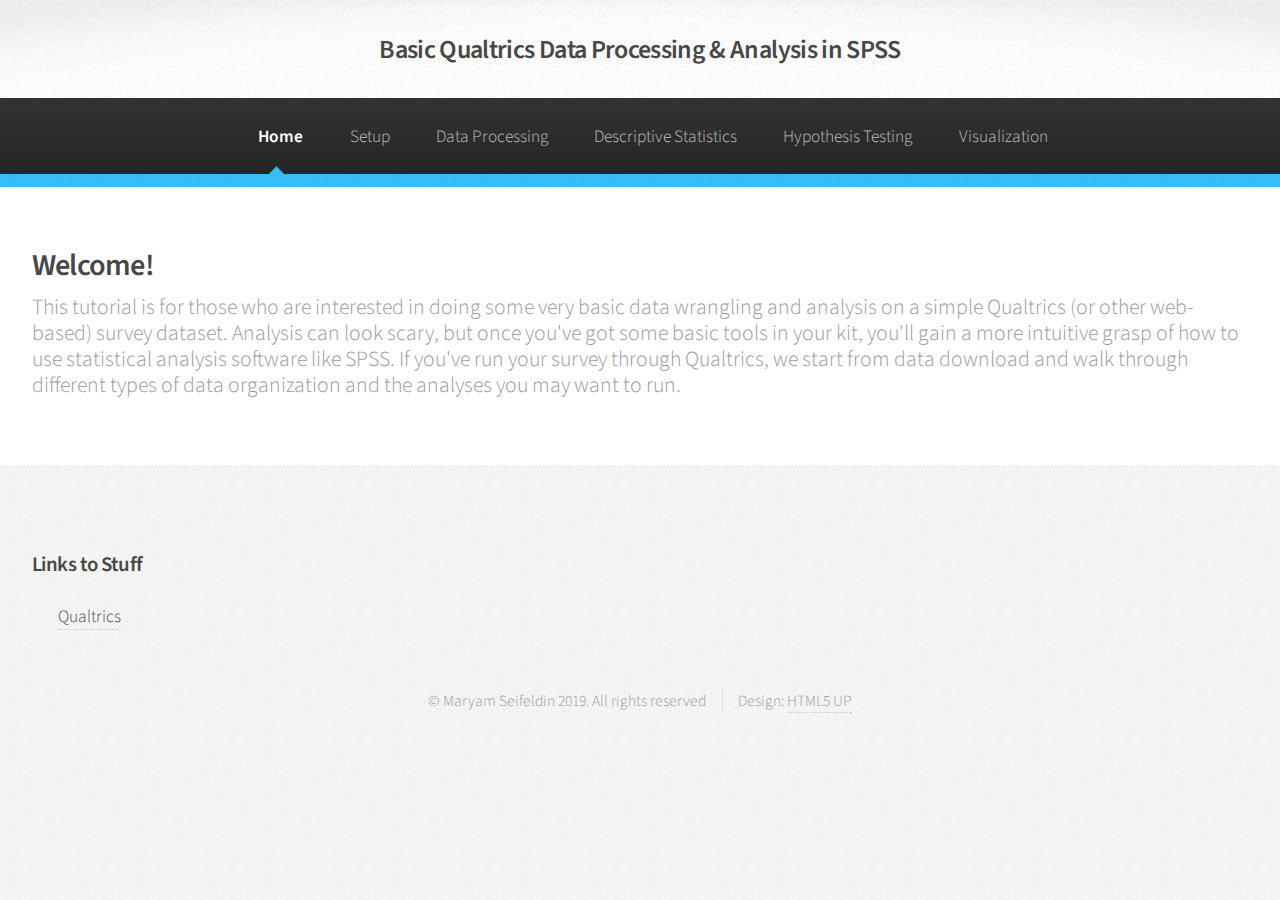
<file: index.html>
<!DOCTYPE HTML>
<!--
	Arcana by HTML5 UP
	html5up.net | @ajlkn
	Free for personal and commercial use under the CCA 3.0 license (html5up.net/license)
-->
<html>
	<head>
		<title>Qualtrics & SPSS</title>
		<meta charset="utf-8" />
		<meta name="viewport" content="width=device-width, initial-scale=1, user-scalable=no" />
		<link rel="stylesheet" href="assets/css/main.css" />
	</head>
	<body class="is-preload">
		<div id="page-wrapper">

			<!-- Header -->
				<div id="header">

					<!-- Logo -->
						<h1><a href="index.html" id="logo">Basic Qualtrics Data Processing & Analysis in SPSS</a></h1>

					<!-- Nav -->
						<nav id="nav">
							<ul>
								<li class="current"><a href="index.html">Home</a></li>
								<li>
									<a href="setup.html">Setup</a>
									<ul>
										<li><a href="setup.html#download_data">Download Data</a></li>
										<li><a href="setup.html#data_orientation">Data Orientation</a></li>
									</ul>
								</li>
								<li><a href="dataprocessing.html">Data Processing</a>
									<ul>
										<li><a href="dataprocessing.html#condense_columns">Condensing Columns</a></li>
										<li><a href="dataprocessing.html#new_columns">New Columns</a></li>
										<li><a href="dataprocessing.html#reverse_coding">Reverse Coding</a></li>
										<li><a href="dataprocessing.html#internal_reliability">Internal Reliability</a></li>
									</ul>
								</li>
								<li><a href="descriptivestats.html">Descriptive Statistics</a>
									<ul>
										<li><a href="descriptivestats.html#calculations">Calculations</a></li>
										<li><a href="descriptivestats.html#frequency">Frequency</a></li>
									</ul>
								</li>
								<li><a href="hypothesistesting.html">Hypothesis Testing</a>
									<ul>
										<li><a href="hypothesistesting.html#variables">Types of Variables</a></li>
										<li><a href="hypothesistesting.html#decision_tree">Analysis Decision Tree</a></li>
										<li><a href="hypothesistesting.html#correlation">Correlations</a></li>
										<li><a href="hypothesistesting.html#t_test">T-tests</a></li>
										<li><a href="hypothesistesting.html#anova">ANOVAs</a></li>
									</ul>
								</li>
								<li><a href="visualization.html">Visualization</a>
									<ul>
										<li><a href="visualization.html#histograms">Histograms</a></li>
										<li><a href="visualization.html#scatterplots">Scatter Plots</a></li>
									</ul>
								</li>	
							</ul>
						</nav>

				</div>

			<!-- Main -->
				<section class="wrapper style1">
					<div class="container">
						<div id="content">

							<!-- Content -->

								<article>
									<header>
										<h2>Welcome!</h2>
										<p>This tutorial is for those who are interested in doing some very basic data wrangling and analysis on a simple Qualtrics (or other web-based) survey dataset. Analysis can look scary, but once you've got some basic tools in your kit, you'll gain a more intuitive grasp of how to use statistical analysis software like SPSS. If you've run your survey through Qualtrics, we start from data download and walk through different types of data organization and the analyses you may want to run.</p>
									</header>


								</article>

						</div>
					</div>
				</section>

			<!-- Footer -->
				<div id="footer">
					<div class="container">
						<div class="row">
							<section class="col6 col-6-narrower col-12-mobilep">
								<h3>Links to Stuff</h3>
								<ul class="footerlinks">
									<li><a href="#">Qualtrics</a></li>
								</ul>
							</section>
						</div>
					</div>


					<!-- Copyright -->
						<div class="copyright">
							<ul class="menu">
								<li>&copy; Maryam Seifeldin 2019. All rights reserved</li><li>Design: <a href="http://html5up.net">HTML5 UP</a></li>
							</ul>
						</div>

				</div>

		</div>

		<!-- Scripts -->
			<script src="assets/js/jquery.min.js"></script>
			<script src="assets/js/jquery.dropotron.min.js"></script>
			<script src="assets/js/browser.min.js"></script>
			<script src="assets/js/breakpoints.min.js"></script>
			<script src="assets/js/util.js"></script>
			<script src="assets/js/main.js"></script>

	</body>
</html>
</file>
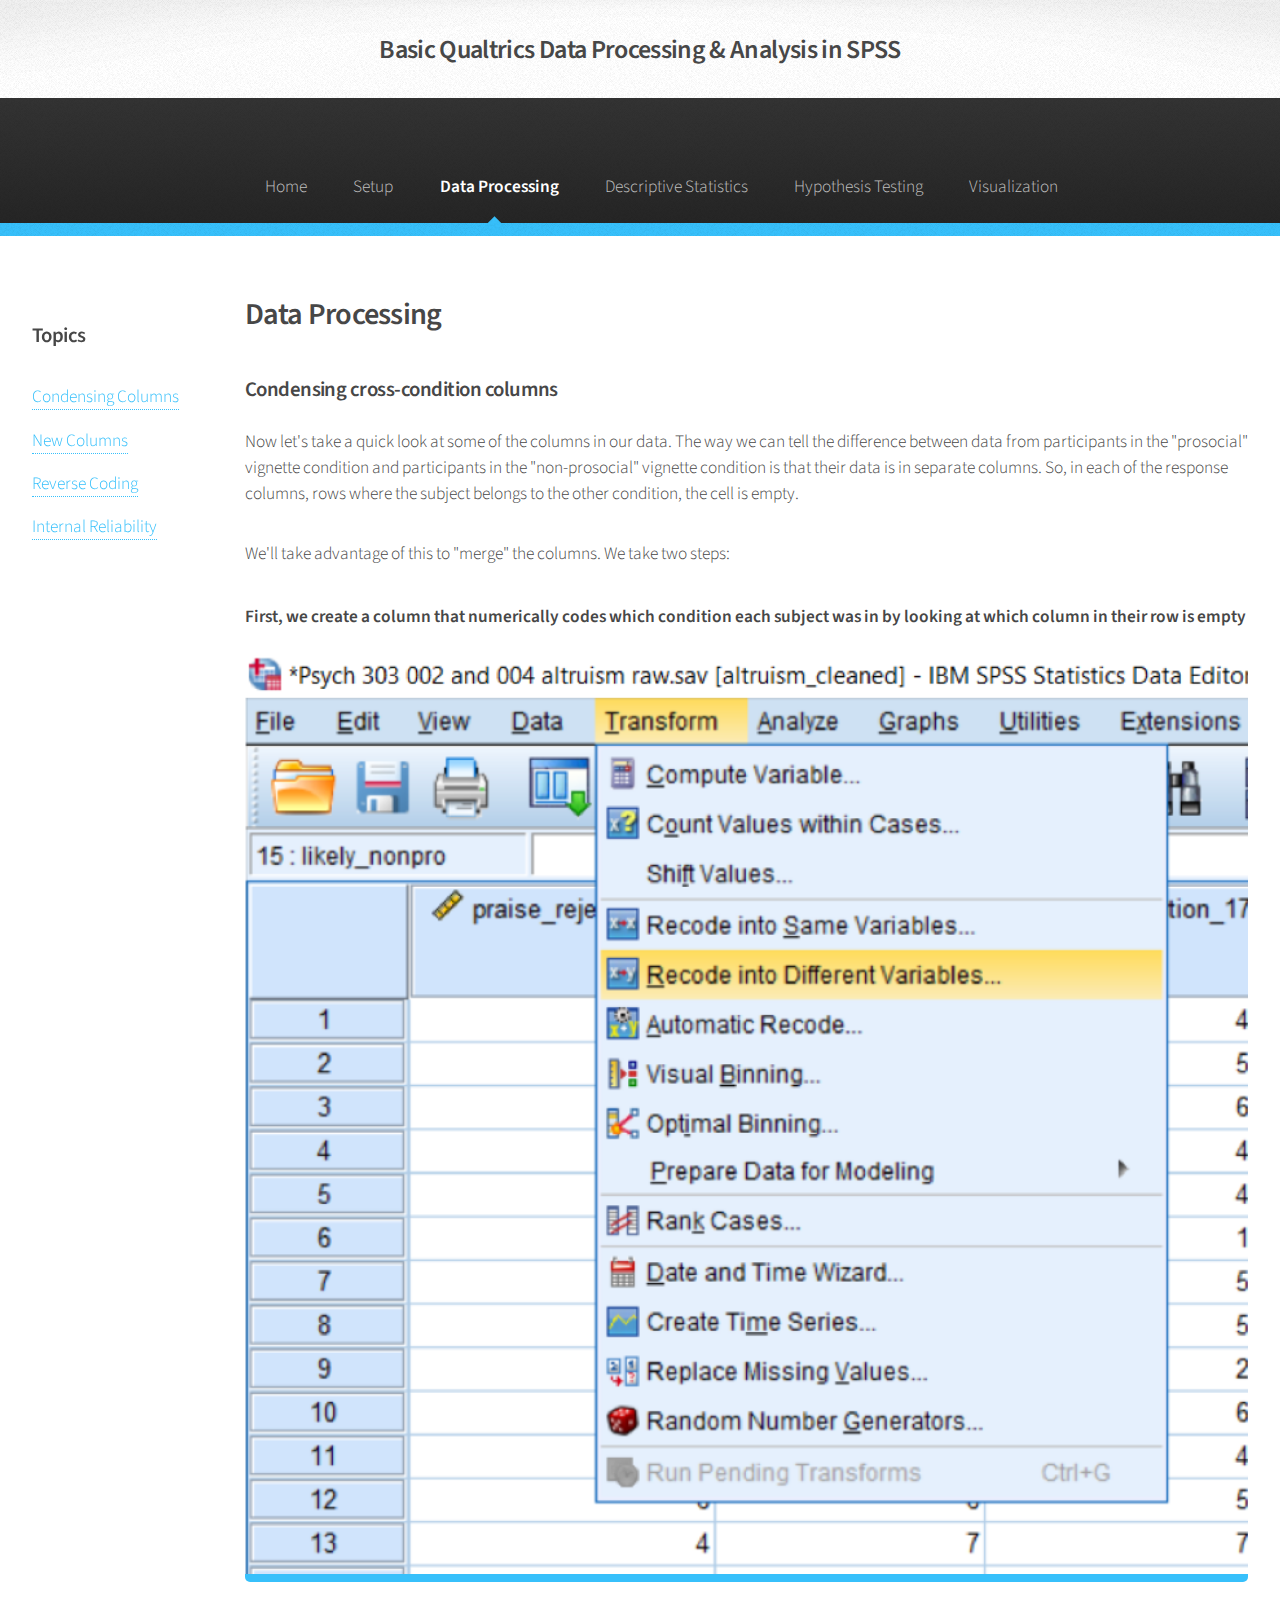
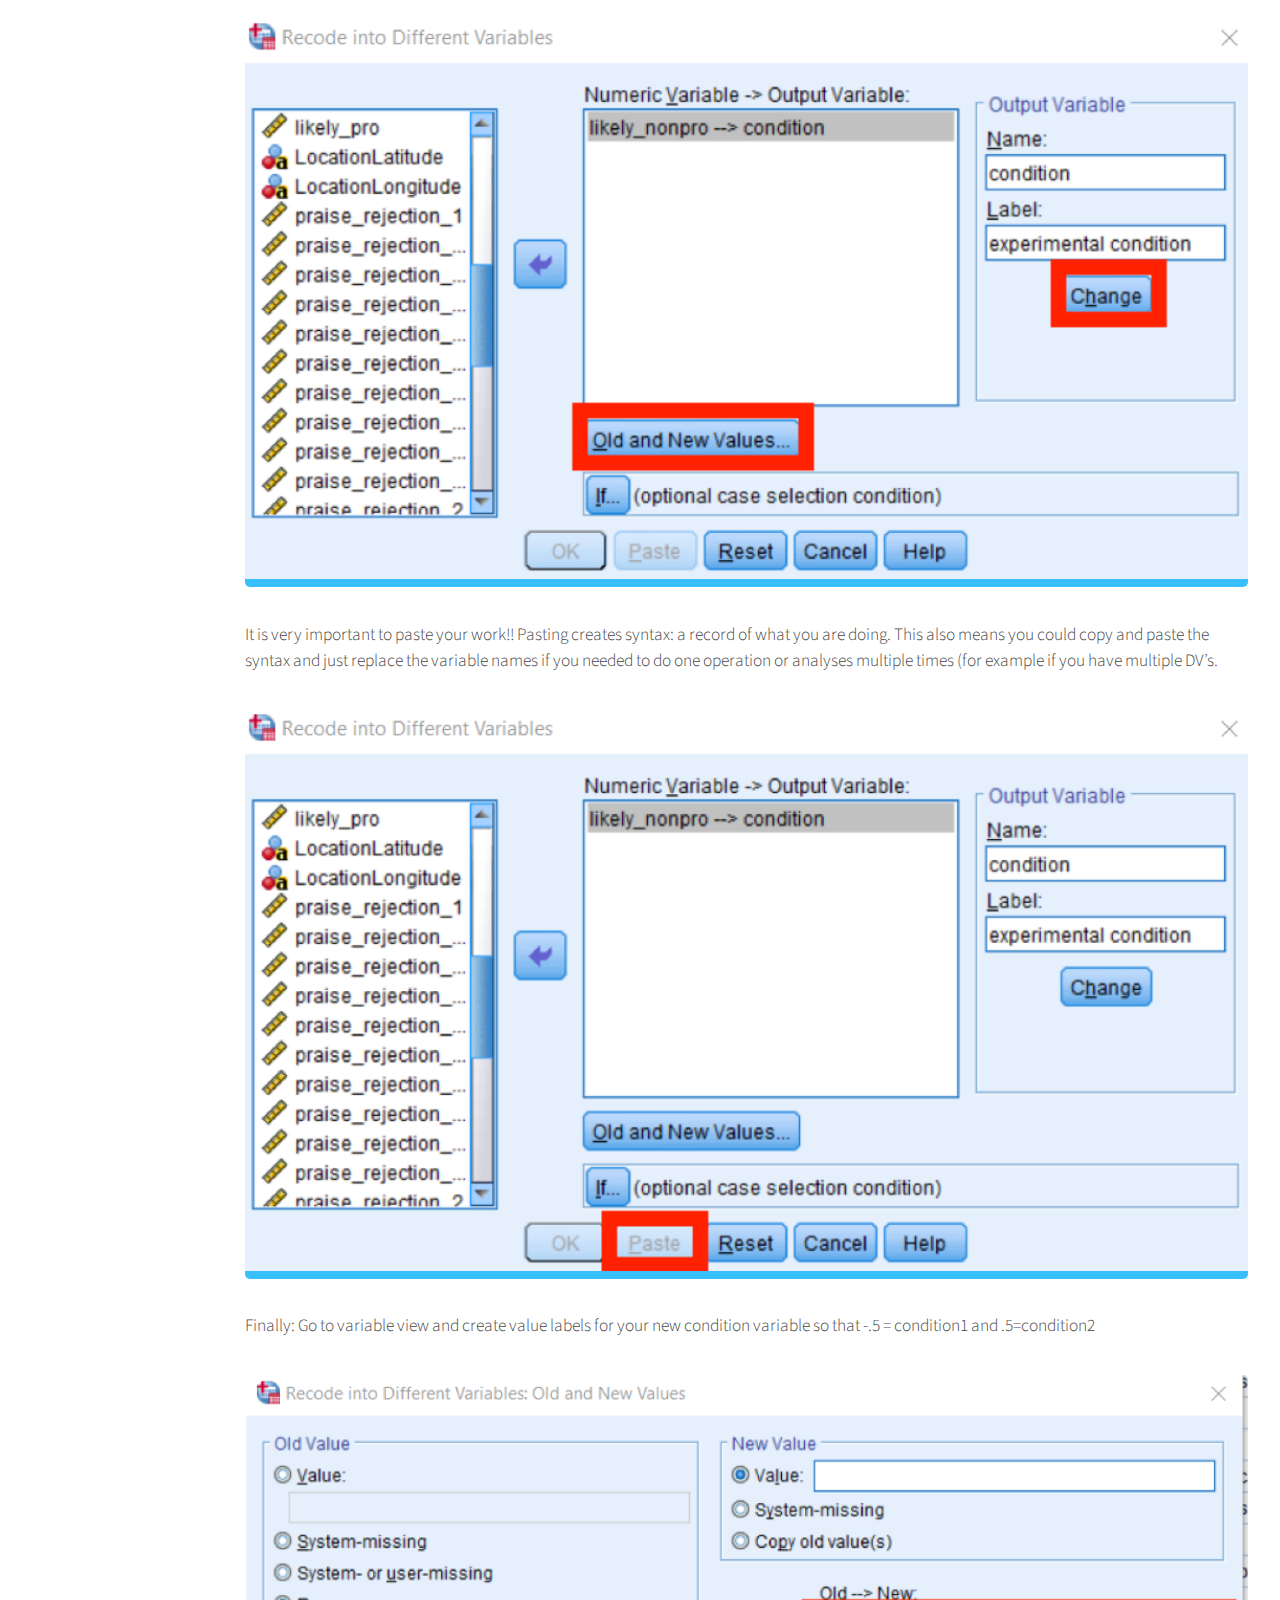
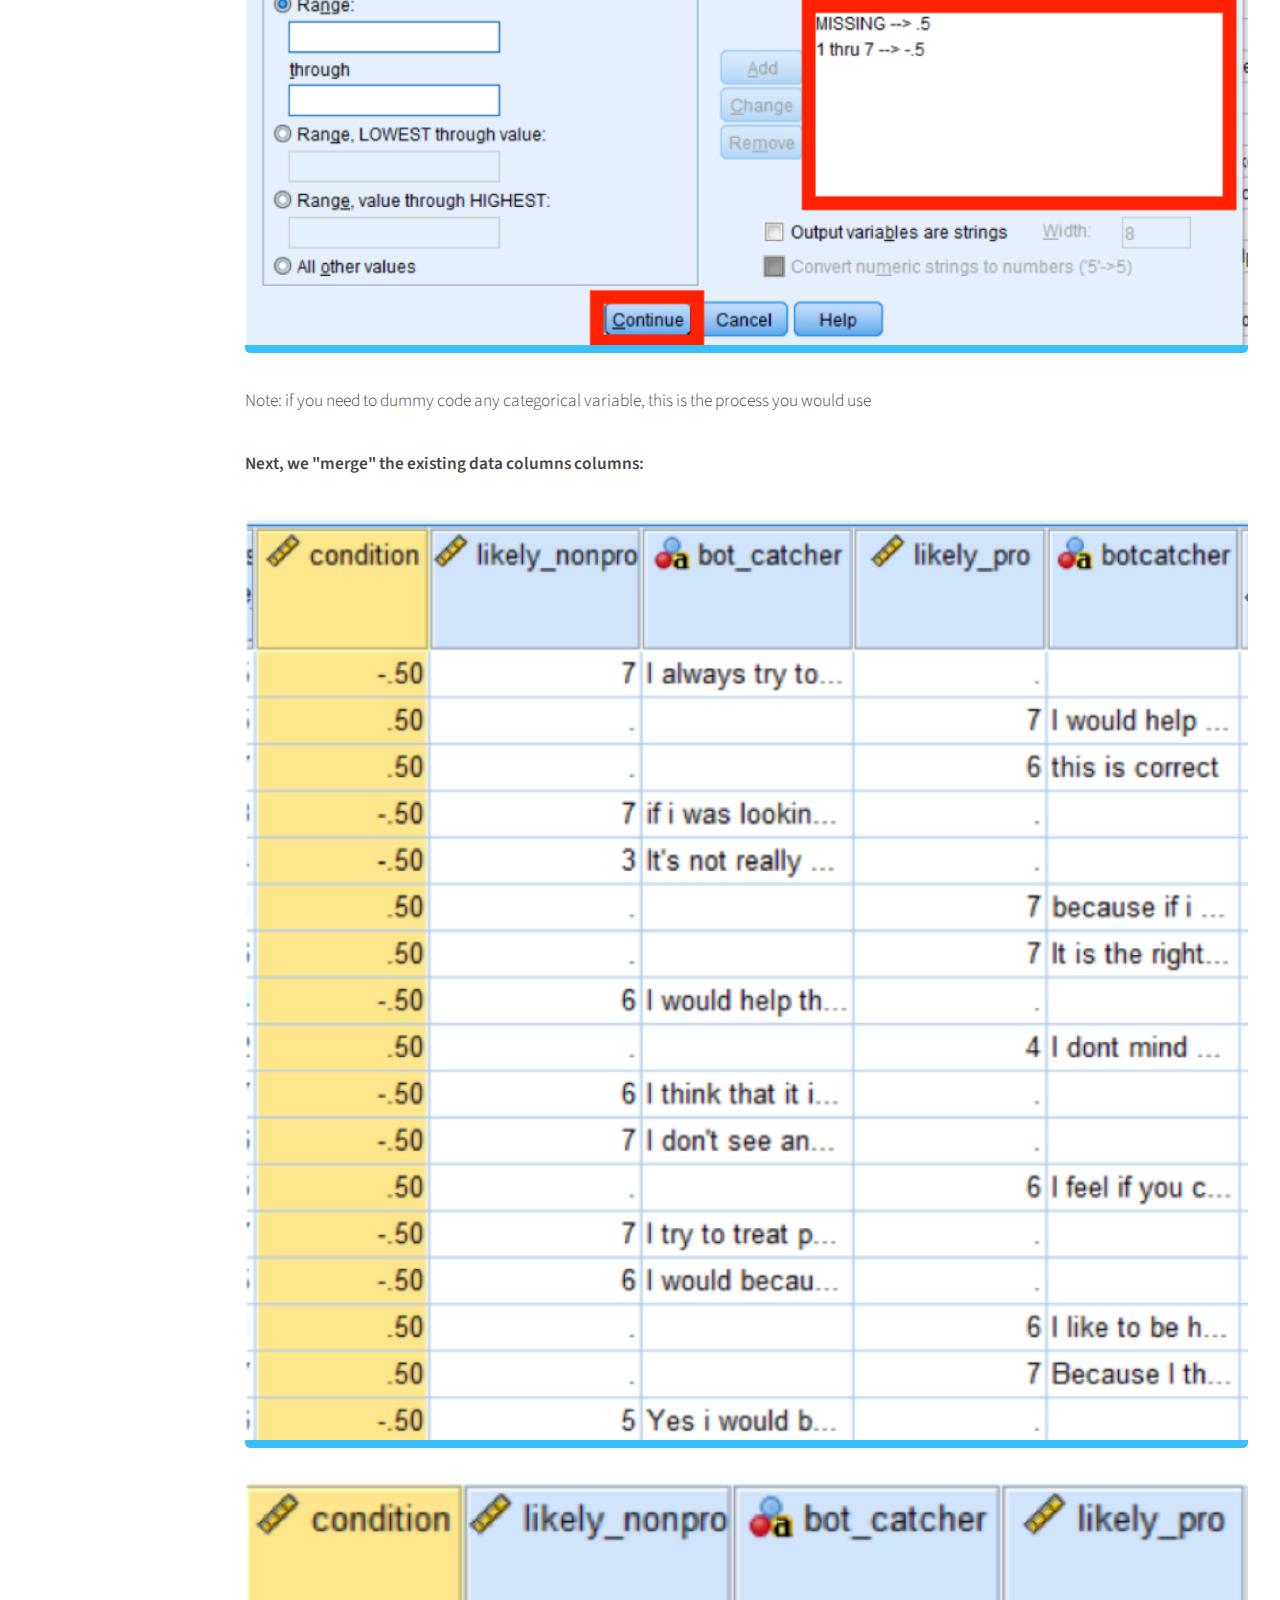
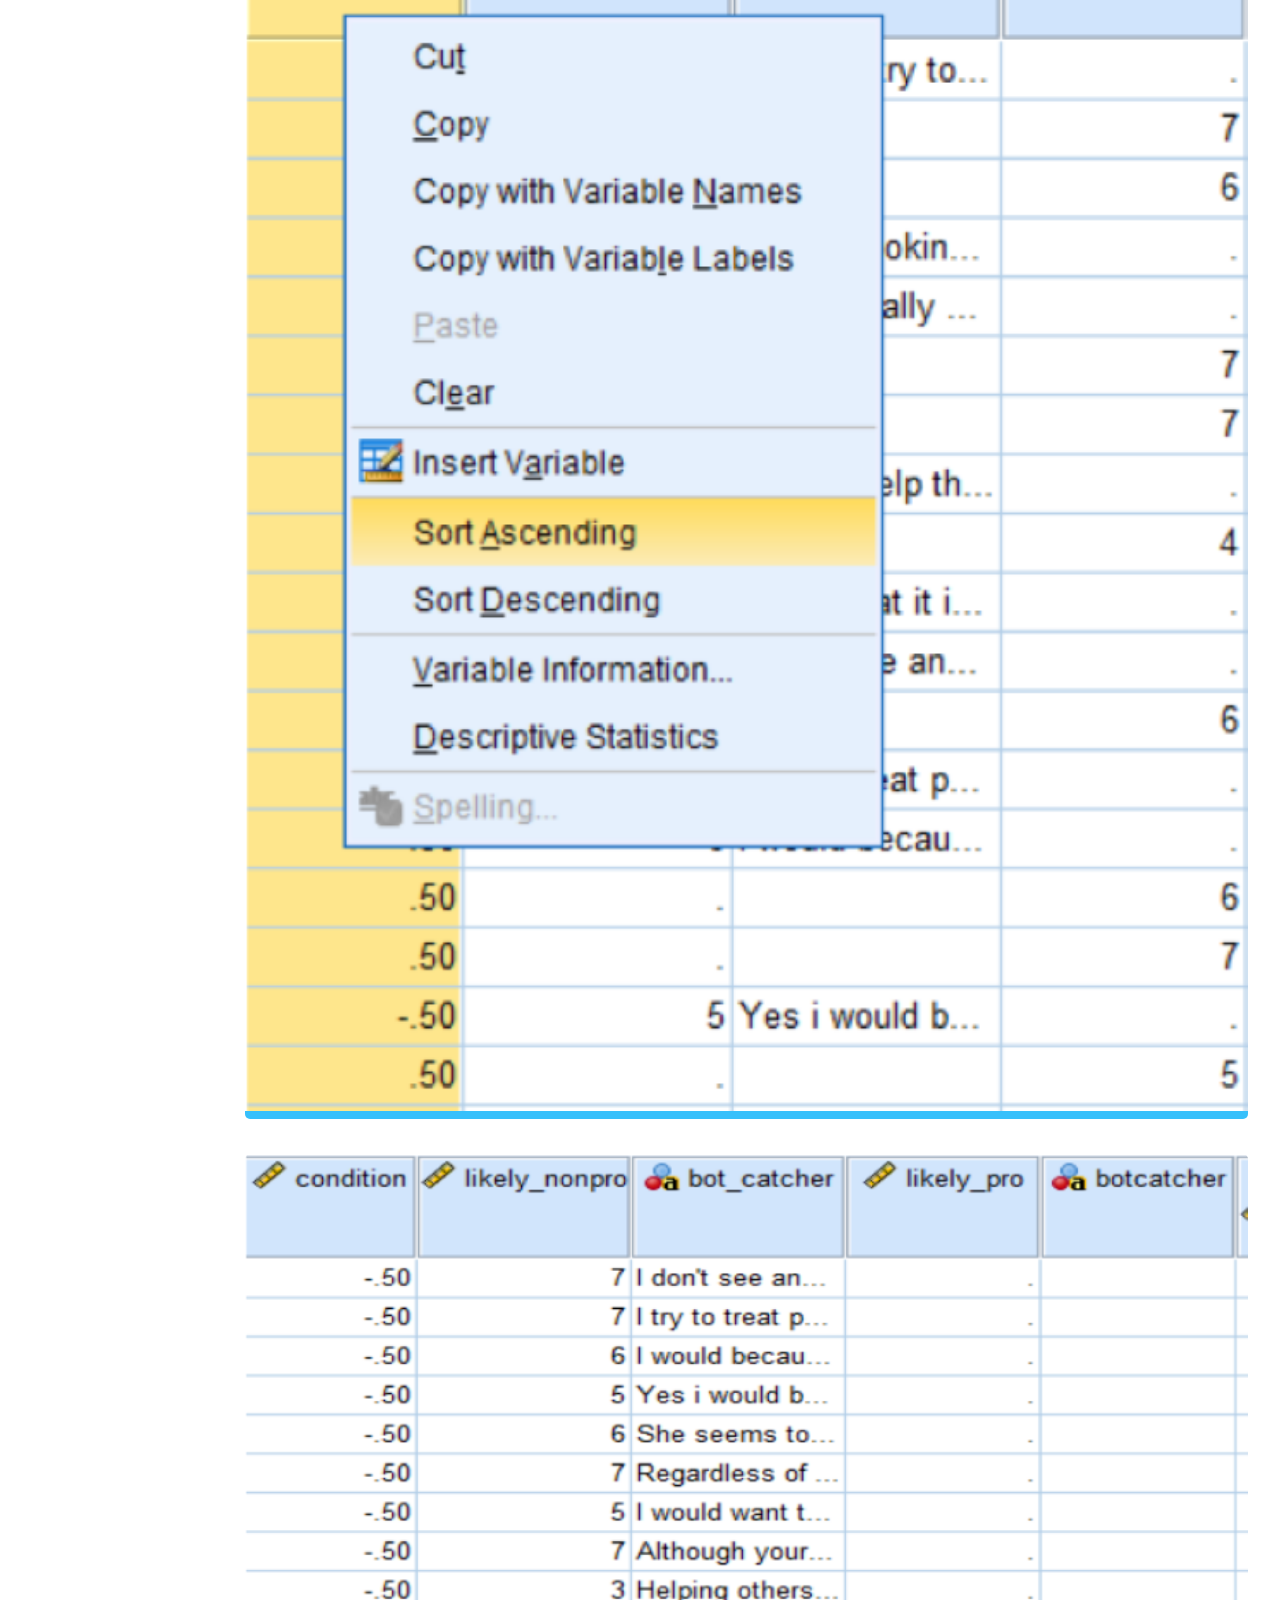
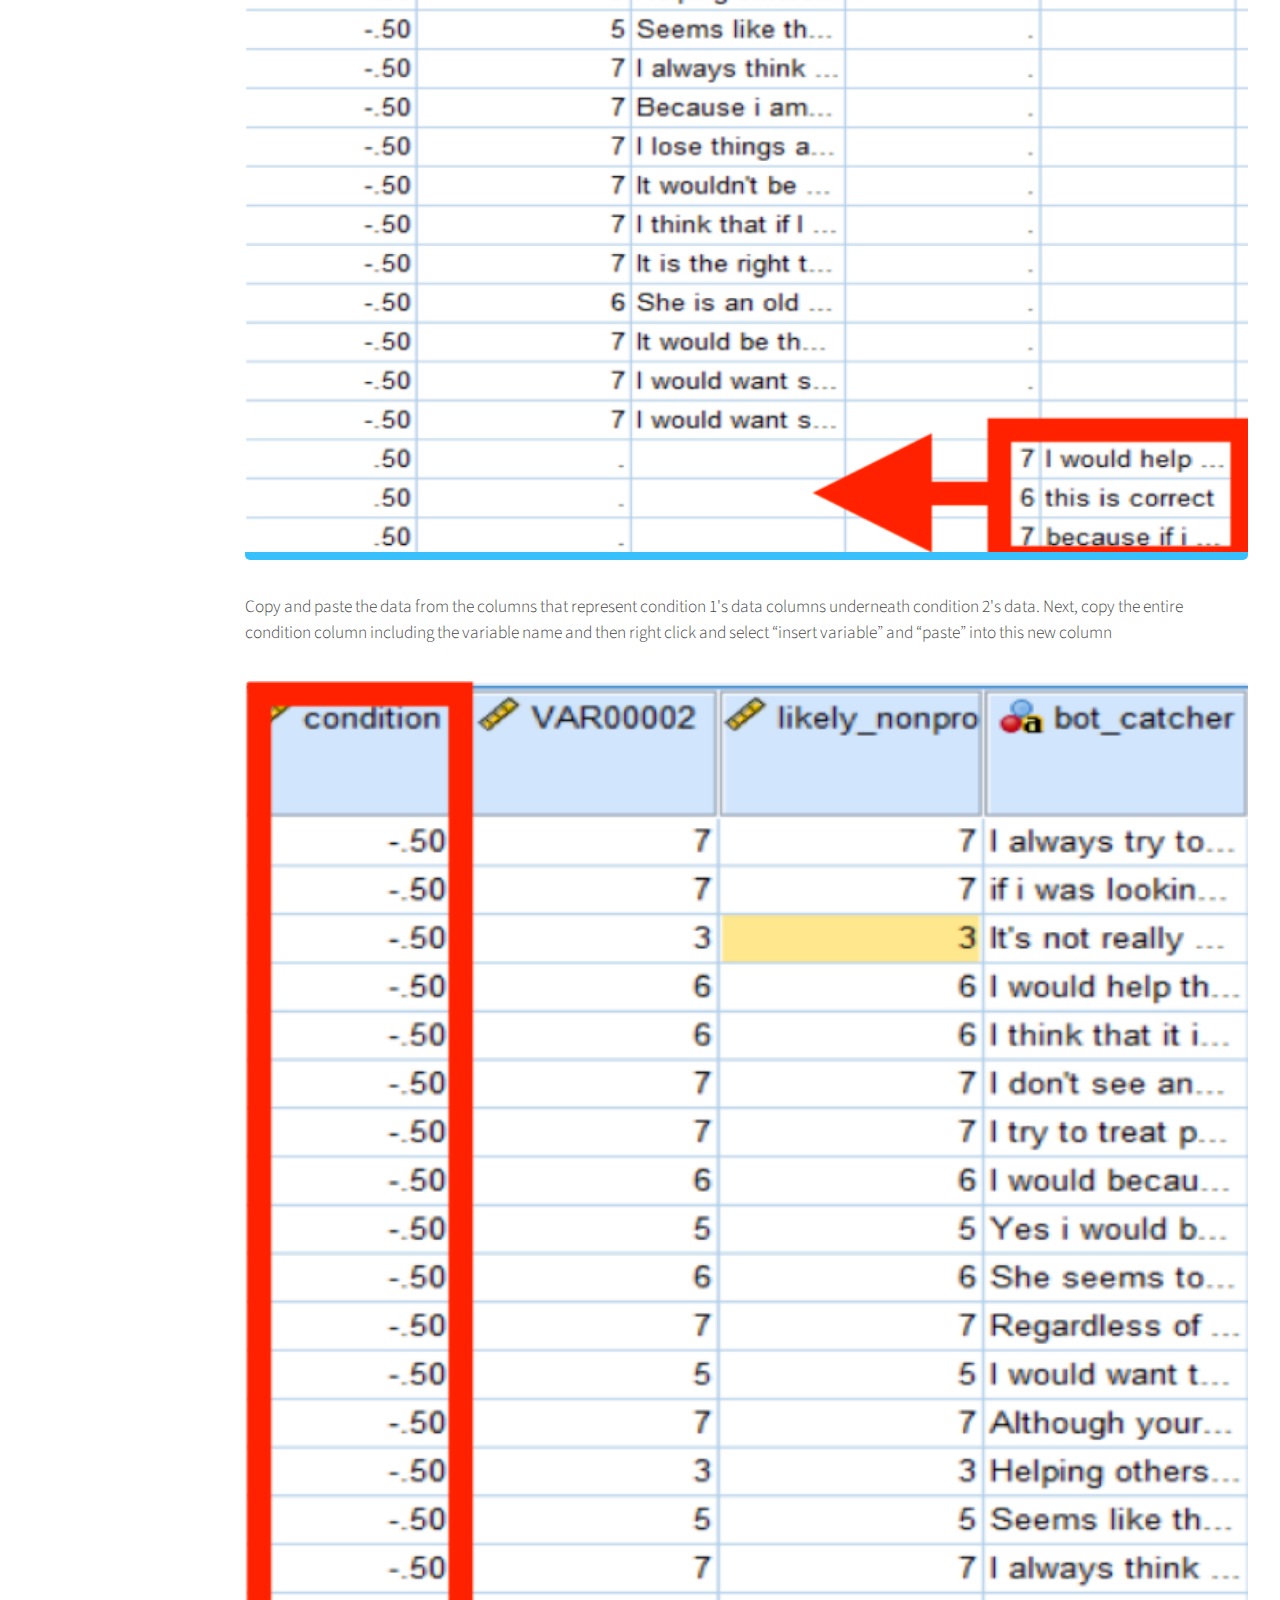
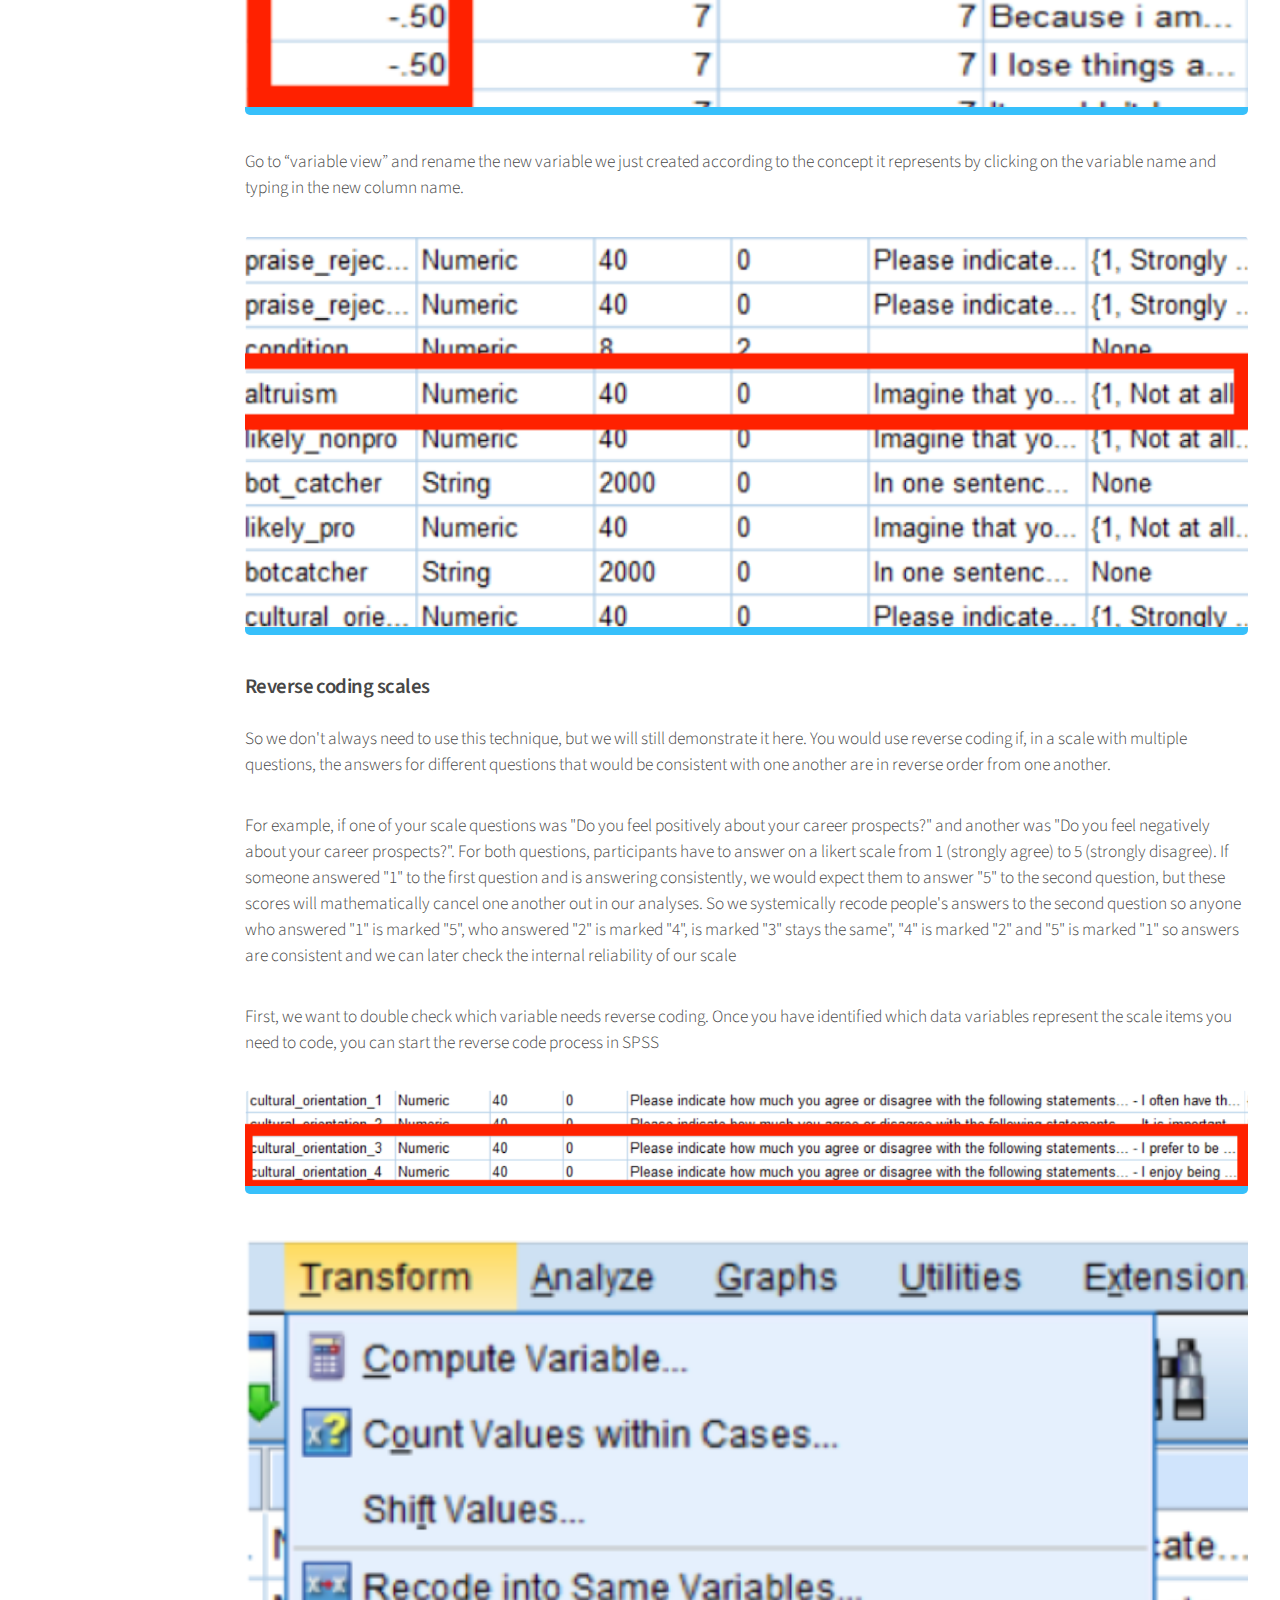
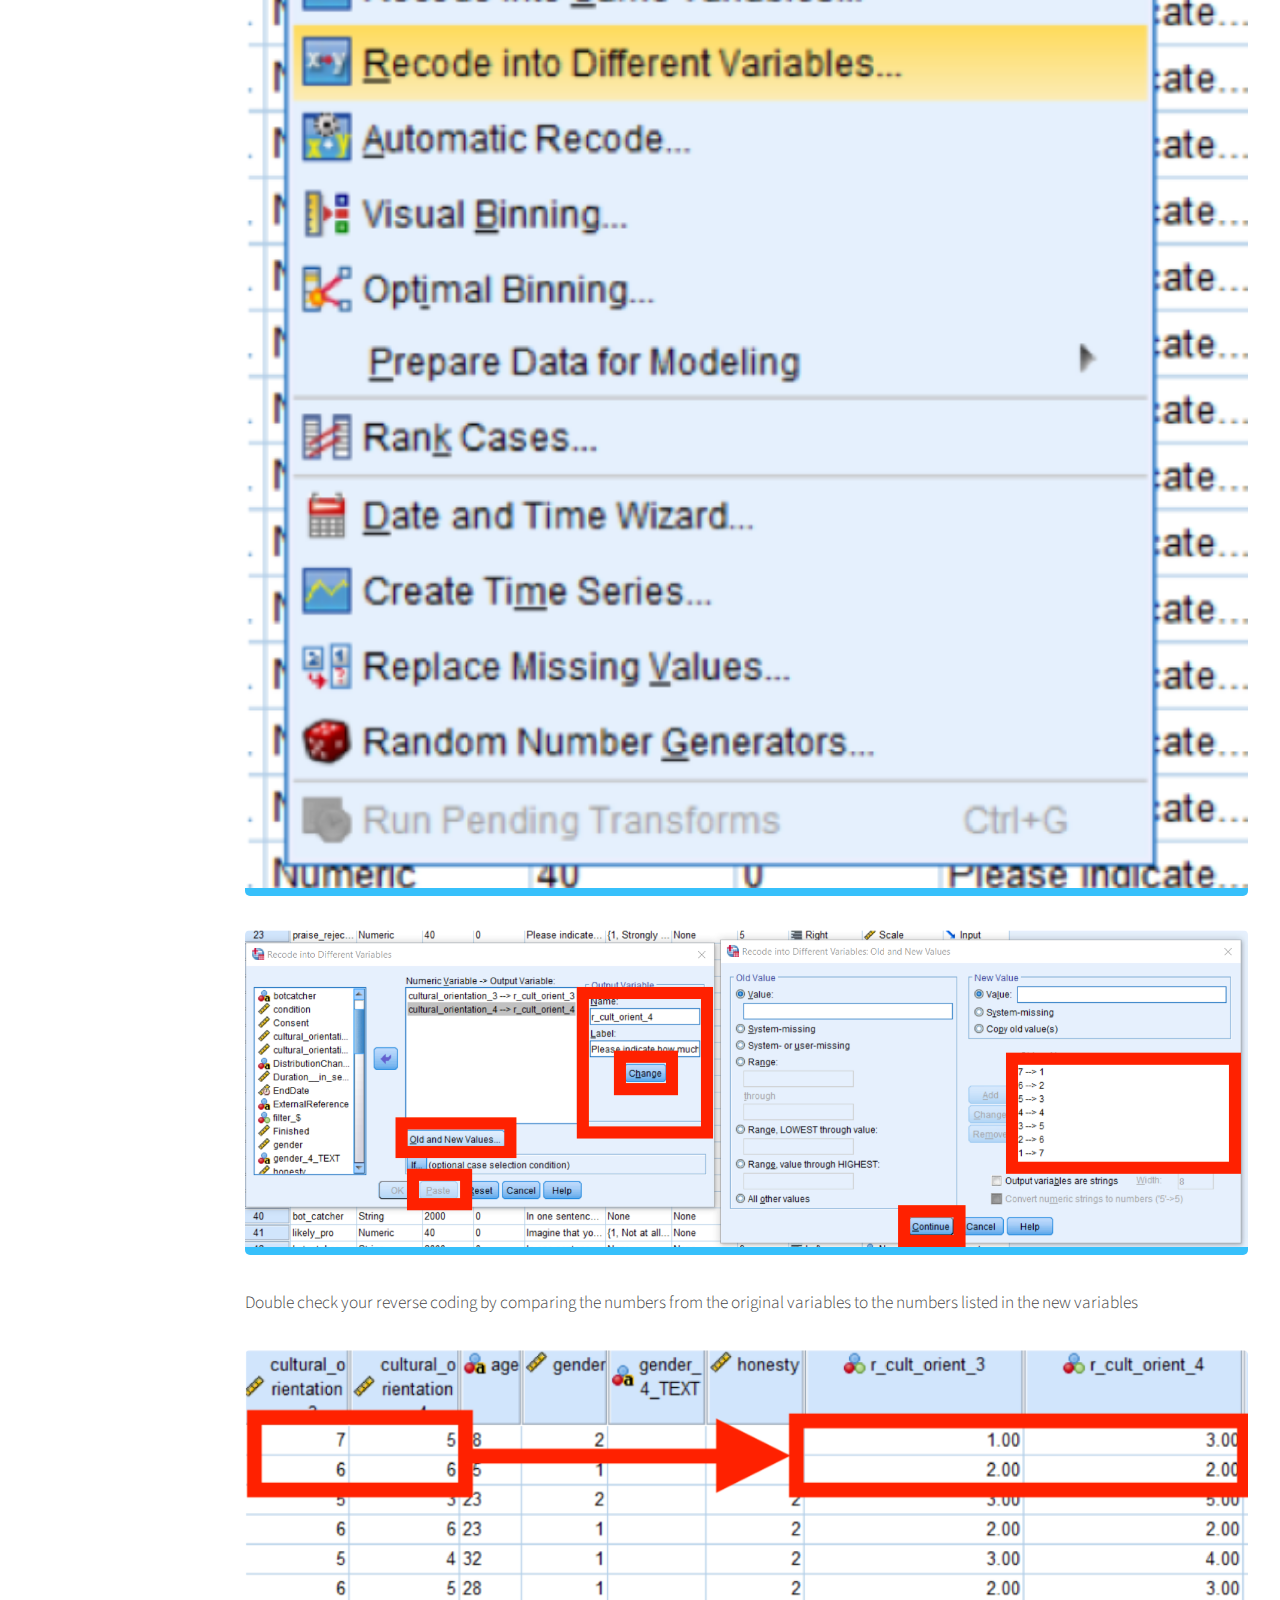
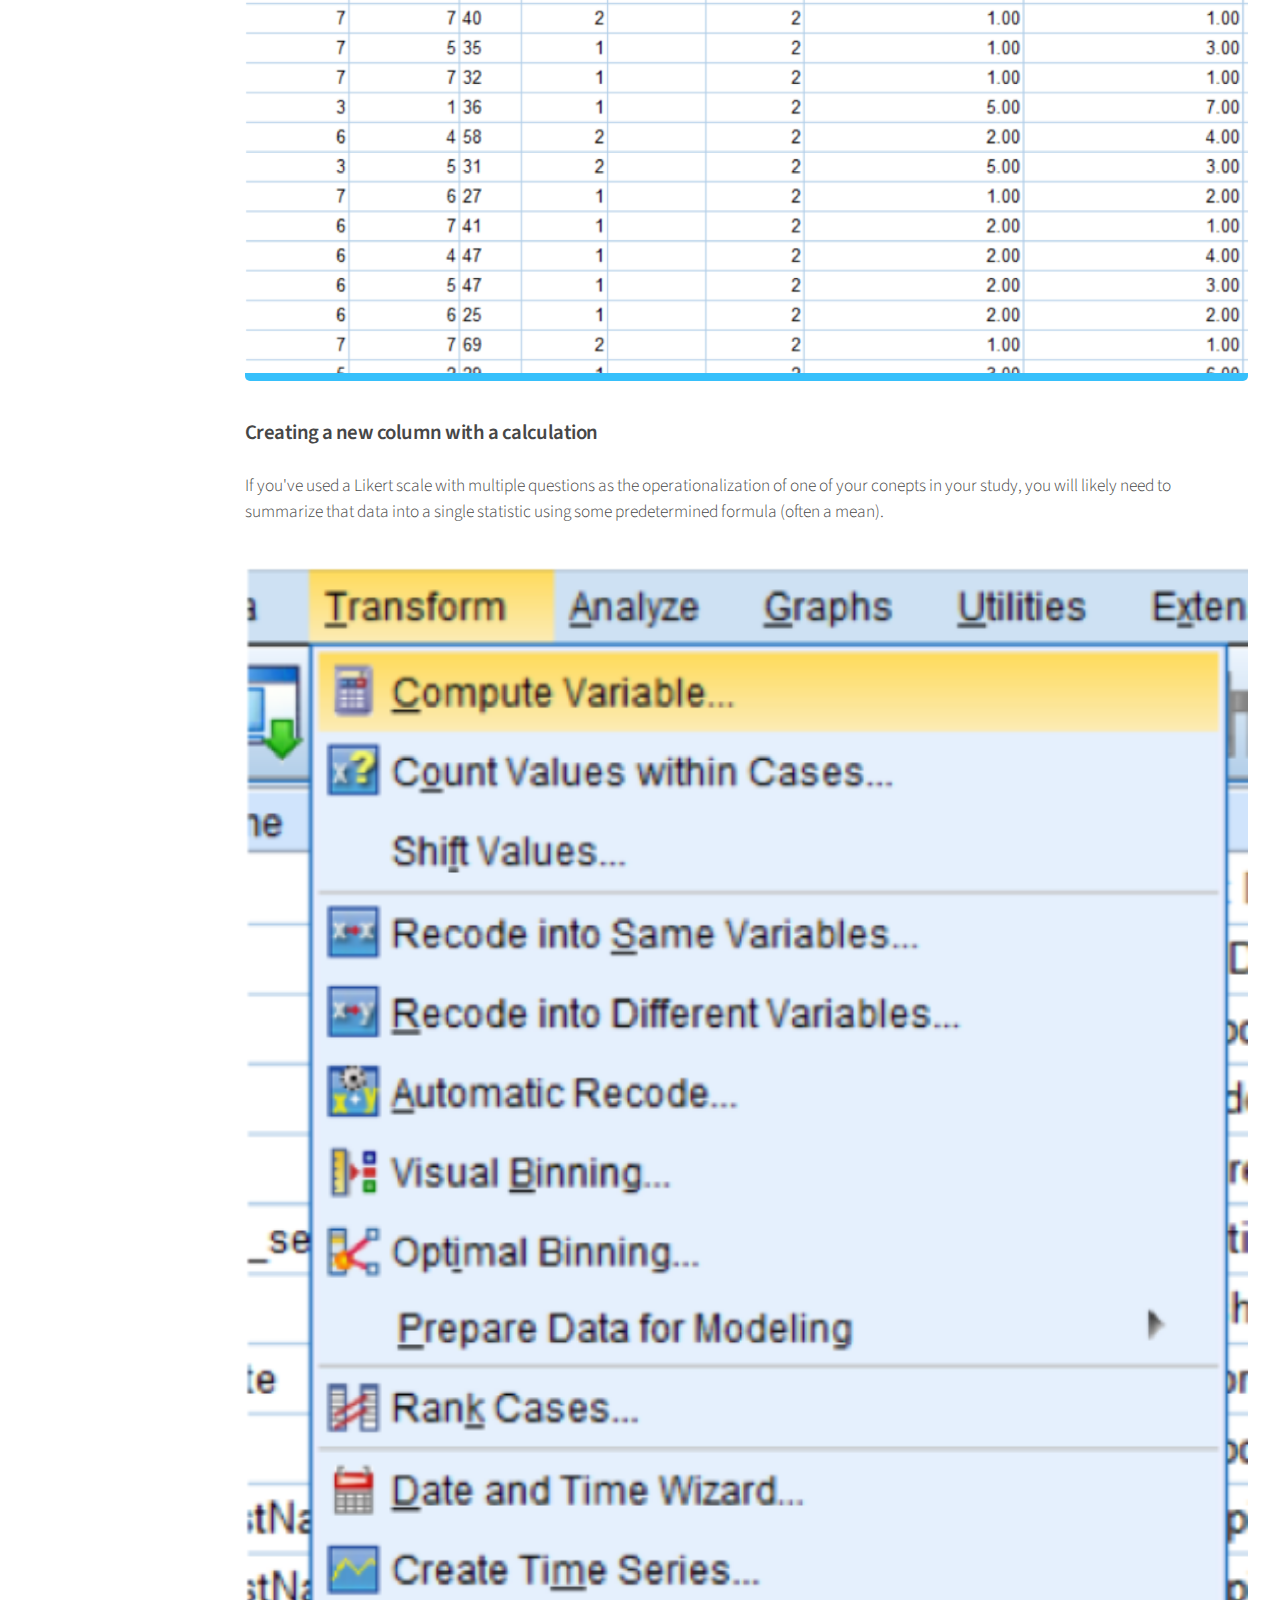
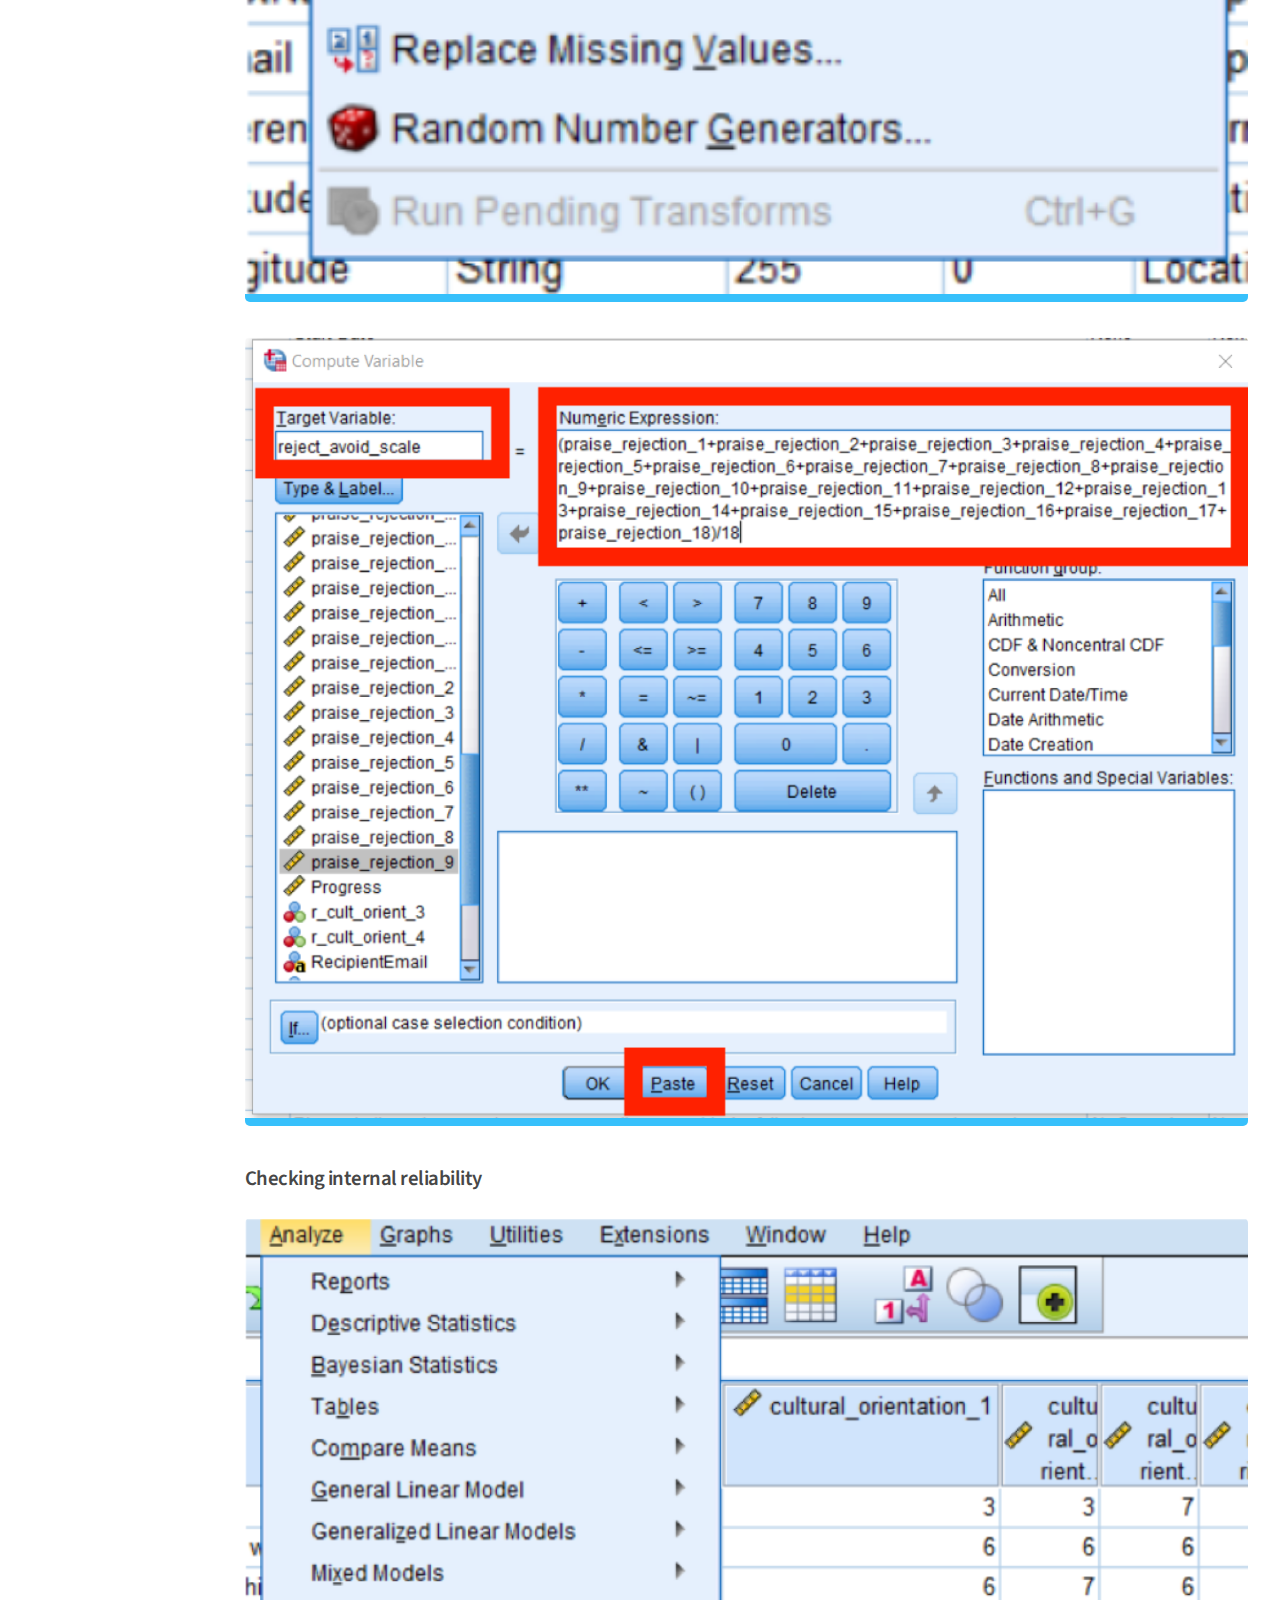
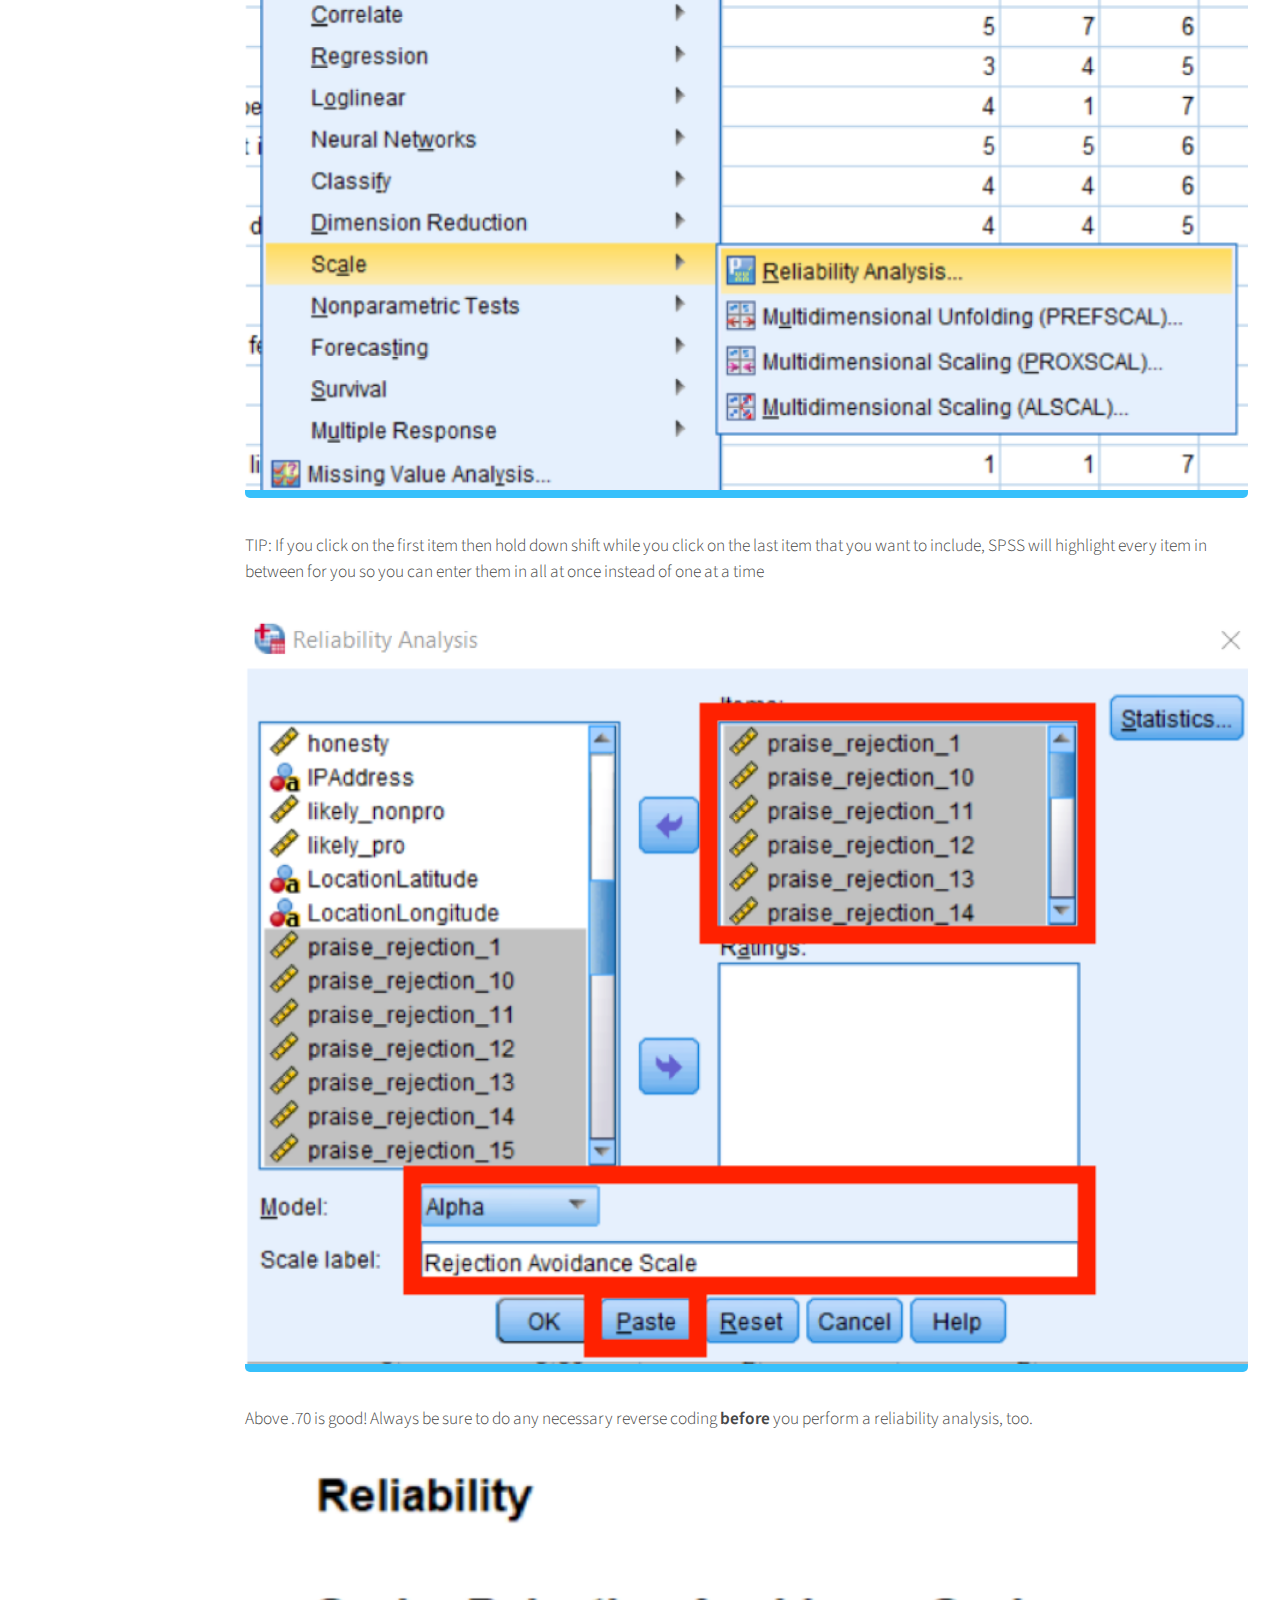
<file: dataprocessing.html>
<!DOCTYPE HTML>
<!--
	Arcana by HTML5 UP
	html5up.net | @ajlkn
	Free for personal and commercial use under the CCA 3.0 license (html5up.net/license)
-->
<html>
	<head>
		<title>Qualtrics & SPSS</title>
		<meta charset="utf-8" />
		<meta name="viewport" content="width=device-width, initial-scale=1, user-scalable=no" />
		<link rel="stylesheet" href="assets/css/main.css" />
	</head>
	<body class="is-preload">
		<div id="page-wrapper">

			<!-- Header -->
				<div id="header">

					<!-- Logo -->
						<h1><a href="index.html" id="logo">Basic Qualtrics Data Processing & Analysis in SPSS</h1>

					<!-- Nav -->
						<nav id="nav">
							<ul>
								<li><a href="index.html">Home</a></li>
								<li>
									<a href="setup.html">Setup</a>
									<ul>
										<li><a href="setup.html#download_data">Download Data</a></li>
										<li><a href="setup.html#data_orientation">Data Orientation</a></li>
									</ul>
								</li>
								<li class="current"><a href="dataprocessing.html">Data Processing</a>
									<ul>
										<li><a href="#condense_columns">Condensing Columns</a></li>
										<li><a href="#new_columns">New Columns</a></li>
										<li><a href="#reverse_coding">Reverse Coding</a></li>
										<li><a href="#internal_reliability">Internal Reliability</a></li>
									</ul>
								</li>
								<li><a href="descriptivestats.html">Descriptive Statistics</a>
									<ul>
										<li><a href="descriptivestats.html#calculations">Calculations</a></li>
										<li><a href="descriptivestats.html#frequency">Frequency</a></li>
									</ul>
								</li>
								<li><a href="hypothesistesting.html">Hypothesis Testing</a>
									<ul>
										<li><a href="hypothesistesting.html#variables">Types of Variables</a></li>
										<li><a href="hypothesistesting.html#decision_tree">Analysis Decision Tree</a></li>
										<li><a href="hypothesistesting.html#correlation">Correlations</a></li>
										<li><a href="hypothesistesting.html#t_test">T-tests</a></li>
										<li><a href="hypothesistesting.html#anova">ANOVAs</a></li>		
									</ul>
								</li>
								<li><a href="visualization.html">Visualization</a>
									<ul>
										<li><a href="visualization.html#histograms">Histograms</a></li>
										<li><a href="visualization.html#scatterplots">Scatter Plots</a></li>
									</ul>
								</li>	
							</ul>
						</nav>

				</div>

			<!-- Main -->
				<section class="wrapper style1">
					<div class="container">
						<div class="row gtr-200">
							<div class="col-2 col-12-narrower">
								<div class="sidebar" id="sidebar">

									<!-- Sidebar -->

										<section>
											<h3>Topics</h3>
											<ul class="links">
												<li><a href="#condense_columns">Condensing Columns</a></li>
												<li><a href="#new_columns">New Columns</a></li>
												<li><a href="#reverse_coding">Reverse Coding</a></li>
												<li><a href="#internal_reliability">Internal Reliability</a></li>
											</ul>
<!-- 											<footer>
												<a href="#" class="button">Continue Reading</a>
											</footer> -->
										</section>


								</div>
							</div>
							<div class="col-10  col-12-narrower imp-narrower">
								<div id="content">

									<!-- Content -->

										<article>
											<header>
												<h2>Data Processing</h2>
											</header>

											<!-- <span class="image featured"><img src="images/banner.jpg" alt="" /></span> -->

											<h3 id="condense_columns">Condensing cross-condition columns</h3>
											

											<p>Now let's take a quick look at some of the columns in our data. The way we can tell the difference between data from participants in the "prosocial" vignette condition and participants in the "non-prosocial" vignette condition is that their data is in separate columns. So, in each of the response columns, rows where the subject belongs to the other condition, the cell is empty.</p>

											<p>We'll take advantage of this to "merge" the columns. We take two steps:</p>

											<h4>First, we create a column that numerically codes which condition each subject was in by looking at which column in their row is empty</h4>

											<span class="image featured"><img src="images/conditionvar1.png" alt="" /></span>
											<span class="image featured"><img src="images/conditionvar2.png" alt="" /></span>

											<p>It is very important to paste your work!! Pasting creates syntax: a record of what you are doing. This also means you could copy and paste the syntax and just replace the variable names if you needed to do one operation or analyses multiple times (for example if you have multiple DV’s. 
											</p>

											<span class="image featured"><img src="images/conditionvar3.png" alt="" /></span>

											<p>Finally: Go to variable view and create value labels for your new condition variable so that -.5 = condition1 and .5=condition2</p>

											<span class="image featured"><img src="images/conditionvar4.png" alt="" /></span>

											<p>Note: if you need to dummy code any categorical variable, this is the process you would use</p>

											<h4>Next, we "merge" the existing data columns columns:</h4>

											<span class="image featured"><img src="images/condensevar1.png" alt="" /></span>
											<span class="image featured"><img src="images/condensevar2.png" alt="" /></span>
											<span class="image featured"><img src="images/condensevar3.png" alt="" /></span>
											<p>Copy and paste the data from the columns that represent condition 1's data columns underneath condition 2's data. Next, copy the entire condition column including the variable name and then right click and select “insert variable” and “paste” into this new column</p>
											<span class="image featured"><img src="images/condensevar4.png" alt="" /></span>
											<p>Go to “variable view” and rename the new variable we just created according to the concept it represents by clicking on the variable name and typing in the new column name.</p>
											<span class="image featured"><img src="images/condensevar5.png" alt="" /></span>

								
											<h3 id="reverse_coding">Reverse coding scales</h3>
											<p>So we don't always need to use this technique, but we will still demonstrate it here. You would use reverse coding if, in a scale with multiple questions, the answers for different questions that would be consistent with one another are in reverse order from one another.</p>
											<p>For example, if one of your scale questions was "Do you feel positively about your career prospects?" and another was "Do you feel negatively about your career prospects?". For both questions, participants have to answer on a likert scale from 1 (strongly agree) to 5 (strongly disagree). If someone answered "1" to the first question and is answering consistently, we would expect them to answer "5" to the second question, but these scores will mathematically cancel one another out in our analyses. So we systemically recode people's answers to the second question so anyone who answered "1" is marked "5", who answered "2" is marked "4", is marked "3" stays the same", "4" is marked "2" and "5" is marked "1" so answers are consistent and we can later check the internal reliability of our scale</p>

											<p>First, we want to double check which variable needs reverse coding. Once you have identified which data variables represent the scale items you need to code, you can start the reverse code process in SPSS</p>

											<span class="image featured"><img src="images/reversecode1.png" alt="" /></span>
											<span class="image featured"><img src="images/reversecode2.png" alt="" /></span>
											<span class="image featured"><img src="images/reversecode3.png" alt="" /></span>

											<p>Double check your reverse coding by comparing the numbers from the original variables to the numbers listed in the new variables</p>
											<span class="image featured"><img src="images/reversecode4.png" alt="" /></span>




											<h3 id="new_columns">Creating a new column with a calculation</h3>
											<p>If you've used a Likert scale with multiple questions as the operationalization of one of your conepts in your study, you will likely need to summarize that data into a single statistic using some predetermined formula (often a mean).</p>

											<span class="image featured"><img src="images/newcol1.png" alt="" /></span>
											<span class="image featured"><img src="images/newcol2.png" alt="" /></span>

											<h3 id="internal_reliability">Checking internal reliability</h3>

											

											<span class="image featured"><img src="images/reliability1.png" alt="" /></span>

											<p>TIP: If you click on the first item then hold down shift while you click on the last item that you want to include, SPSS will highlight every item in between for you so you can enter them in all at once instead of one at a time</p>
											<span class="image featured"><img src="images/reliability2.png" alt="" /></span>
											<p>Above .70 is good! Always be sure to do any necessary reverse coding <b>before</b> you perform a reliability analysis, too.</p>
											<span class="image featured"><img src="images/reliability3.png" alt="" /></span>


											<!-- <h3 id="dummy_coding">Grouping variable levels & dummy coding</h3>
											<p>You may want to take a continuous variable and code it as a categorical variable for your analysis in order for it to make more intuitive sense.</p>

											<span class="image featured"><img src="images/banner.jpg" alt="" /></span>
											
											<p>Conversely, some analyses may necessitate that categorical data be represented with numerical information. We do this by separating the data levels of a particular variable into separate, numerically represented data columns. In this example, we parse out the categorical age ranges we created with data grouping above into numerical dummy columns. Note that we're still representing the categories, not the specific ages of participants.</p>

											<span class="image featured"><img src="images/banner.jpg" alt="" /></span>
 -->
											<h3>Now our data is ready for analysis. <a href="descriptivestats.html">Let's start with the descriptives</a></h3>
										</article>

								</div>
							</div>
						</div>
					</div>
				</section>

			<!-- Footer -->
				<div id="footer">
					<div class="container">
						<div class="row">
							<section class="col6 col-6-narrower col-12-mobilep">
								<h3>Links to Stuff</h3>
								<ul class="footerlinks">
									<li><a href="#">Qualtrics</a></li>
								</ul>
							</section>
						</div>
					</div>


					<!-- Copyright -->
						<div class="copyright">
							<ul class="menu">
								<li>&copy; Maryam Seifeldin 2019. All rights reserved</li><li>Design: <a href="http://html5up.net">HTML5 UP</a></li>
							</ul>
						</div>

				</div>

		</div>

		<!-- Scripts -->
			<script src="assets/js/jquery.min.js"></script>
			<script src="assets/js/jquery.dropotron.min.js"></script>
			<script src="assets/js/browser.min.js"></script>
			<script src="assets/js/breakpoints.min.js"></script>
			<script src="assets/js/util.js"></script>
			<script src="assets/js/main.js"></script>

	</body>
</html>
</file>
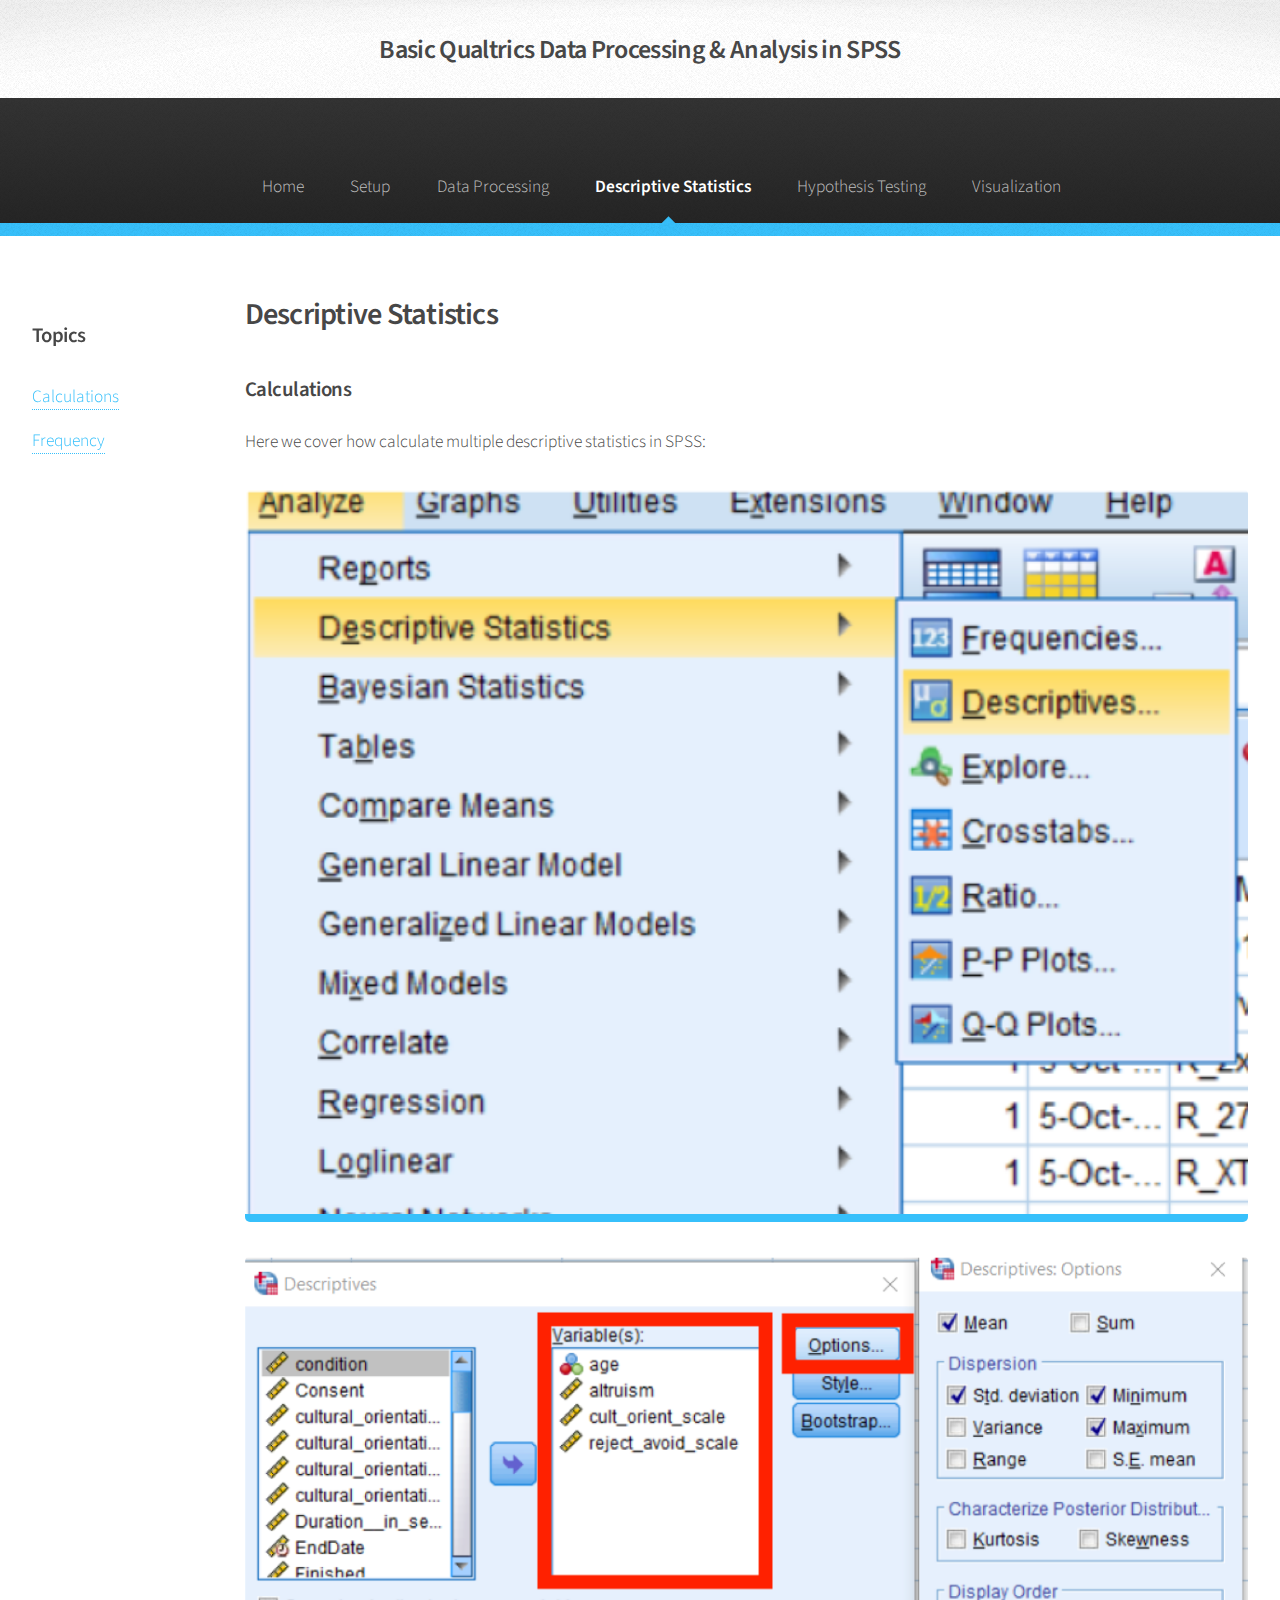
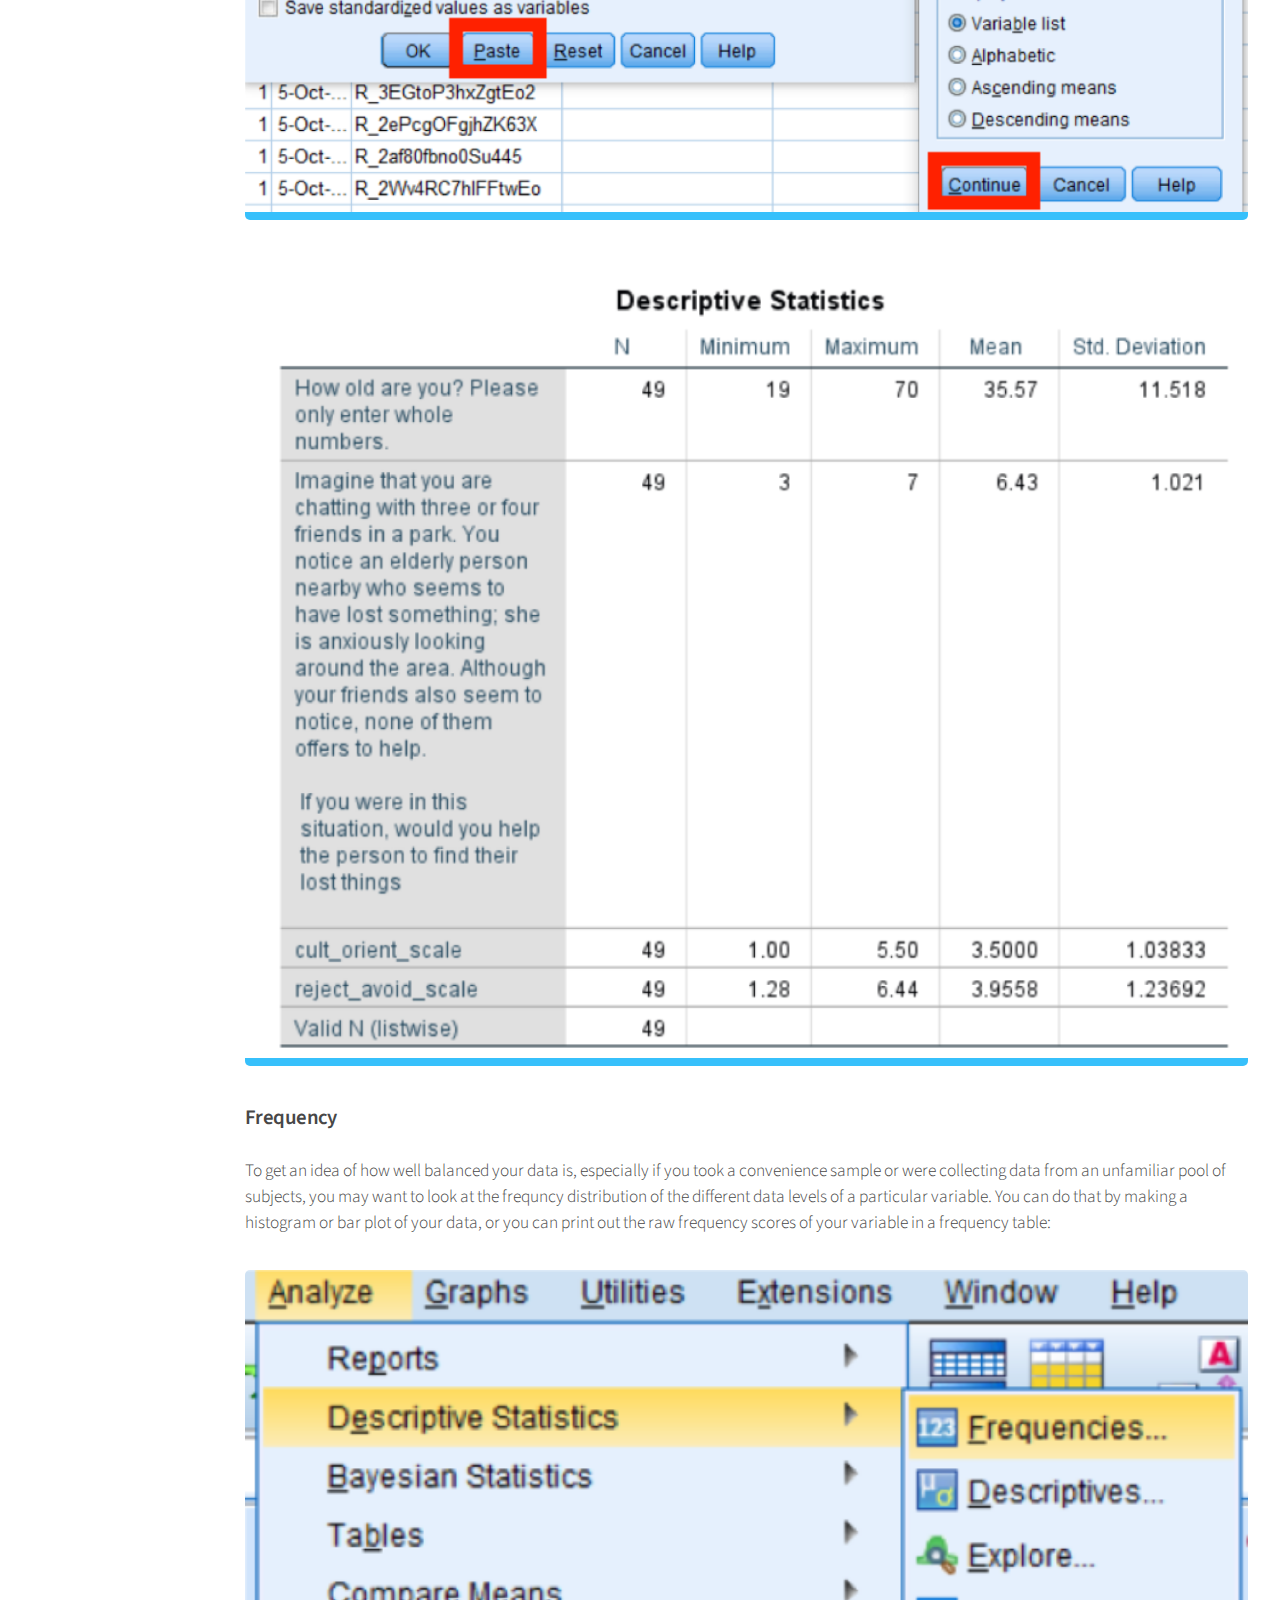
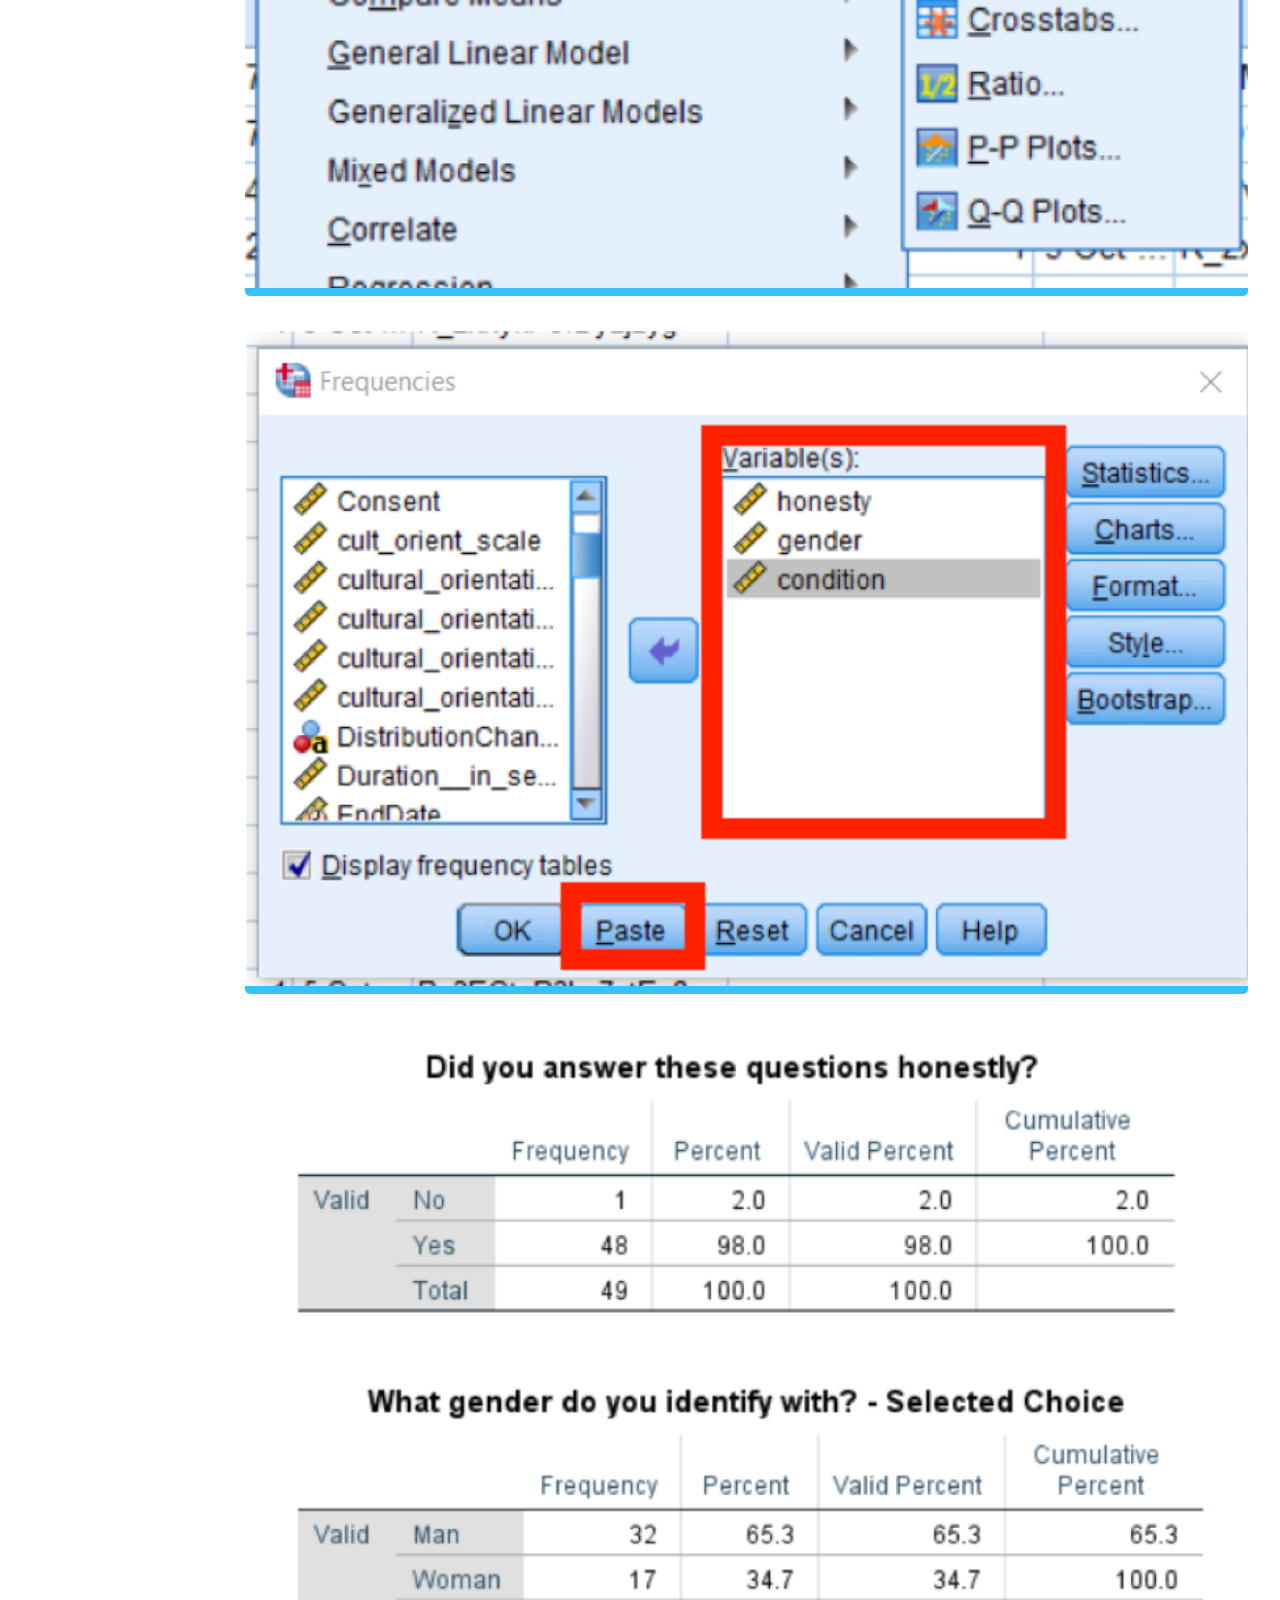
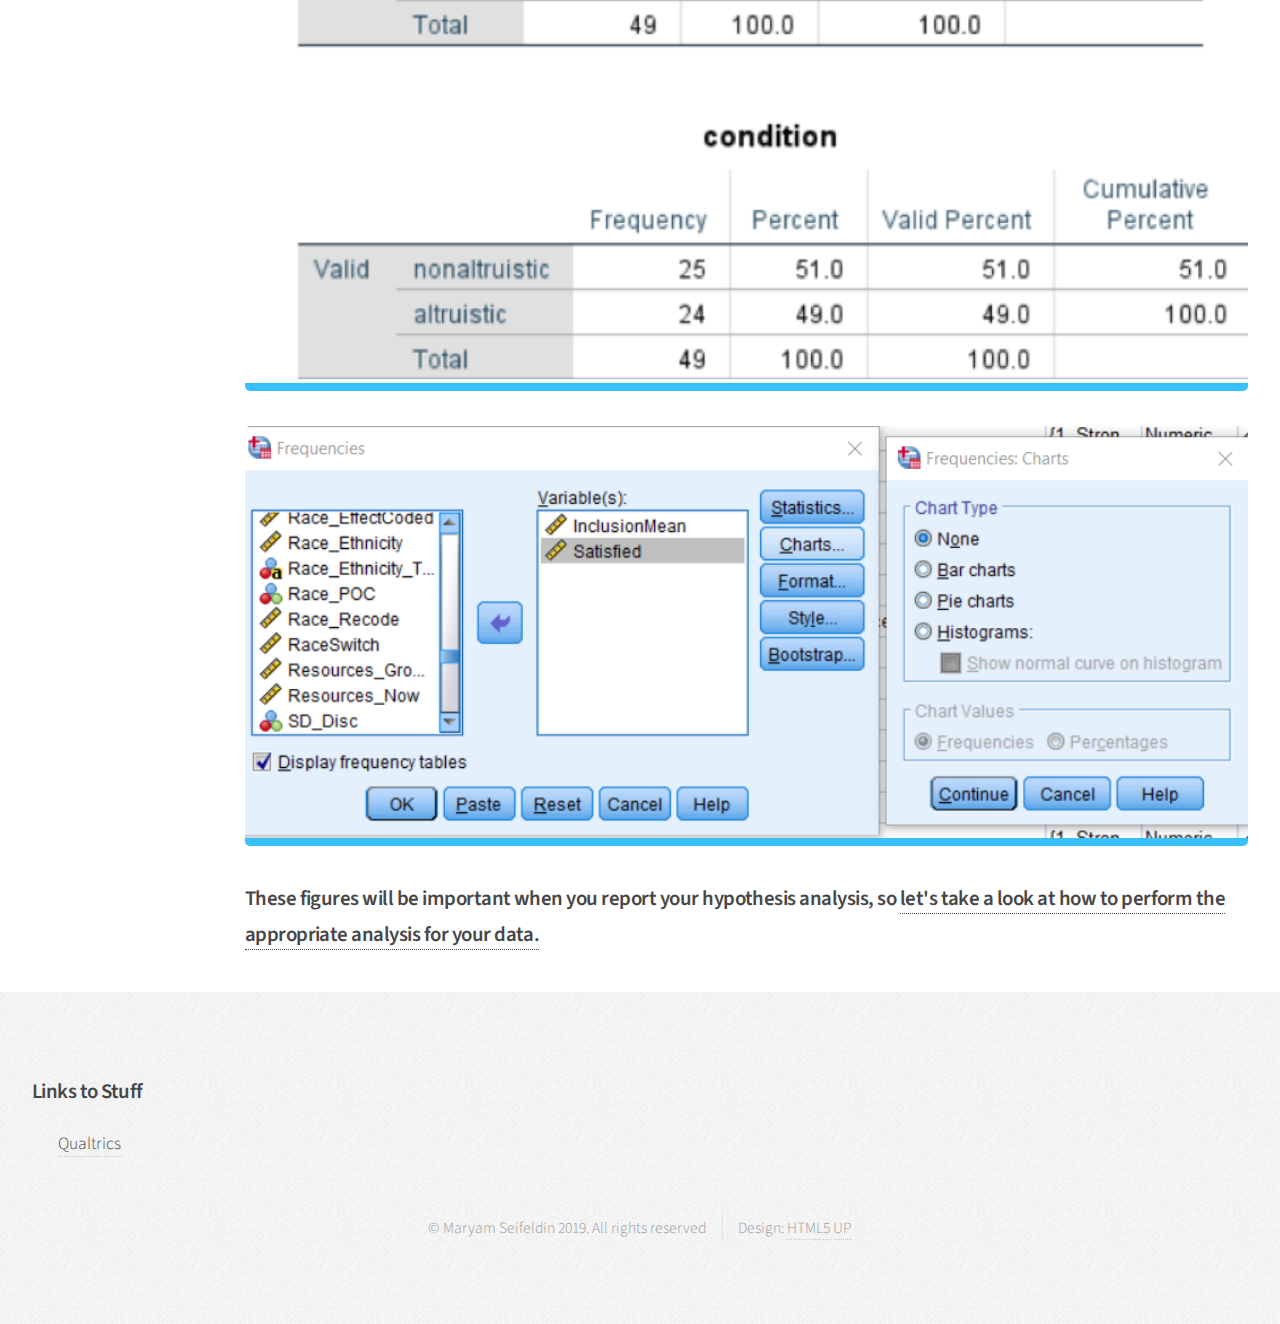
<file: descriptivestats.html>
<!DOCTYPE HTML>
<!--
	Arcana by HTML5 UP
	html5up.net | @ajlkn
	Free for personal and commercial use under the CCA 3.0 license (html5up.net/license)
-->
<html>
	<head>
		<title>Qualtrics & SPSS</title>
		<meta charset="utf-8" />
		<meta name="viewport" content="width=device-width, initial-scale=1, user-scalable=no" />
		<link rel="stylesheet" href="assets/css/main.css" />
	</head>
	<body class="is-preload">
		<div id="page-wrapper">

			<!-- Header -->
				<div id="header">

					<!-- Logo -->
						<h1><a href="index.html" id="logo">Basic Qualtrics Data Processing & Analysis in SPSS</h1>

					<!-- Nav -->
						<nav id="nav">
							<ul>
								<li><a href="index.html">Home</a></li>
								<li>
									<a href="setup.html">Setup</a>
									<ul>
										<li><a href="setup.html#download_data">Download Data</a></li>
										<li><a href="setup.html#data_orientation">Data Orientation</a></li>
									</ul>
								</li>
								<li><a href="dataprocessing.html">Data Processing</a>
									<ul>
										<li><a href="dataprocessing.html#condense_columns">Condensing Columns</a></li>
										<li><a href="dataprocessing.html#new_columns">New Columns</a></li>
										<li><a href="dataprocessing.html#reverse_coding">Reverse Coding</a></li>
										<li><a href="dataprocessing.html#internal_reliability">Internal Reliability</a></li>
									</ul>
								</li>
								<li class="current"><a href="descriptivestats.html">Descriptive Statistics</a>
									<ul>
										<li><a href="#calculations">Calculations</a></li>
										<li><a href="#frequency">Frequency</a></li>
									</ul>
								</li>
								<li><a href="hypothesistesting.html">Hypothesis Testing</a>
									<ul>
										<li><a href="hypothesistesting.html#variables">Types of Variables</a></li>
										<li><a href="hypothesistesting.html#decision_tree">Analysis Decision Tree</a></li>
										<li><a href="hypothesistesting.html#correlation">Correlations</a></li>
										<li><a href="hypothesistesting.html#t_test">T-tests</a></li>
										<li><a href="hypothesistesting.html#anova">ANOVAs</a></li>
									</ul>
								</li>
								<li><a href="visualization.html">Visualization</a>
									<ul>
										<li><a href="visualization.html#histograms">Histograms</a></li>
										<li><a href="visualization.html#scatterplots">Scatter Plots</a></li>
									</ul>
								</li>	
							</ul>
						</nav>

				</div>

			<!-- Main -->
				<section class="wrapper style1">
					<div class="container">
						<div class="row gtr-200">
							<div class="col-2 col-12-narrower">
								<div class="sidebar" id="sidebar">

									<!-- Sidebar -->

										<section>
											<h3>Topics</h3>
											<ul class="links">
												<li><a href="#calculations">Calculations</a></li>
												<li><a href="#frequency">Frequency</a></li>
											</ul>
<!-- 											<footer>
												<a href="#" class="button">Continue Reading</a>
											</footer> -->
										</section>

								</div>
							</div>
							<div class="col-10  col-12-narrower imp-narrower">
								<div id="content">

									<!-- Content -->

										<article>
											<header>
												<h2>Descriptive Statistics</h2>
											</header>

											<!-- <span class="image featured"><img src="images/banner.jpg" alt="" /></span> -->

											<h3 id="calculations">Calculations</h3>
											<p>Here we cover how calculate multiple descriptive statistics in SPSS:</p>

											<span class="image featured"><img src="images/descrip1.png" alt="" /></span>
											<span class="image featured"><img src="images/descrip2.png" alt="" /></span>
											<span class="image featured"><img src="images/descrip3.png" alt="" /></span>


											<!-- <h3 id="grouping">Grouping</h3>
											<p>If <a href="hypothesistesting.html#variables" target="blank">your independent variable(s) are categorical</a>, you will ultimately want to represent the descriptive statistics of each data level of your independent variables in your reports. The dplyr package in R allows us to sort our analyses of a particular variable by their categorization in another variable. So, we can generate descriptive statistics of your dependent variable specific to each category in your independent variable:</p>

											<span class="image featured"><img src="images/banner.jpg" alt="" /></span> -->
	
											<h3 id="frequency">Frequency</h3>
											<p>To get an idea of how well balanced your data is, especially if you took a convenience sample or were collecting data from an unfamiliar pool of subjects, you may want to look at the frequncy distribution of the different data levels of a particular variable. You can do that by making a histogram or bar plot of your data, or you can print out the raw frequency scores of your variable in a frequency table:</p>

											<span class="image featured"><img src="images/freq1.png" alt="" /></span>
											<span class="image featured"><img src="images/freq2.png" alt="" /></span>
											<span class="image featured"><img src="images/freq3.png" alt="" /></span>
											<span class="image featured"><img src="images/freqplot.png" alt="" /></span>

											<h3>These figures will be important when you report your hypothesis analysis, so <a href="hypothesistesting.html">let's take a look at how to perform the appropriate analysis for your data.</a></h3>
										</article>

								</div>
							</div>
						</div>
					</div>
				</section>

			<!-- Footer -->
				<div id="footer">
					<div class="container">
						<div class="row">
							<section class="col6 col-6-narrower col-12-mobilep">
								<h3>Links to Stuff</h3>
								<ul class="footerlinks">
									<li><a href="#">Qualtrics</a></li>
								</ul>
							</section>
						</div>
					</div>


					<!-- Copyright -->
						<div class="copyright">
							<ul class="menu">
								<li>&copy; Maryam Seifeldin 2019. All rights reserved</li><li>Design: <a href="http://html5up.net">HTML5 UP</a></li>
							</ul>
						</div>

				</div>

		</div>

		<!-- Scripts -->
			<script src="assets/js/jquery.min.js"></script>
			<script src="assets/js/jquery.dropotron.min.js"></script>
			<script src="assets/js/browser.min.js"></script>
			<script src="assets/js/breakpoints.min.js"></script>
			<script src="assets/js/util.js"></script>
			<script src="assets/js/main.js"></script>

	</body>
</html>
</file>
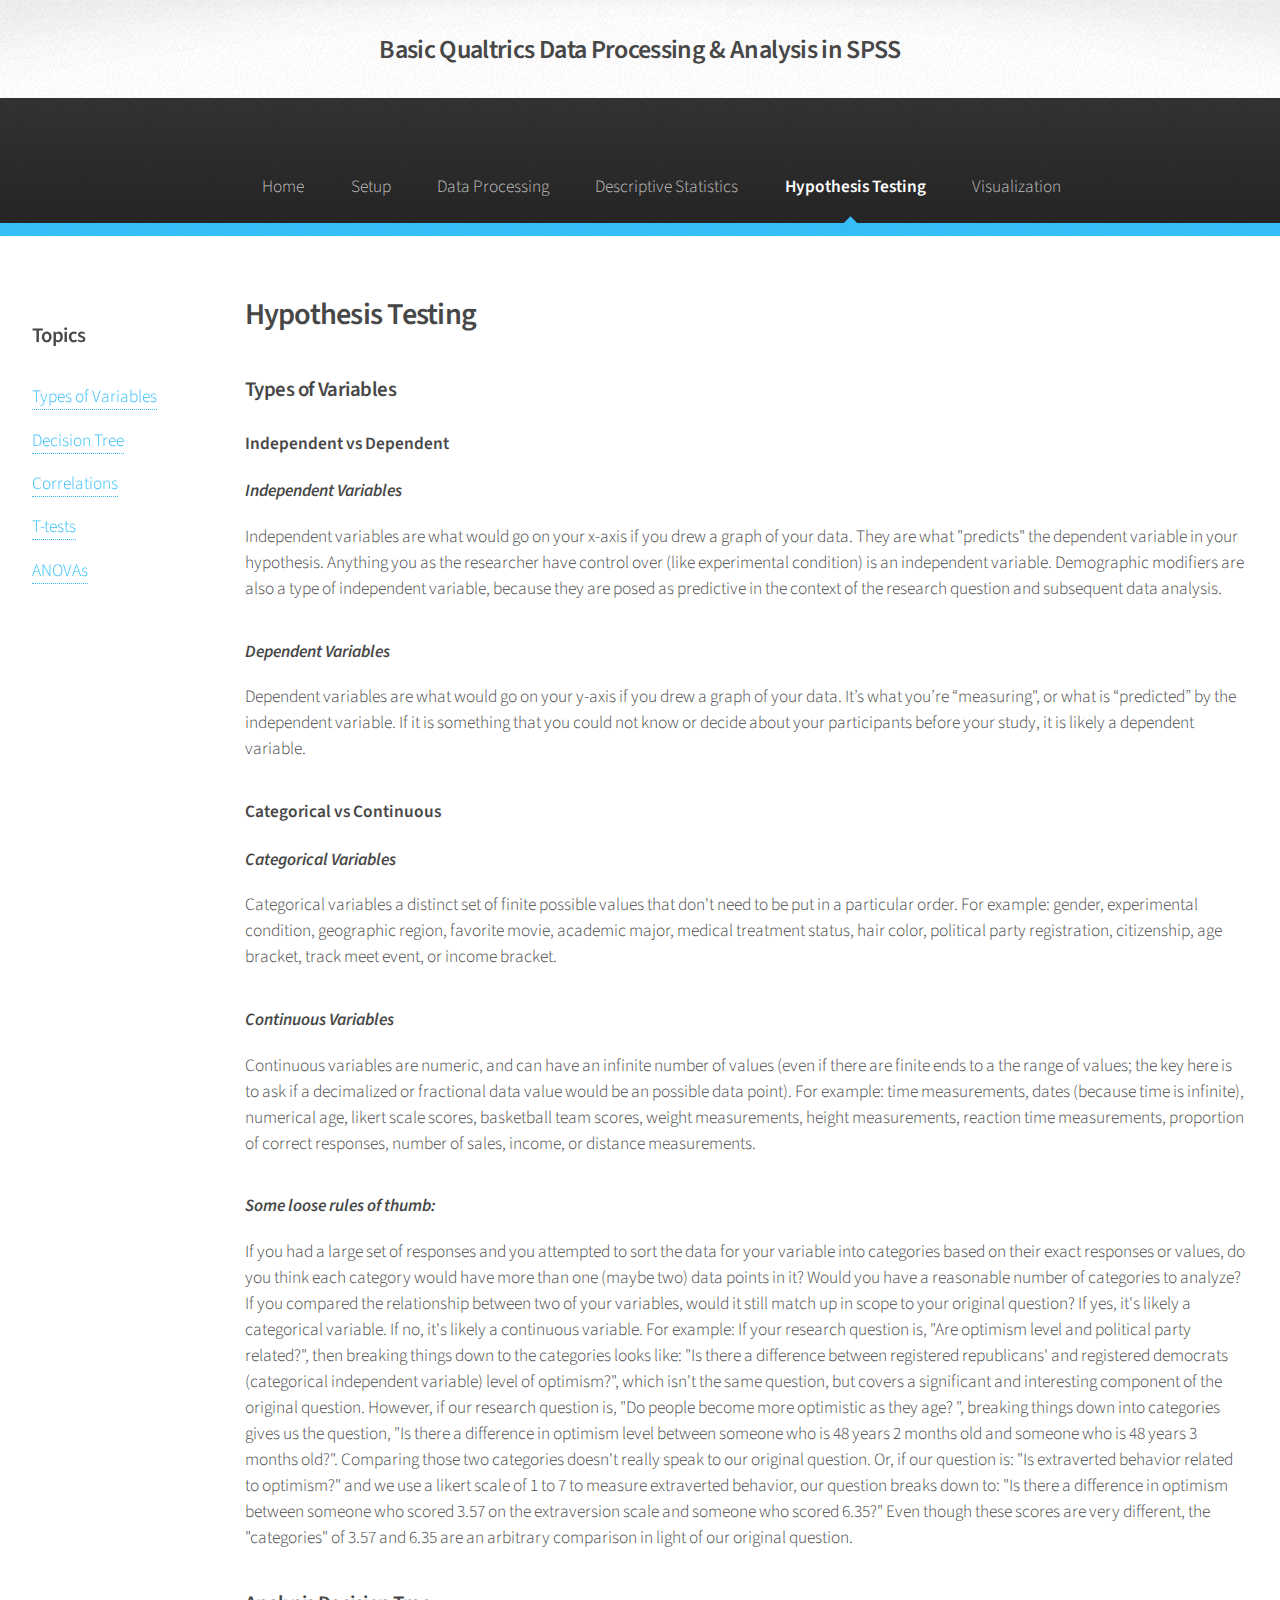
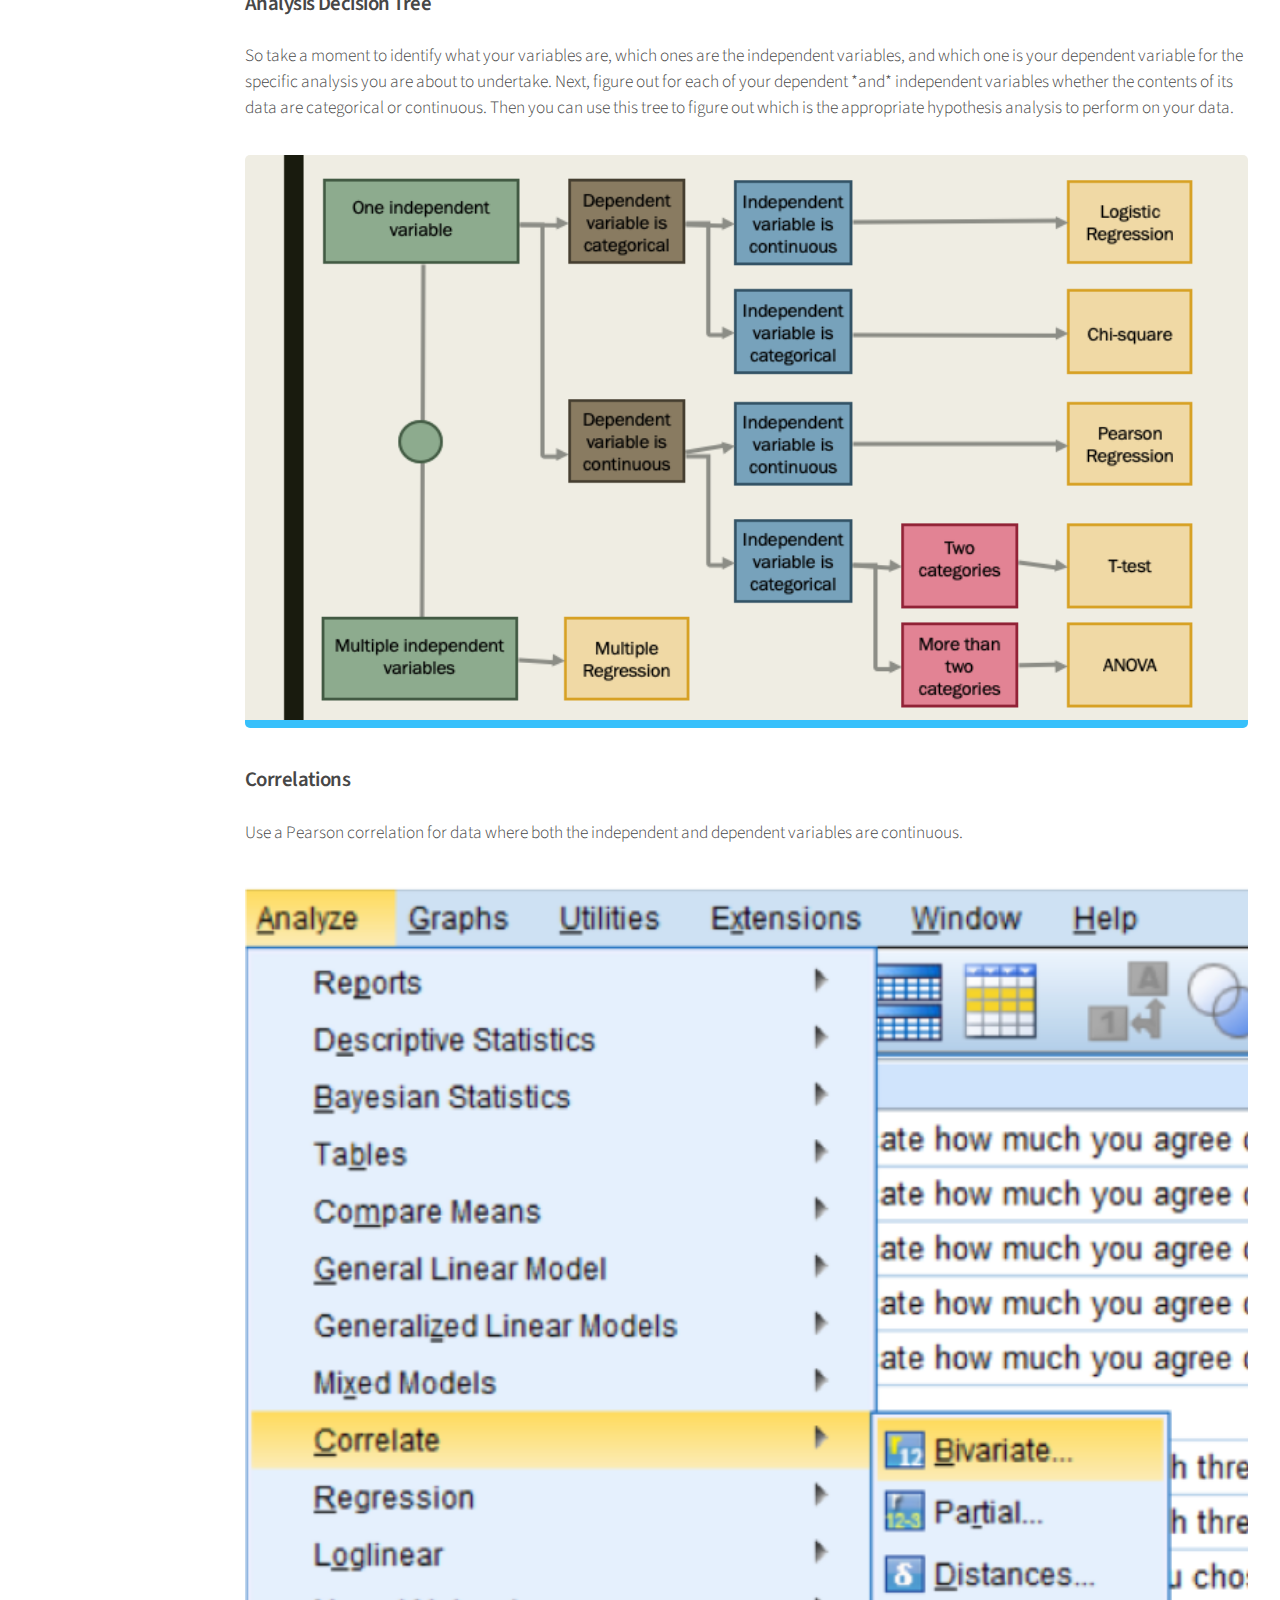
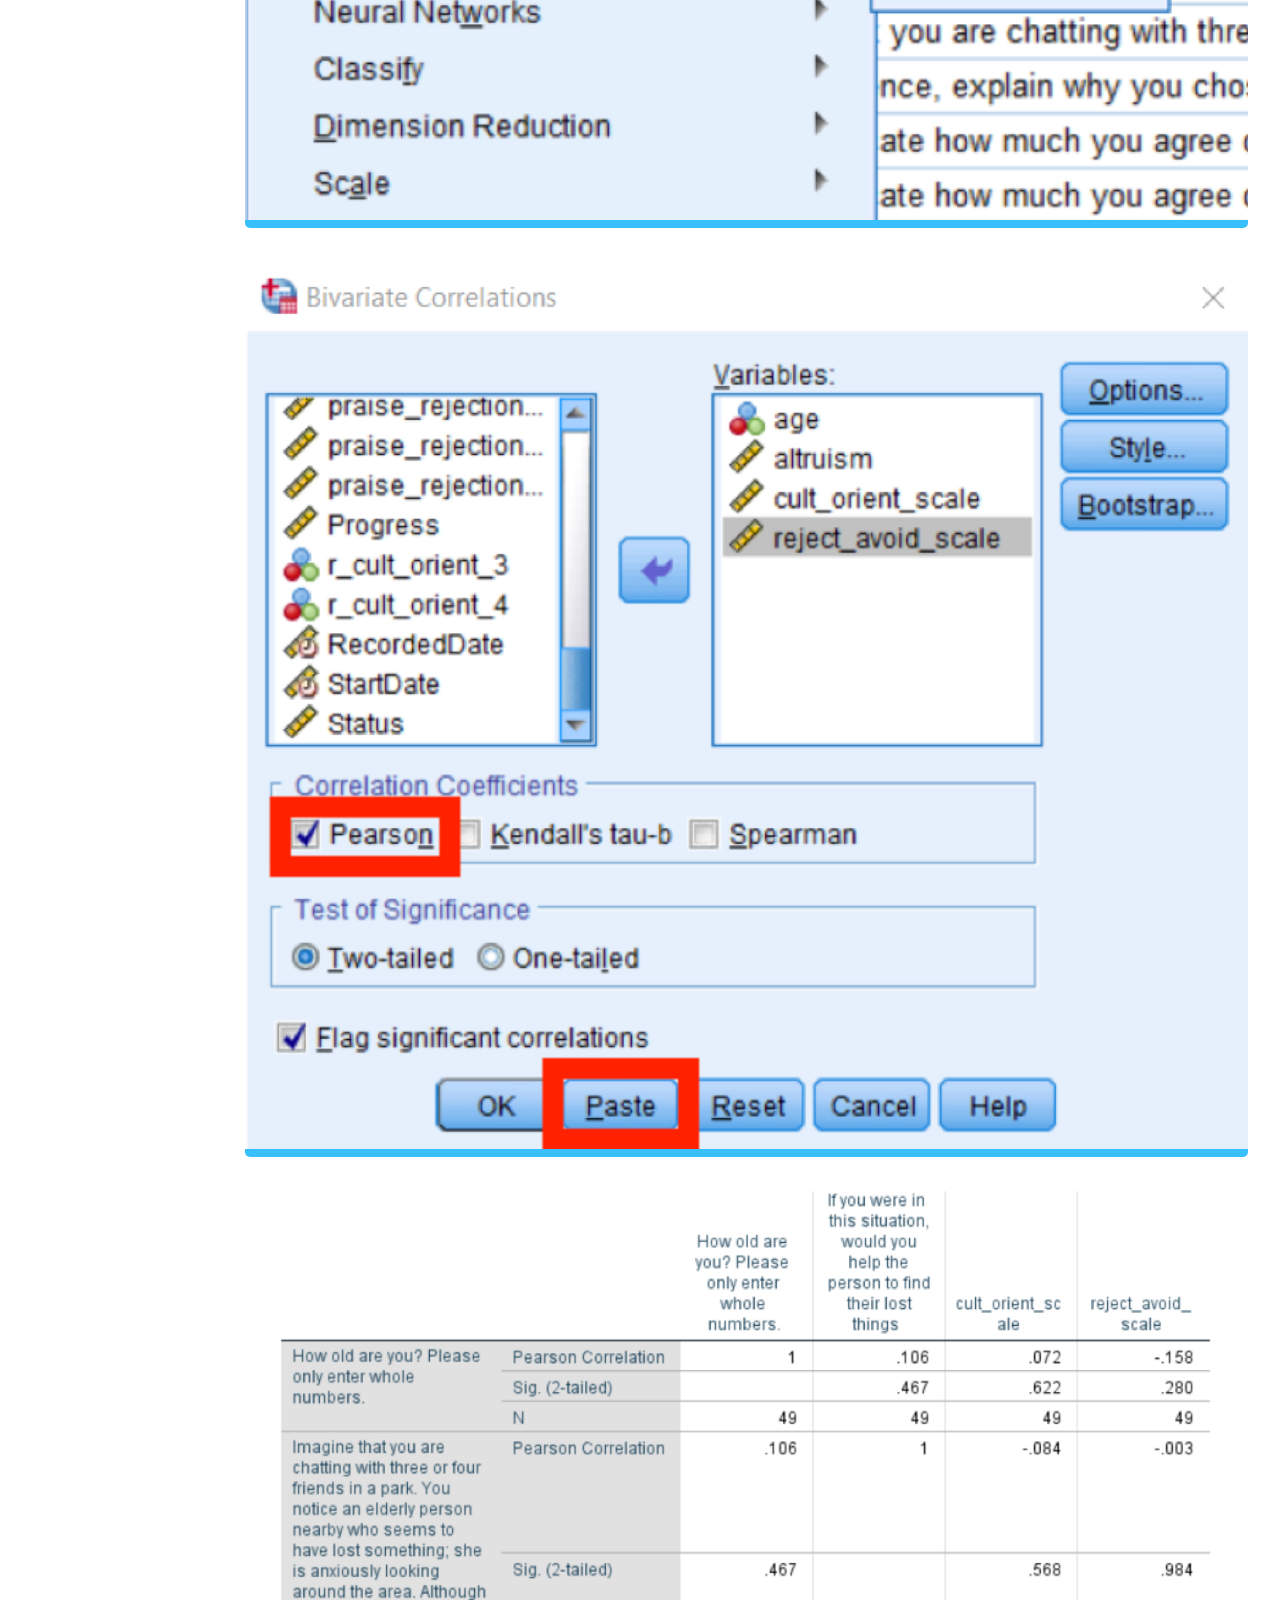
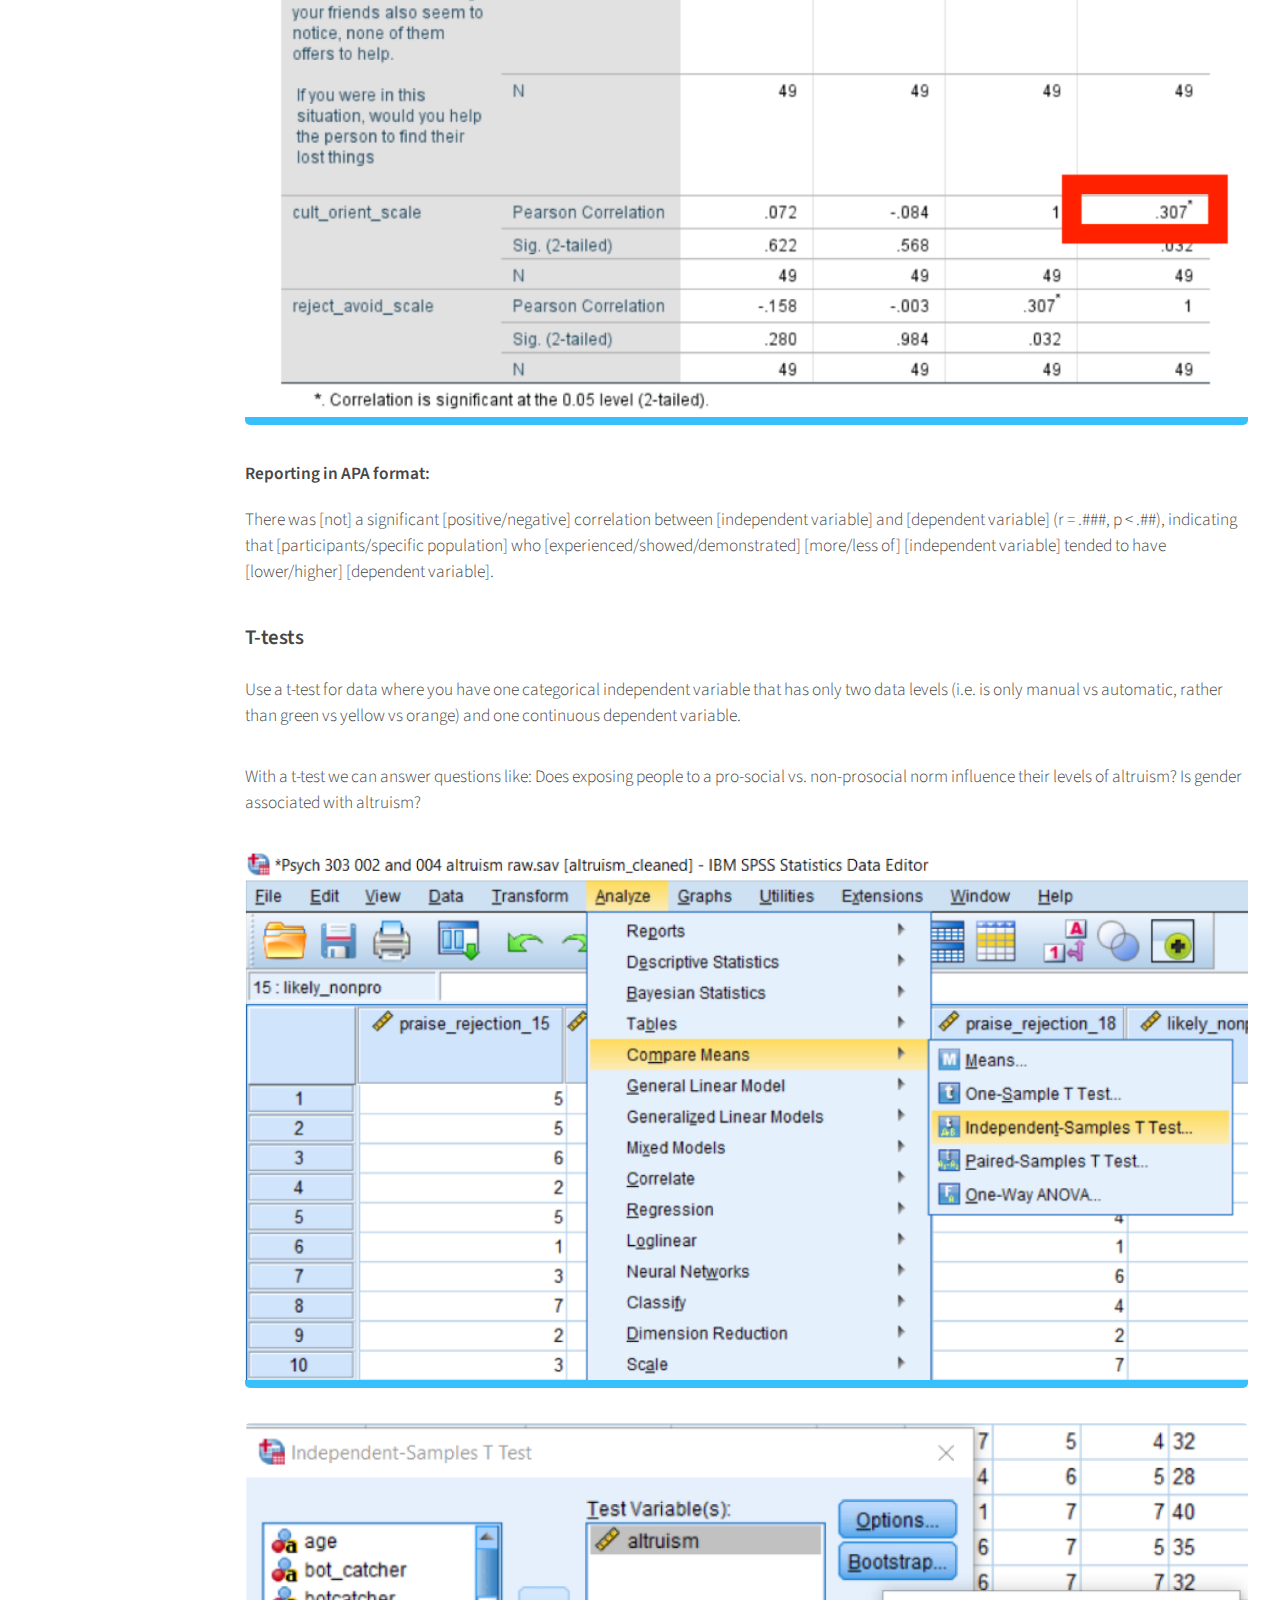
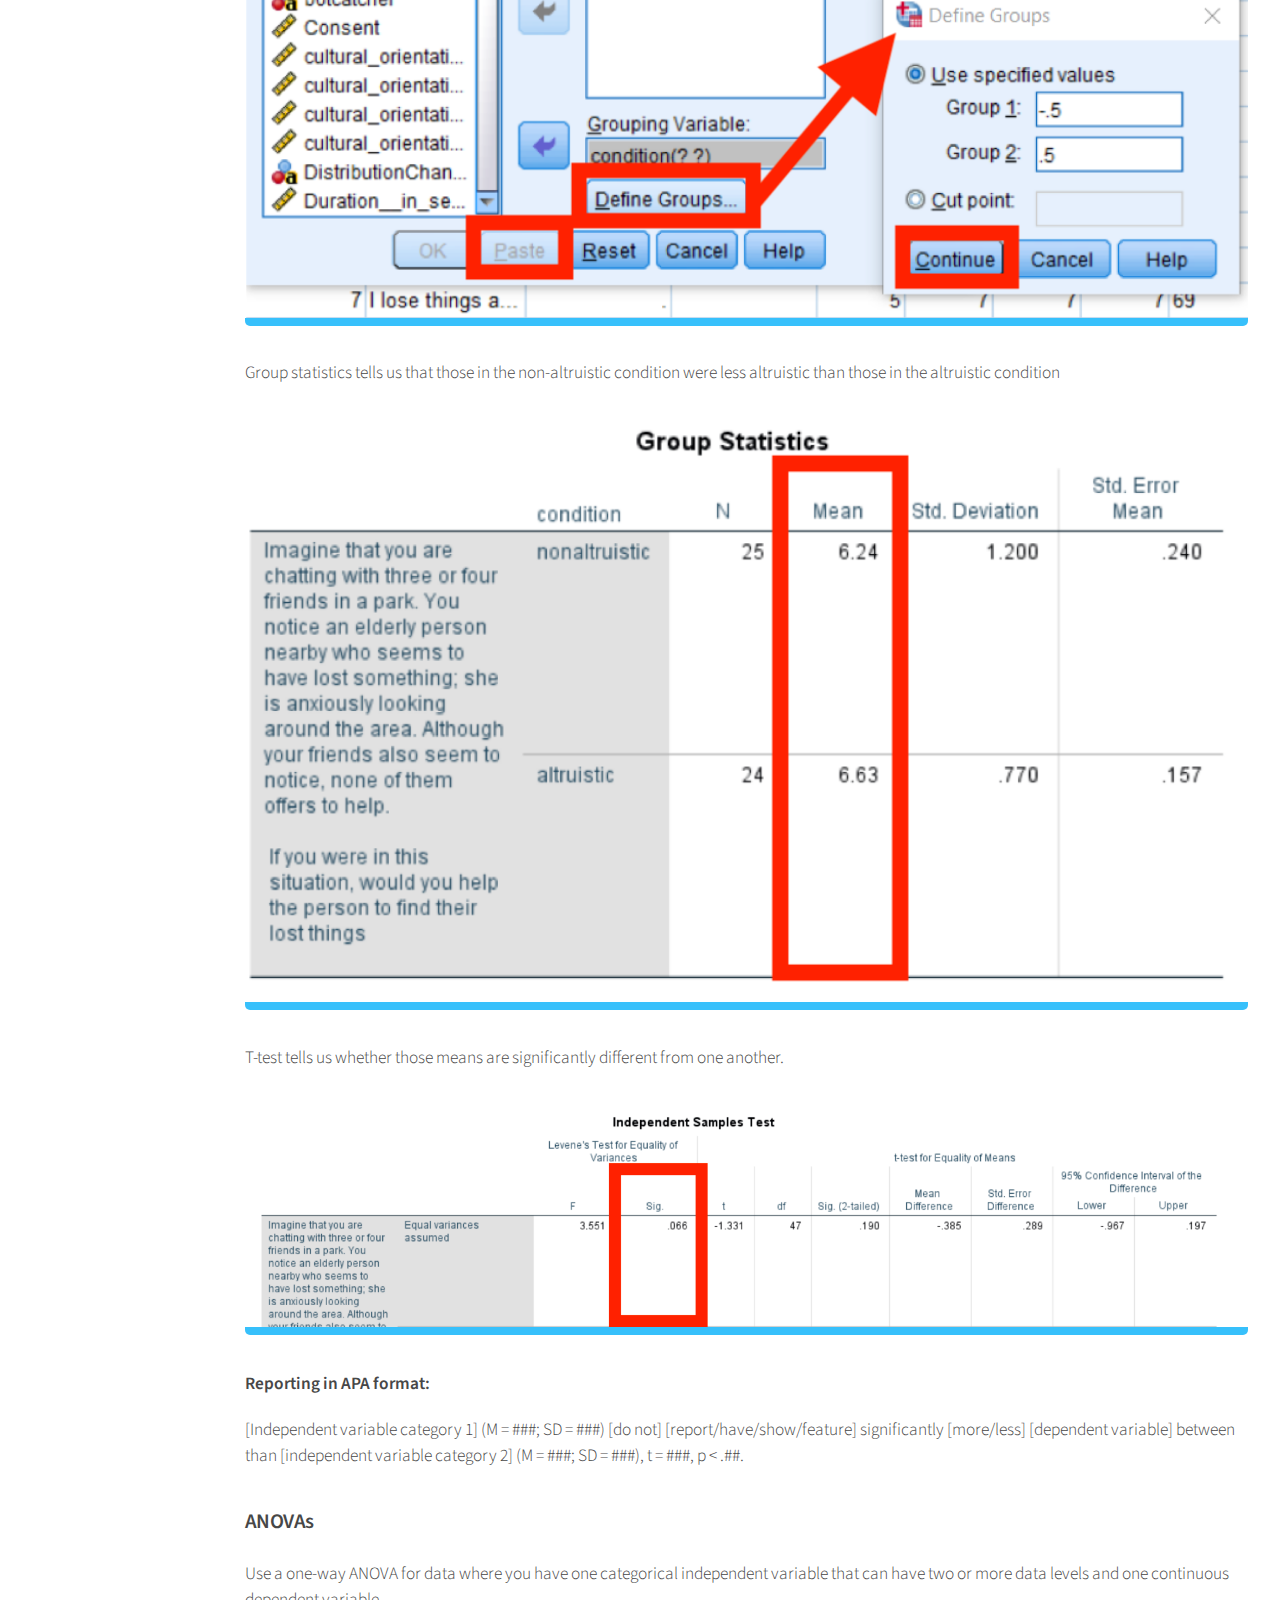
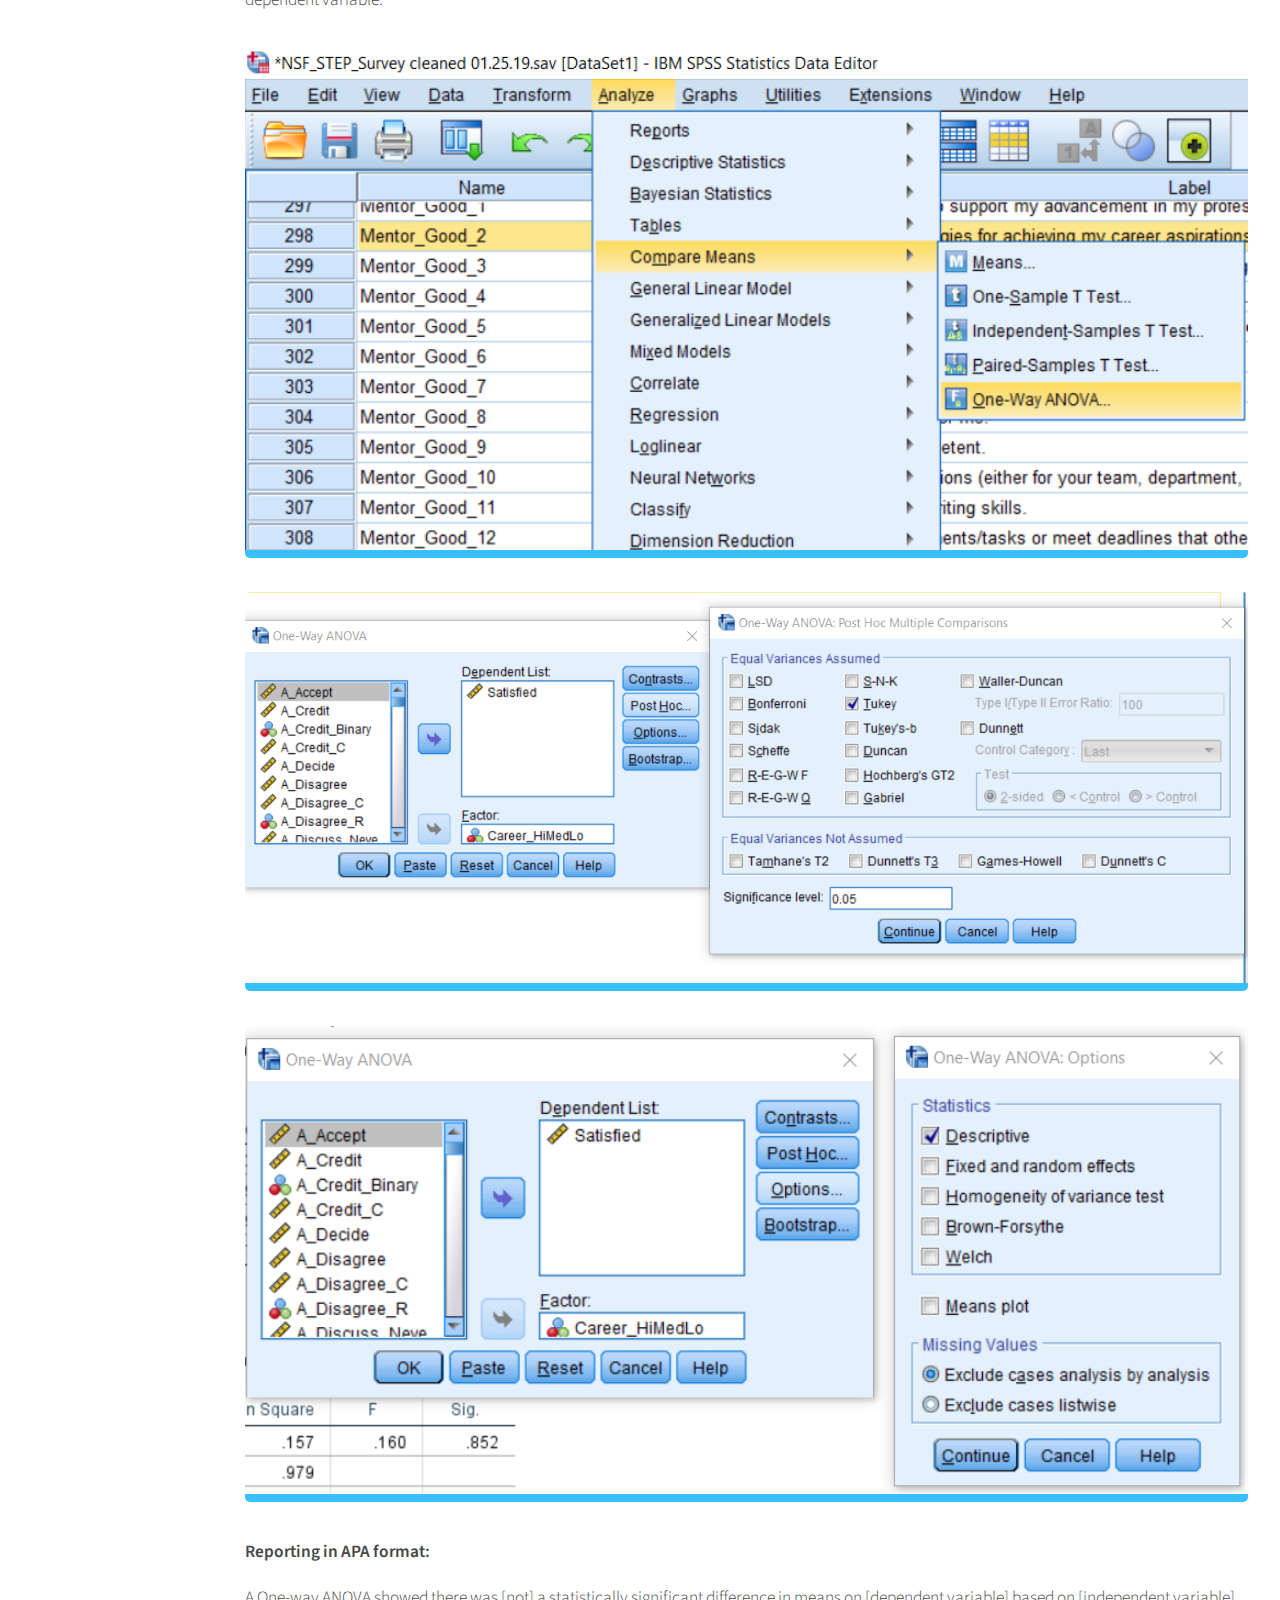
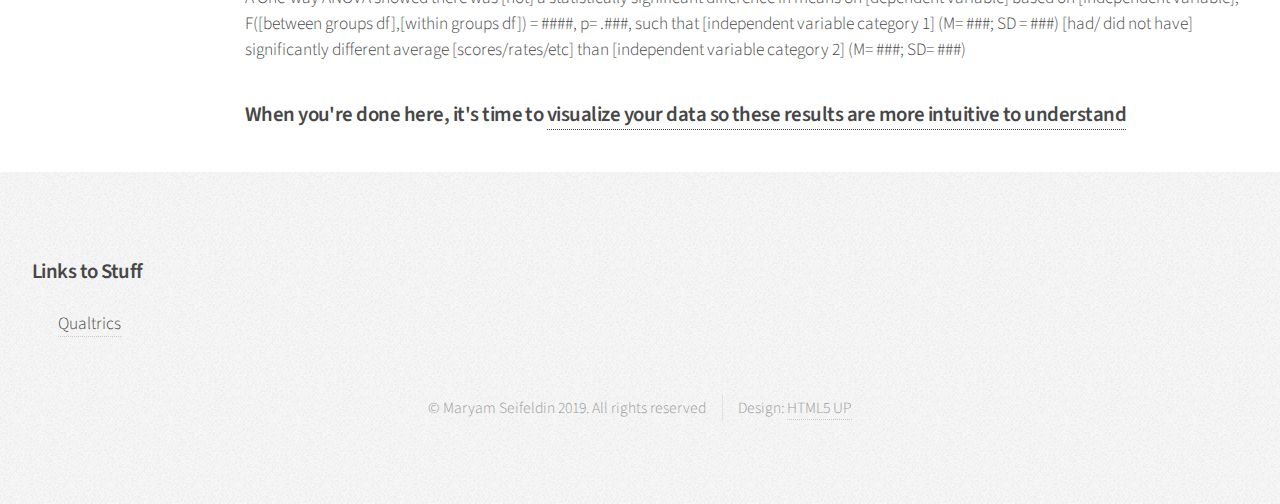
<file: hypothesistesting.html>
<!DOCTYPE HTML>
<!--
	Arcana by HTML5 UP
	html5up.net | @ajlkn
	Free for personal and commercial use under the CCA 3.0 license (html5up.net/license)
-->
<html>
	<head>
		<title>Qualtrics & SPSS</title>
		<meta charset="utf-8" />
		<meta name="viewport" content="width=device-width, initial-scale=1, user-scalable=no" />
		<link rel="stylesheet" href="assets/css/main.css" />
	</head>
	<body class="is-preload">
		<div id="page-wrapper">

			<!-- Header -->
				<div id="header">

					<!-- Logo -->
						<h1><a href="index.html" id="logo">Basic Qualtrics Data Processing & Analysis in SPSS</h1>

					<!-- Nav -->
						<nav id="nav">
							<ul>
								<li><a href="index.html">Home</a></li>
								<li>
									<a href="setup.html">Setup</a>
									<ul>
										<li><a href="setup.html#download_data">Download Data</a></li>
										<li><a href="setup.html#data_orientation">Data Orientation</a></li>
									</ul>
								</li>
								<li><a href="dataprocessing.html">Data Processing</a>
									<ul>
										<li><a href="dataprocessing.html#condense_columns">Condensing Columns</a></li>
										<li><a href="dataprocessing.html#new_columns">New Columns</a></li>
										<li><a href="dataprocessing.html#reverse_coding">Reverse Coding</a></li>
										<li><a href="dataprocessing.html#internal_reliability">Internal Reliability</a></li>
									</ul>
								</li>
								<li><a href="descriptivestats.html">Descriptive Statistics</a>
									<ul>
										<li><a href="descriptivestats.html#calculations">Calculations</a></li>
										<li><a href="descriptivestats.html#frequency">Frequency</a></li>
									</ul>
								</li>
								<li class="current"><a href="hypothesistesting.html">Hypothesis Testing</a>
									<ul>
										<li><a href="#variables">Types of Variables</a></li>
										<li><a href="#decision_tree">Analysis Decision Tree</a></li>
										<li><a href="#correlation">Correlations</a></li>
										<li><a href="#t_test">T-tests</a></li>
										<li><a href="#anova">ANOVAs</a></li>	
									</ul>
								</li>
								<li><a href="visualization.html">Visualization</a>
									<ul>
										<li><a href="visualization.html#histograms">Histograms</a></li>
										<li><a href="visualization.html#scatterplots">Scatter Plots</a></li>
									</ul>
								</li>	
							</ul>
						</nav>

				</div>

			<!-- Main -->
				<section class="wrapper style1">
					<div class="container">
						<div class="row gtr-200">
							<div class="col-2 col-12-narrower">
								<div class="sidebar" id="sidebar">

									<!-- Sidebar -->

										<section>
											<h3>Topics</h3>
											<ul class="links">
												<li><a href="#variables">Types of Variables</a></li>
												<li><a href="#decision_tree">Decision Tree</a></li>
												<li><a href="#correlation">Correlations</a></li>
												<li><a href="#t_test">T-tests</a></li>
												<li><a href="#anova">ANOVAs</a></li>	
											</ul>
<!-- 											<footer>
												<a href="#" class="button">Continue Reading</a>
											</footer> -->
										</section>


								</div>
							</div>
							<div class="col-10  col-12-narrower imp-narrower">
								<div id="content">

									<!-- Content -->

										<article>
											<header>
												<h2>Hypothesis Testing</h2>
											</header>

											<!-- <span class="image featured"><img src="images/banner.jpg" alt="" /></span> -->

											<h3 id="variables">Types of Variables</h3>
											
											<h4>Independent vs Dependent</h4>
											<h5>Independent Variables</h5>
											<p>Independent variables are what would go on your x-axis if you drew a graph of your data. They are what "predicts" the dependent variable in your hypothesis. Anything you as the researcher have control over (like experimental condition) is an independent variable. Demographic modifiers are also a type of independent variable, because they are posed as predictive in the context of the research question and subsequent data analysis.</p>


											
											<h5>Dependent Variables</h5>
											<p>Dependent variables are what would go on your y-axis if you drew a graph of your data. It’s what you’re “measuring", or  what is “predicted” by the independent variable. If it is something that you could not know or decide about your participants before your study, it is likely a dependent variable.</p>

											<h4>Categorical vs Continuous</h4>
											<h5>Categorical Variables</h5>
											<p>Categorical variables a distinct set of finite possible values that don't need to be put in a particular order. For example: gender, experimental condition, geographic region, favorite movie, academic major, medical treatment status, hair color, political party registration, citizenship, age bracket, track meet event, or income bracket.</p>

											
											<h5>Continuous Variables</h5>
											<p>Continuous variables are numeric, and can have an infinite number of values (even if there are finite ends to a the range of values; the key here is to ask if a decimalized or fractional data value would be an possible data point).  For example: time measurements, dates (because time is infinite), numerical age, likert scale scores, basketball team scores, weight measurements, height measurements, reaction time measurements, proportion of correct responses, number of sales, income, or distance measurements.</p>

											<h5>Some loose rules of thumb:</h5>
											<p>If you had a large set of responses and you attempted to sort the data for your variable into categories based on their exact responses or values, do you think each category would have more than one (maybe two) data points in it? Would you have a reasonable number of categories to analyze? If you compared the relationship between two of your variables, would it still match up in scope to your original question? If yes, it's likely a categorical variable. If no, it's likely a continuous variable. For example: If your research question is, "Are optimism level and political party related?", then breaking things down to the categories looks like: "Is there a difference between registered republicans' and registered democrats (categorical independent variable) level of optimism?", which isn't the same question, but covers a significant and interesting component of the original question. However, if our research question is, "Do people become more optimistic as they age? ", breaking things down into categories gives us the question, "Is there a difference in optimism level between someone who is 48 years 2 months old and someone who is 48 years 3 months old?". Comparing those two categories doesn't really speak to our original question. Or, if our question is: "Is extraverted behavior related to optimism?" and we use a likert scale of 1 to 7 to measure extraverted behavior, our question breaks down to: "Is there a difference in optimism between someone who scored 3.57 on the extraversion scale and someone who scored 6.35?" Even though these scores are very different, the "categories" of 3.57 and 6.35 are an arbitrary comparison in light of our original question.</p>

											<h3 id="decision_tree">Analysis Decision Tree</h3>

											<p>So take a moment to identify what your variables are, which ones are the independent variables, and which one is your dependent variable for the specific analysis you are about to undertake. Next, figure out for each of your dependent *and* independent variables whether the contents of its data are categorical or continuous. Then you can use this tree to figure out which is the appropriate hypothesis analysis to perform on your data.</p>

											<span class="image featured"><img src="images/Variables_and_Analysis.png" alt="analysis decision tree" /></span>

											<h3 id="correlation">Correlations</h3>
											<p>Use a Pearson correlation for data where both the independent and dependent variables are continuous.</p>

											<span class="image featured"><img src="images/correlation1.png" alt="" /></span>
											<span class="image featured"><img src="images/correlation2.png" alt="" /></span>
											<span class="image featured"><img src="images/correlation3.png" alt="" /></span>
											<h4>Reporting in APA format:</h4>
											<p>There was [not] a significant [positive/negative] correlation between [independent variable] and [dependent variable] (r = .###, p < .##), indicating that [participants/specific population] who [experienced/showed/demonstrated] [more/less of] [independent variable] tended to have [lower/higher] [dependent variable].</p>


											<h3 id="t_test">T-tests</h3>
											<p>Use a t-test for data where you have one categorical independent variable that has only two data levels (i.e. is only manual vs automatic, rather than green vs yellow vs orange) and one continuous dependent variable.</p>

											<p>With a t-test we can answer questions like: Does exposing people to a pro-social vs. non-prosocial norm influence their levels of altruism? Is gender associated with altruism?</p>


											<span class="image featured"><img src="images/ttest1.png" alt="" /></span>
											<span class="image featured"><img src="images/ttest2.png" alt="" /></span>
											<p>Group statistics tells us that those in the non-altruistic condition were less altruistic than those in the altruistic condition</p>
											<span class="image featured"><img src="images/ttest3.png" alt="" /></span>
											<p>T-test tells us whether those means are significantly different from one another.</p>

											<span class="image featured"><img src="images/ttest4.png" alt="" /></span>
											<h4>Reporting in APA format:</h4>
											<p>[Independent variable category 1] (M = ###; SD = ###) [do not] [report/have/show/feature] significantly [more/less] [dependent variable] between than [independent variable category 2] (M = ###; SD = ###), t = ###, p < .##.</p>

											<h3 id="anova">ANOVAs</h3>

											<p>Use a one-way ANOVA for data where you have one categorical independent variable that can have two or more data levels and one continuous dependent variable.</p>

											<span class="image featured"><img src="images/anova1.png" alt="" /></span>
											<span class="image featured"><img src="images/anova2.png" alt="" /></span>
											<span class="image featured"><img src="images/anova3.png" alt="" /></span>
											<h4>Reporting in APA format:</h4>
											<p>A One-way ANOVA showed there was [not] a statistically significant difference in means on [dependent variable] based on [independent variable], F([between groups df],[within groups df]) = ####, p= .###, such that [independent variable category 1] (M= ###; SD = ###) [had/ did not have] significantly different average [scores/rates/etc] than [independent variable category 2] (M= ###; SD= ###)</p>


											<h3>When you're done here, it's time to <a href="visualization.html">visualize your data so these results are more intuitive to understand</a></h3>
										</article>

								</div>
							</div>
						</div>
					</div>
				</section>

			<!-- Footer -->
				<div id="footer">
					<div class="container">
						<div class="row">
							<section class="col6 col-6-narrower col-12-mobilep">
								<h3>Links to Stuff</h3>
								<ul class="footerlinks">
									<li><a href="#">Qualtrics</a></li>
								</ul>
							</section>
						</div>
					</div>


					<!-- Copyright -->
						<div class="copyright">
							<ul class="menu">
								<li>&copy; Maryam Seifeldin 2019. All rights reserved</li><li>Design: <a href="http://html5up.net">HTML5 UP</a></li>
							</ul>
						</div>

				</div>

		</div>

		<!-- Scripts -->
			<script src="assets/js/jquery.min.js"></script>
			<script src="assets/js/jquery.dropotron.min.js"></script>
			<script src="assets/js/browser.min.js"></script>
			<script src="assets/js/breakpoints.min.js"></script>
			<script src="assets/js/util.js"></script>
			<script src="assets/js/main.js"></script>

	</body>
</html>
</file>
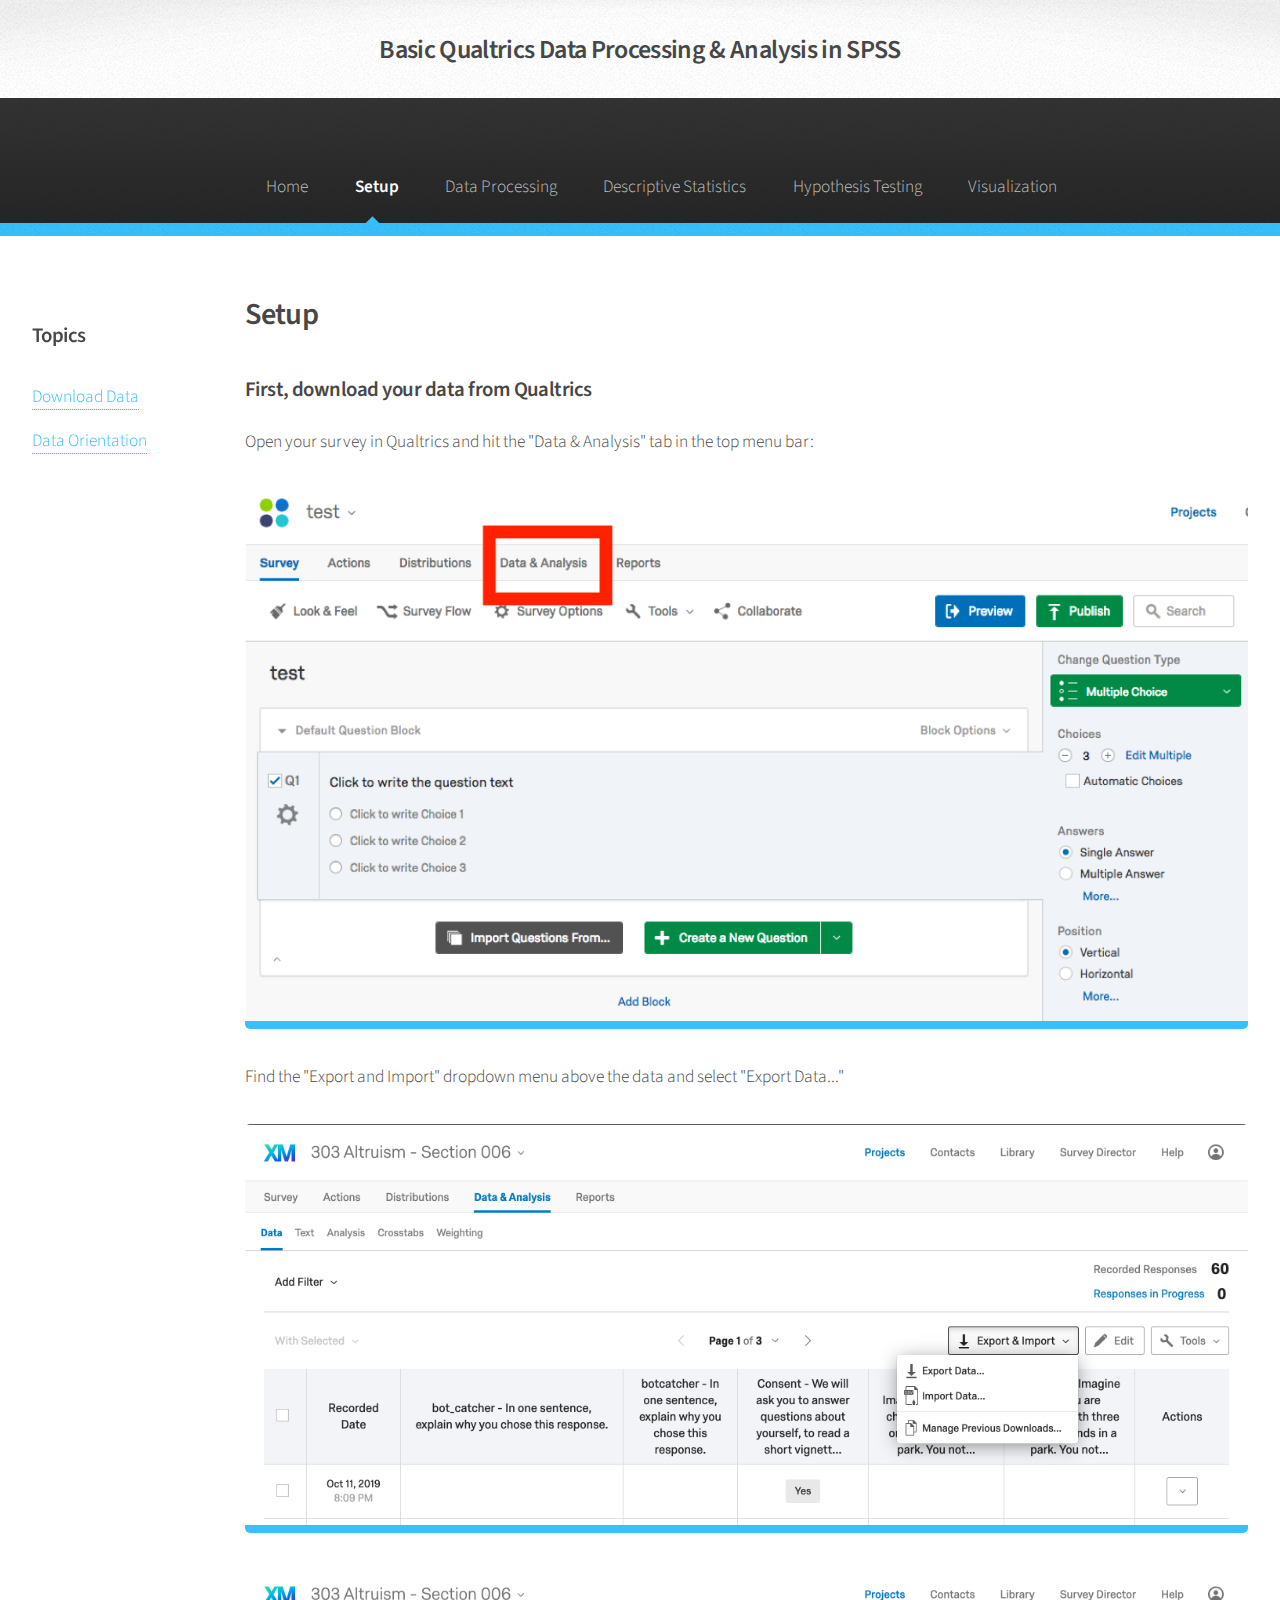
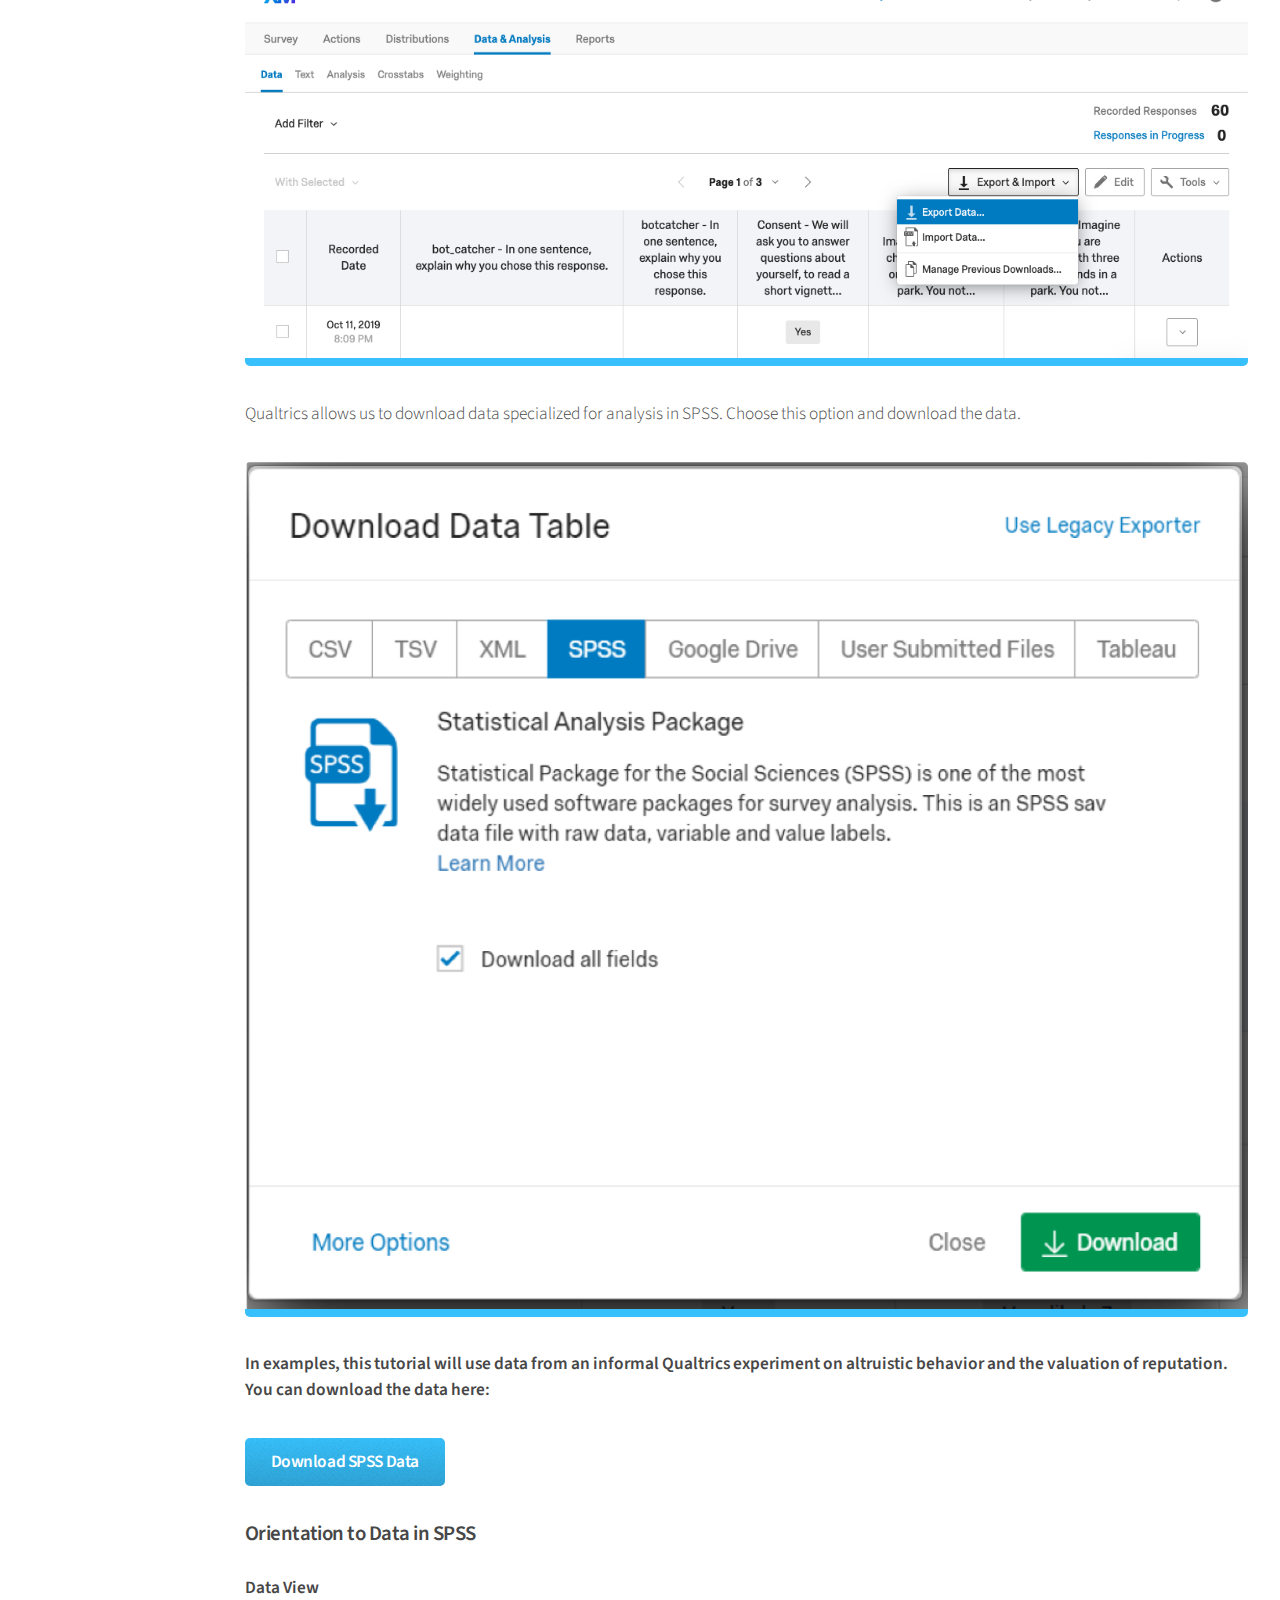
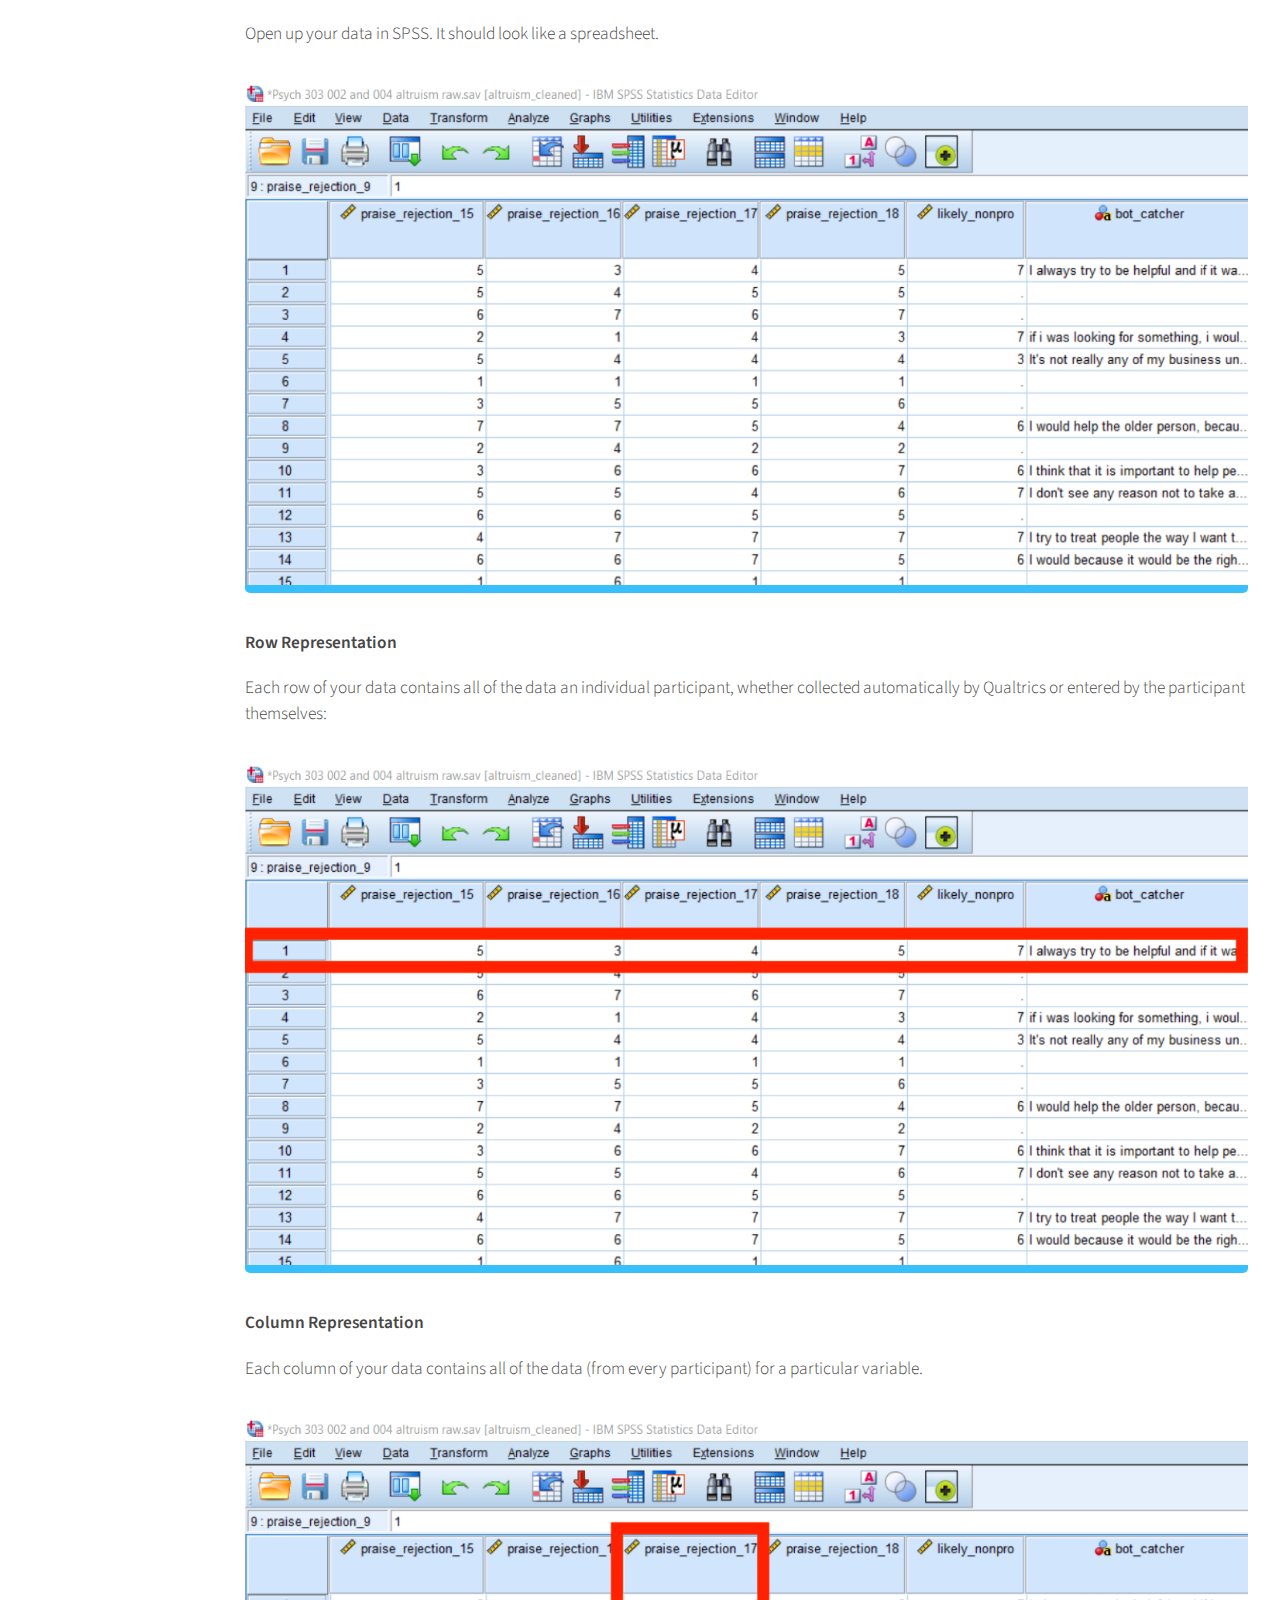
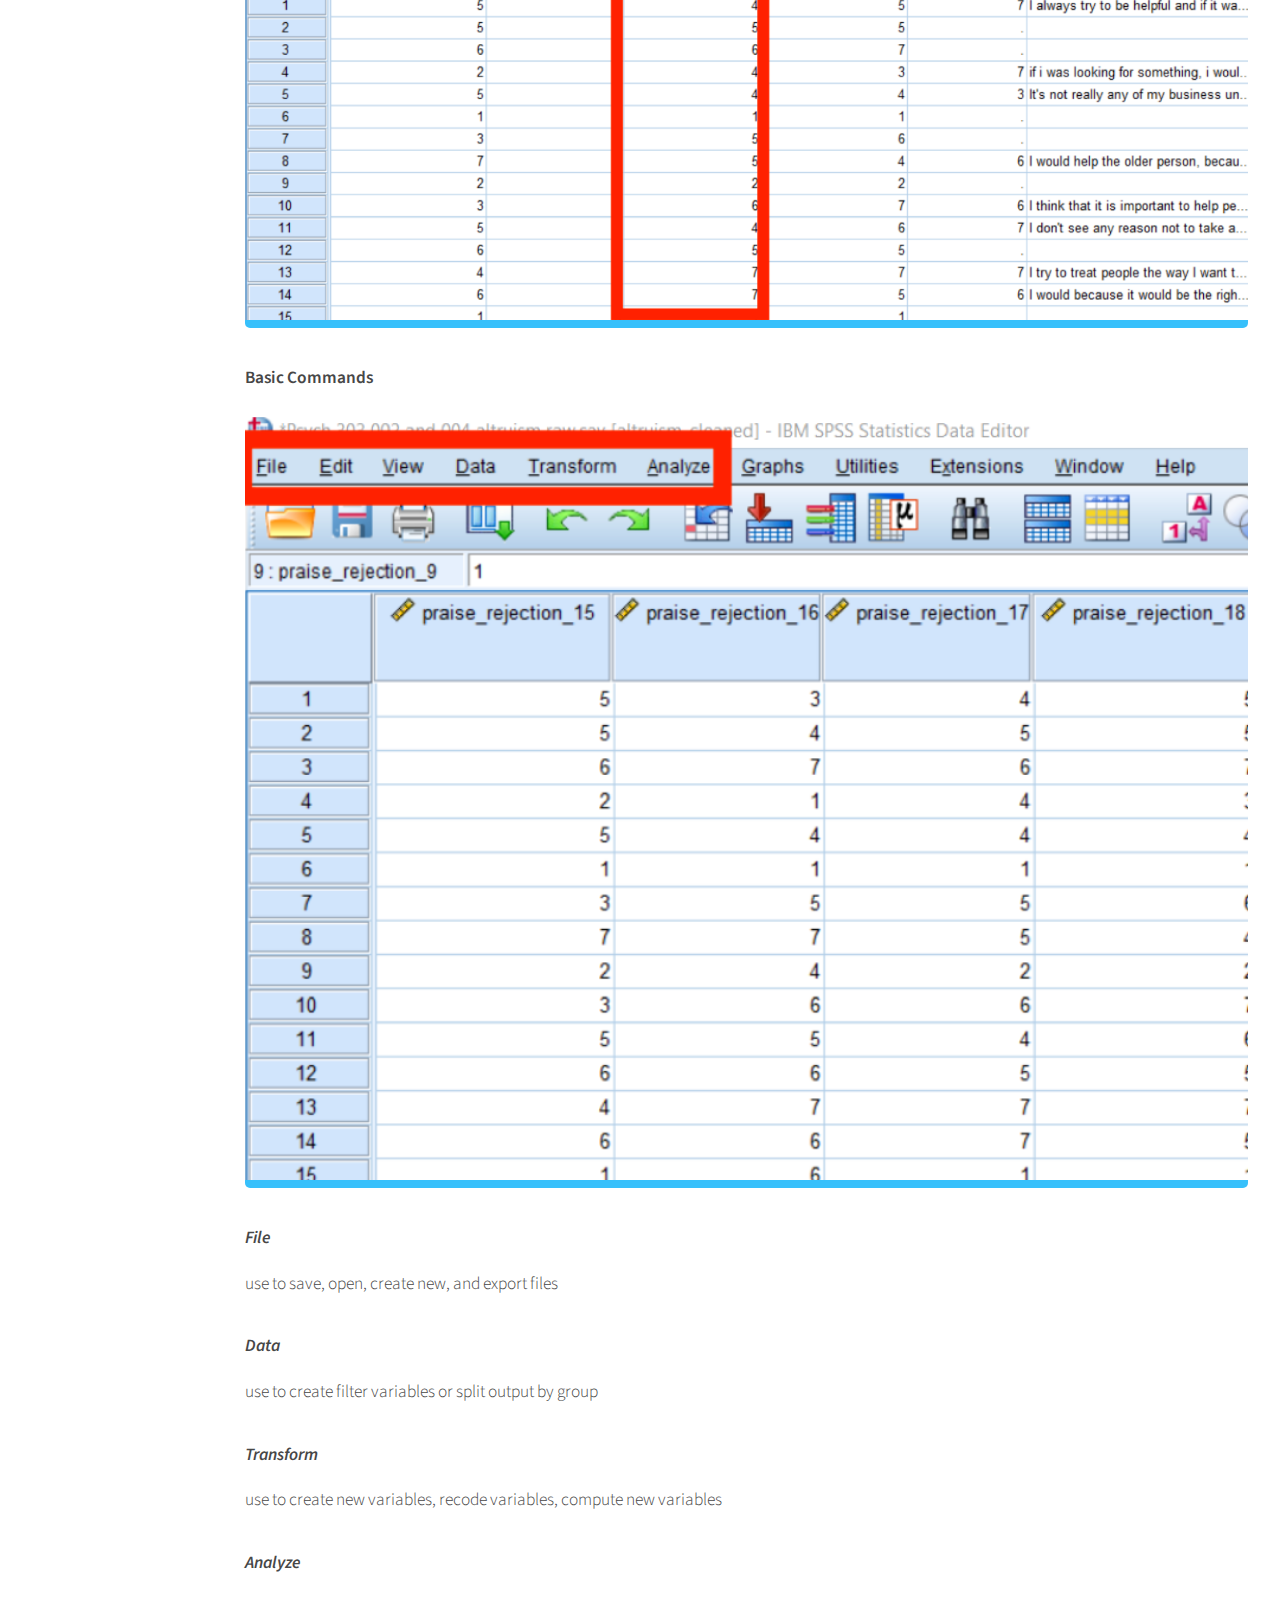
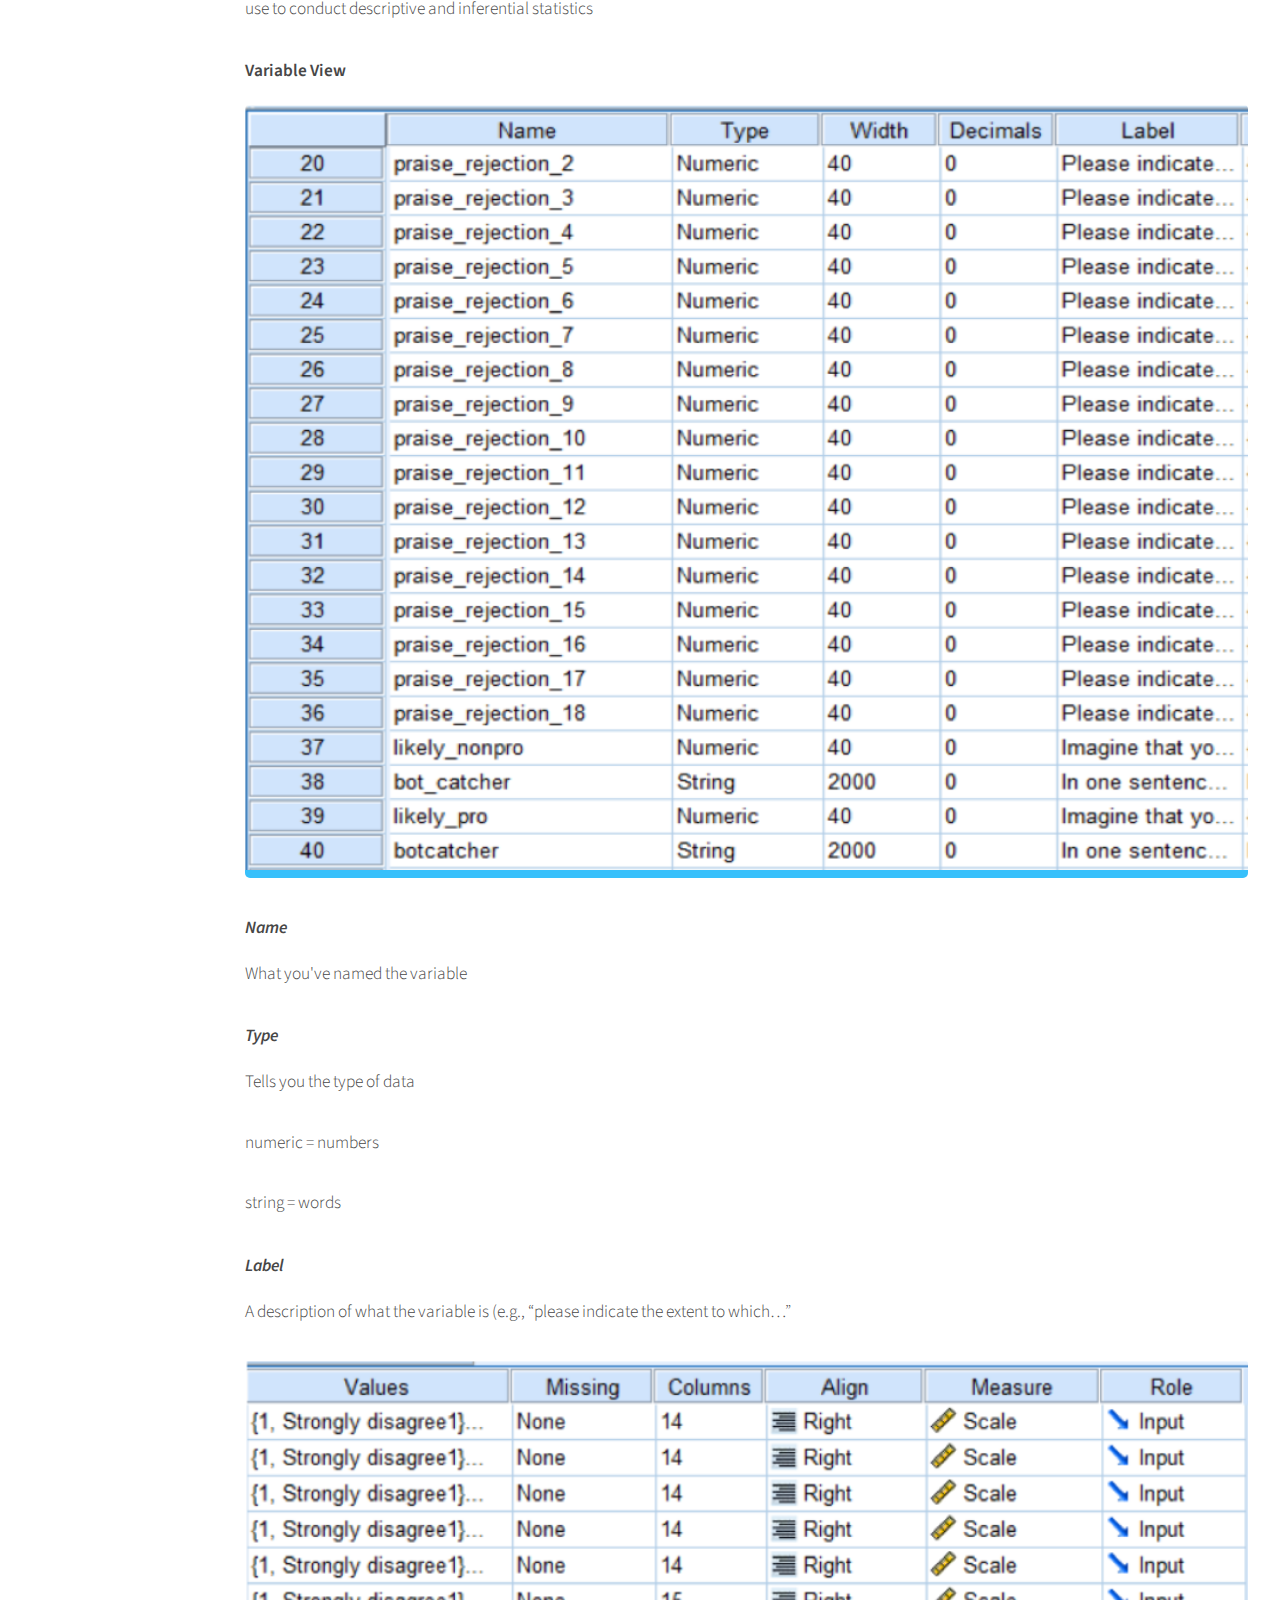
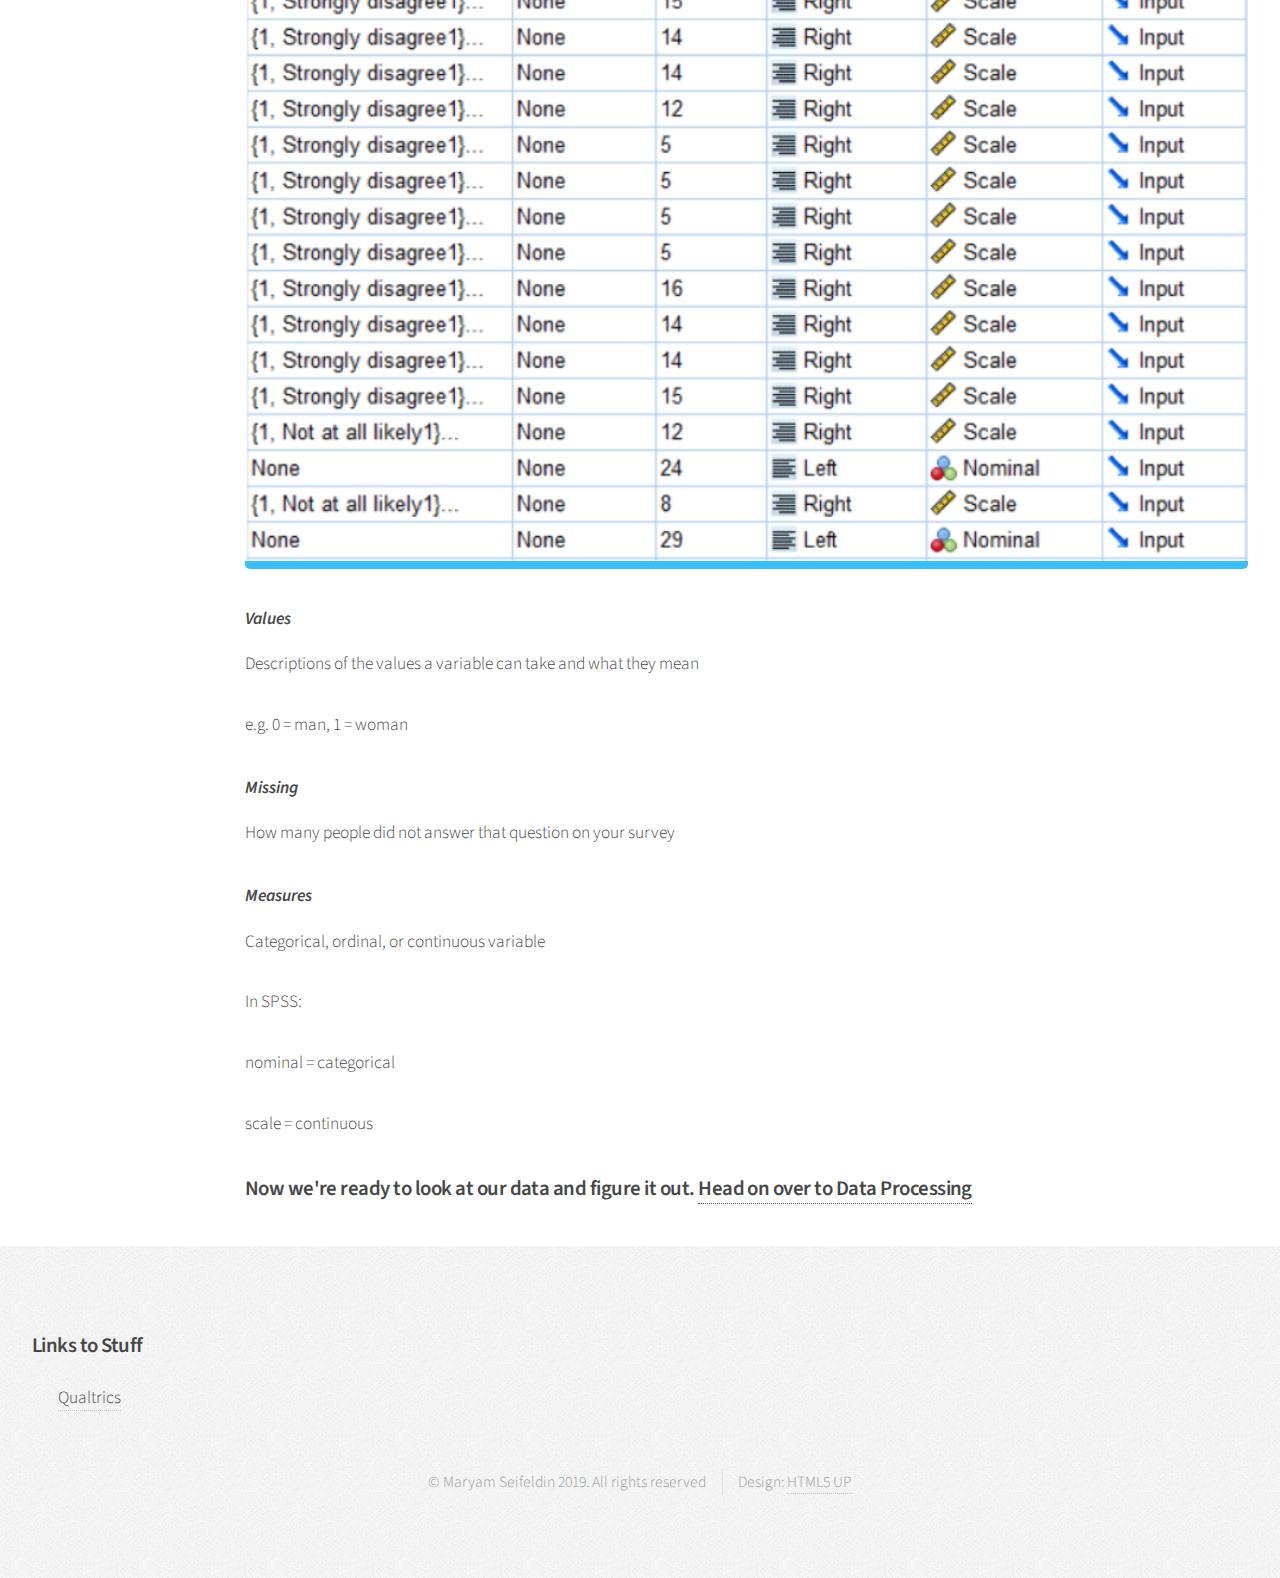
<file: setup.html>
<!DOCTYPE HTML>
<!--
	Arcana by HTML5 UP
	html5up.net | @ajlkn
	Free for personal and commercial use under the CCA 3.0 license (html5up.net/license)
-->
<html>
	<head>
		<title>Qualtrics & SPSS</title>
		<meta charset="utf-8" />
		<meta name="viewport" content="width=device-width, initial-scale=1, user-scalable=no" />
		<link rel="stylesheet" href="assets/css/main.css" />
	</head>
	<body class="is-preload">
		<div id="page-wrapper">

			<!-- Header -->
				<div id="header">

					<!-- Logo -->
						<h1><a href="index.html" id="logo">Basic Qualtrics Data Processing & Analysis in SPSS</h1>

					<!-- Nav -->
						<nav id="nav">
							<ul>
								<li><a href="index.html">Home</a></li>
								<li class="current">
									<a href="setup.html">Setup</a>
									<ul>
										<li><a href="#download_data">Download Data</a></li>
										<li><a href="#data_orientation">Data Orientation</a></li>
									</ul>
								</li>
								<li><a href="dataprocessing.html">Data Processing</a>
									<ul>
										<li><a href="dataprocessing.html#condense_columns">Condensing Columns</a></li>
										<li><a href="dataprocessing.html#new_columns">New Columns</a></li>
										<li><a href="dataprocessing.html#reverse_coding">Reverse Coding</a></li>
										<li><a href="dataprocessing.html#internal_reliability">Internal Reliability</a></li>
									</ul>
								</li>
								<li><a href="descriptivestats.html">Descriptive Statistics</a>
									<ul>
										<li><a href="descriptivestats.html#calculations">Calculations</a></li>
										<li><a href="descriptivestats.html#frequency">Frequency</a></li>
									</ul>
								</li>
								<li><a href="hypothesistesting.html">Hypothesis Testing</a>
									<ul>
										<li><a href="hypothesistesting.html#variables">Types of Variables</a></li>
										<li><a href="hypothesistesting.html#decision_tree">Analysis Decision Tree</a></li>
										<li><a href="hypothesistesting.html#correlation">Correlations</a></li>
										<li><a href="hypothesistesting.html#t_test">T-tests</a></li>
										<li><a href="hypothesistesting.html#anova">ANOVAs</a></li>
									</ul>
								</li>
								<li><a href="visualization.html">Visualization</a>
									<ul>
										<li><a href="visualization.html#histograms">Histograms</a></li>
										<li><a href="visualization.html#scatterplots">Scatter Plots</a></li>
									</ul>
								</li>	
							</ul>
						</nav>

				</div>

			<!-- Main -->
				<section class="wrapper style1">
					<div class="container">
						<div class="row gtr-200">
							<div class="col-2 col-12-narrower">
								<div class="sidebar" id="sidebar">

									<!-- Sidebar -->

										<section>
											<h3>Topics</h3>
											<ul class="links">
												<li><a href="#download_data">Download Data</a></li>
												<li><a href="#data_orientation">Data Orientation</a></li>
											</ul>
<!-- 											<footer>
												<a href="#" class="button">Continue Reading</a>
											</footer> -->
										</section>

<!-- 										<section>
											<h3>Another Subheading</h3>
											
											<footer>
												<a href="#" class="button">More Random Links</a>
											</footer>
										</section> -->

								</div>
							</div>
							<div class="col-10  col-12-narrower imp-narrower">
								<div id="content">

									<!-- Content -->

										<article>
											<header>
												<h2>Setup</h2>
												<!-- <p>Sidebar on the left, content on the right.</p> -->
											</header>

											<!-- <span class="image featured"><img src="images/banner.jpg" alt="" /></span> -->

											<h3 id=download_data>First, download your data from Qualtrics</h3>
											<p>Open your survey in Qualtrics and hit the "Data & Analysis" tab in the top menu bar:</p>
											<span class="image featured"><img src="images/q-data-tab.png" alt="qualtrics data tab location" /></span>
											<p>Find the "Export and Import" dropdown menu above the data and select "Export Data..."</p>
											<span class="image featured"><img src="images/qualt_expimp.png" alt="qualtrics export and import location" /></span>
											<span class="image featured"><img src="images/qualt_chooseexportdata.png" alt="qualtrics export data menu" /></span>
											<p>Qualtrics allows us to download data specialized for analysis in SPSS. Choose this option and download the data.</p>
											<span class="image featured"><img src="images/datadownload.png" alt="qualtrics choose SPSS file" /></span>


											<p><b>In examples, this tutorial will use data from an informal Qualtrics experiment on altruistic behavior and the valuation of reputation. You can download the data here:</b></p>
											
											<a href="data/altruism_data.sav" class="button">Download SPSS Data</a>

			

											<h3 id="data_orientation">Orientation to Data in SPSS</h3>

											<h4>Data View</h4>

											<p>Open up your data in SPSS. It should look like a spreadsheet.</p>

											<span class="image featured"><img src="images/blankview.png" alt="" /></span> 

											<h4>Row Representation</h4>
											<p>Each row of your data contains all of the data an individual participant, whether collected automatically by Qualtrics or entered by the participant themselves:</p>

											<span class="image featured"><img src="images/row_participant.png" alt="" /></span> 

											<h4>Column Representation</h4>
											<p>Each column of your data contains all of the data (from every participant) for a particular variable.</p>

											

											<span class="image featured"><img src="images/columnvariable.png" alt="" /></span> 
											
											<h4>Basic Commands</h4>

											<span class="image featured"><img src="images/spsstoolbar.png" alt="" /></span> 

											<h5>File</h5>
											<p>use to save, open, create new, and export files</p>

											<h5>Data</h5>
											<p>use to create filter variables or split output by group</p>

											<h5>Transform</h5>
											<p>use to create new variables, recode variables, compute new variables</p>

											<h5>Analyze</h5>
											<p>use to conduct descriptive and inferential statistics</p>

											<h4>Variable View</h4>

											<span class="image featured"><img src="images/variableview.png" alt="" /></span> 

											<h5>Name</h5>
											<p>What you've named the variable</p>

											<h5>Type</h5>
											<p>Tells you the type of data</p>
											<p>numeric = numbers</p>
											<p>string = words</p>

											<h5>Label</h5>
											<p>A description of what the variable is (e.g., “please indicate the extent to which…”</p>

											<span class="image featured"><img src="images/variableview2.png" alt="" /></span> 

											<h5>Values</h5>
											<p>Descriptions of the values a variable can take and what they mean</p>
											<p>e.g. 0 = man, 1 = woman</p>

											<h5>Missing</h5>
											<p>How many people did not answer that question on your survey</p>

											<h5>Measures</h5>
											<p>Categorical, ordinal, or continuous variable </p>
											<p>In SPSS:</p>
											<p>nominal = categorical</p>
											<p>scale = continuous</p>


											

											<h3>Now we're ready to look at our data and figure it out. <a href="dataprocessing.html">Head on over to Data Processing</a></h3>
										</article>

								</div>
							</div>
						</div>
					</div>
				</section>

			<!-- Footer -->
				<div id="footer">
					<div class="container">
						<div class="row">
							<section class="col6 col-6-narrower col-12-mobilep">
								<h3>Links to Stuff</h3>
								<ul class="footerlinks">
									<li><a href="#">Qualtrics</a></li>
								</ul>
							</section>
						</div>
					</div>


					<!-- Copyright -->
						<div class="copyright">
							<ul class="menu">
								<li>&copy; Maryam Seifeldin 2019. All rights reserved</li><li>Design: <a href="http://html5up.net">HTML5 UP</a></li>
							</ul>
						</div>

				</div>

		</div>

		<!-- Scripts -->
			<script src="assets/js/jquery.min.js"></script>
			<script src="assets/js/jquery.dropotron.min.js"></script>
			<script src="assets/js/browser.min.js"></script>
			<script src="assets/js/breakpoints.min.js"></script>
			<script src="assets/js/util.js"></script>
			<script src="assets/js/main.js"></script>

	</body>
</html>
</file>
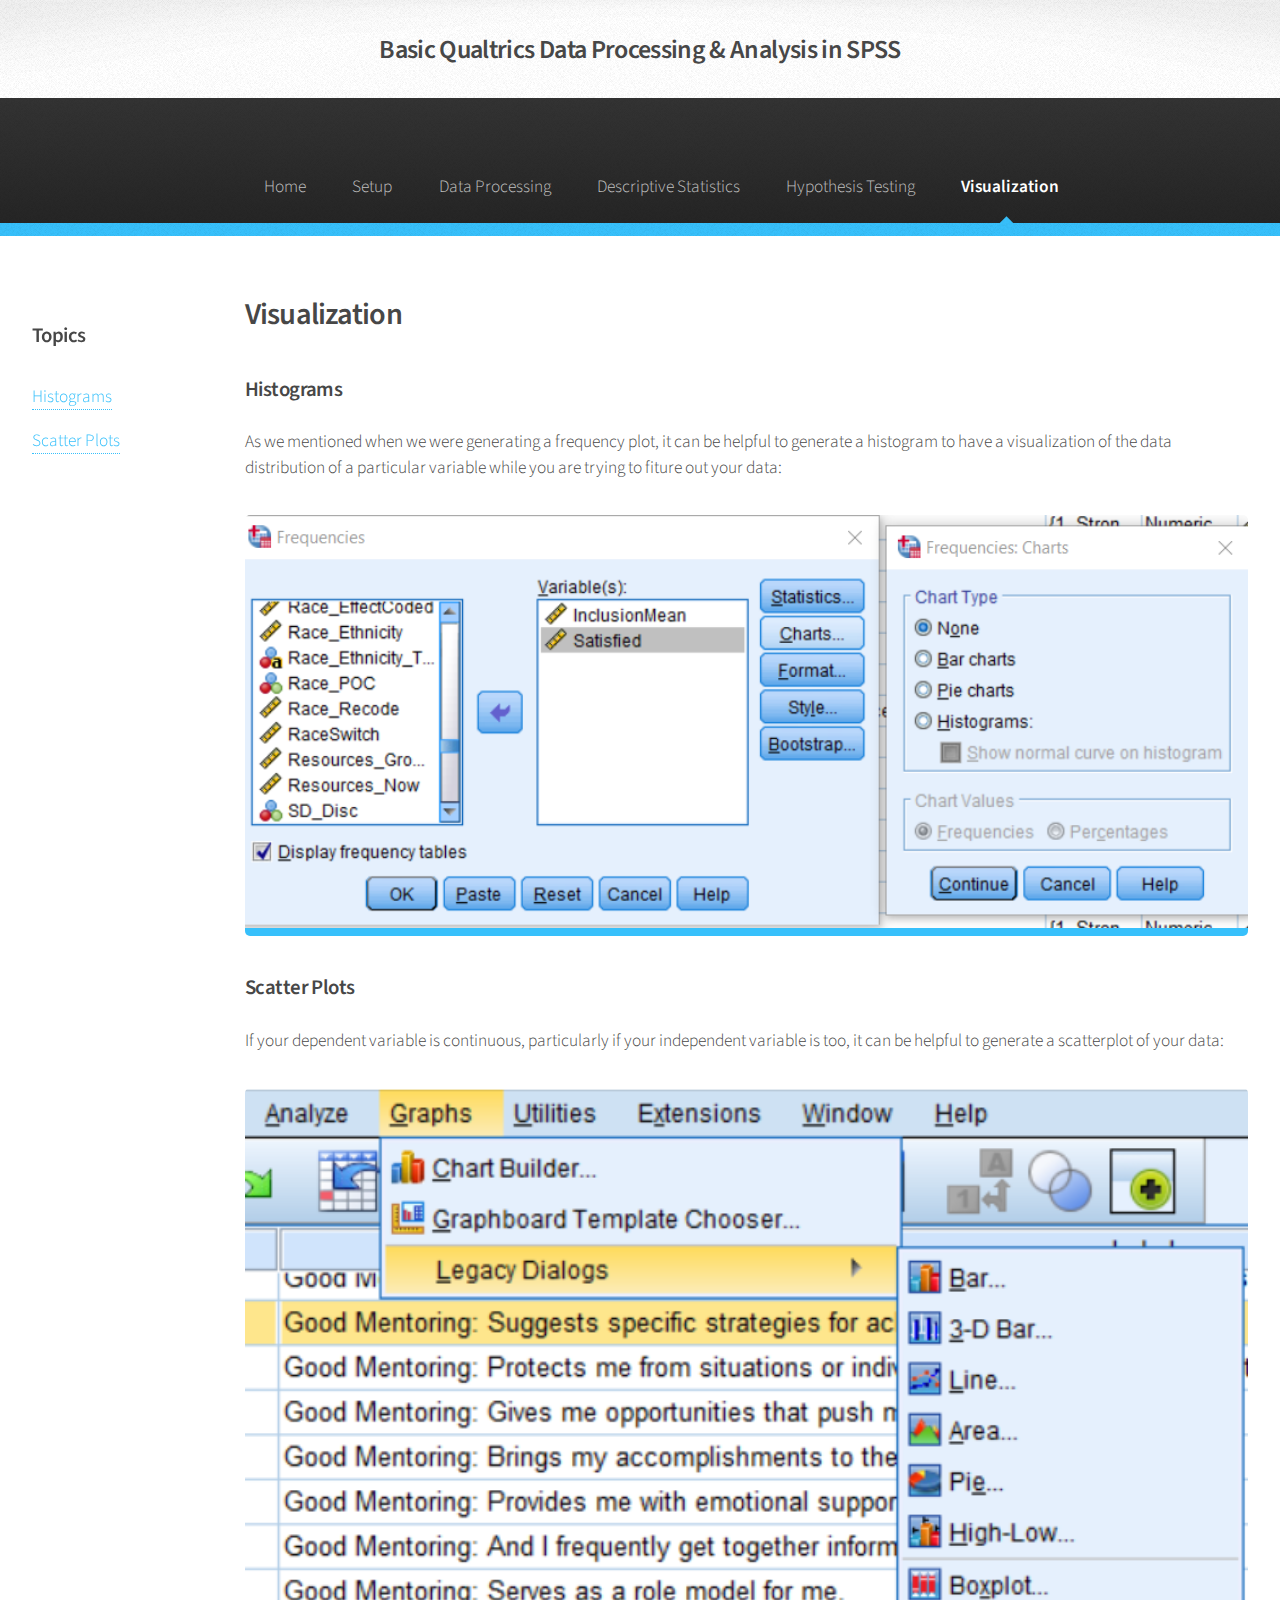
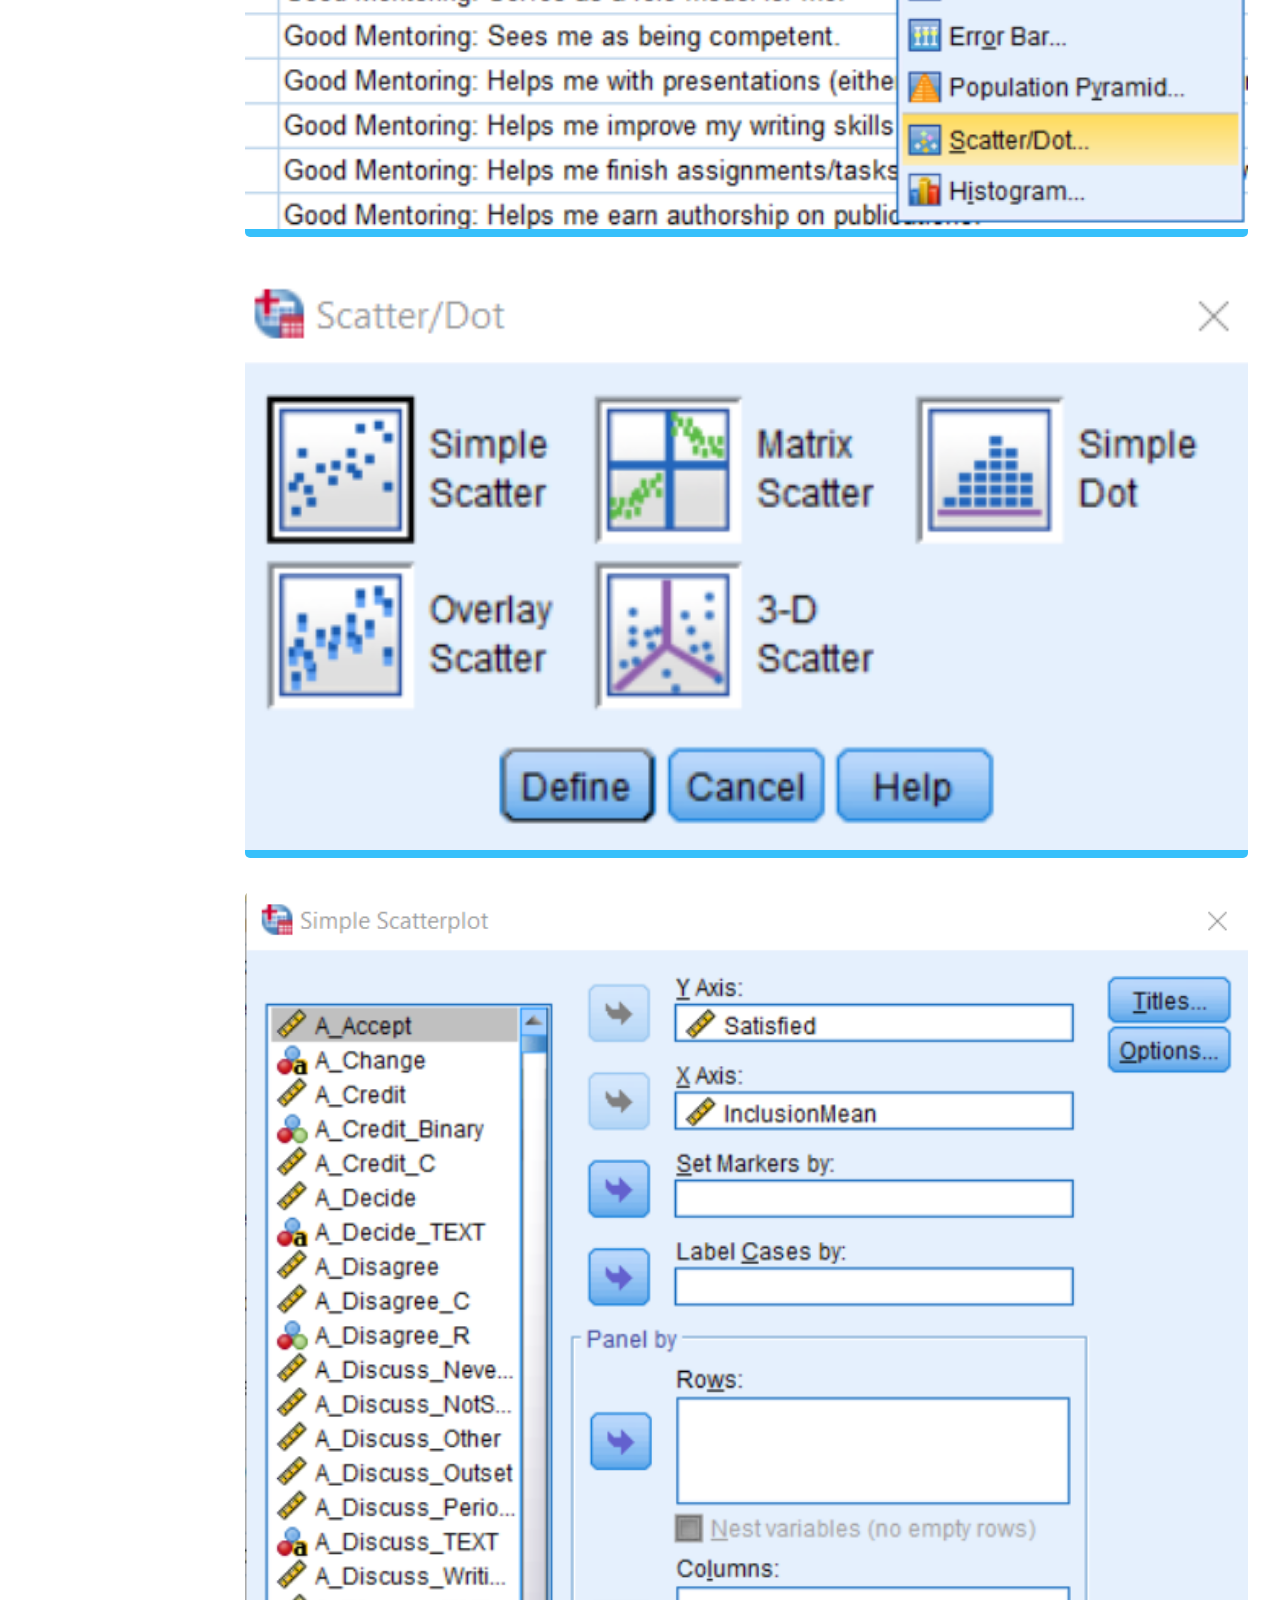
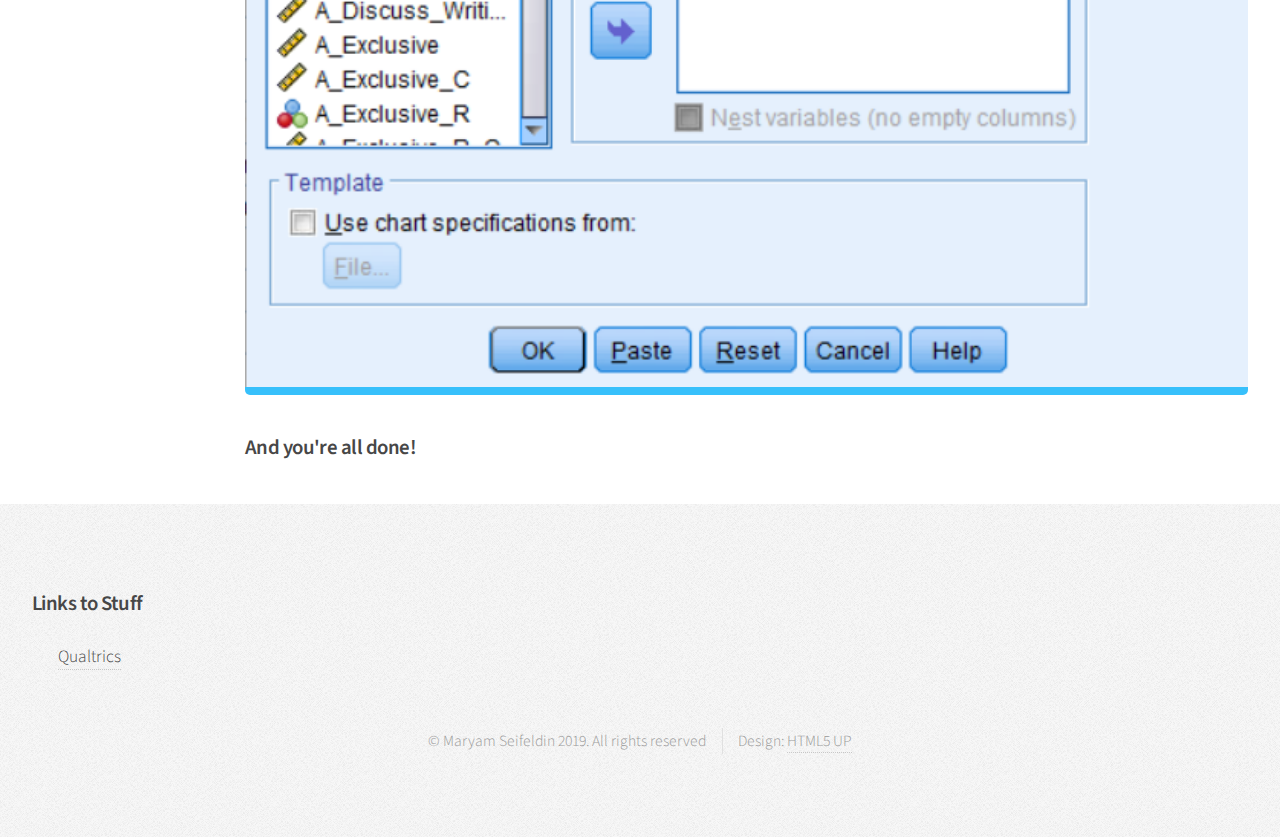
<file: visualization.html>
<!DOCTYPE HTML>
<!--
	Arcana by HTML5 UP
	html5up.net | @ajlkn
	Free for personal and commercial use under the CCA 3.0 license (html5up.net/license)
-->
<html>
	<head>
		<title>Qualtrics & SPSS</title>
		<meta charset="utf-8" />
		<meta name="viewport" content="width=device-width, initial-scale=1, user-scalable=no" />
		<link rel="stylesheet" href="assets/css/main.css" />
	</head>
	<body class="is-preload">
		<div id="page-wrapper">

			<!-- Header -->
				<div id="header">

					<!-- Logo -->
						<h1><a href="index.html" id="logo">Basic Qualtrics Data Processing & Analysis in SPSS</h1>

					<!-- Nav -->
						<nav id="nav">
							<ul>
								<li><a href="index.html">Home</a></li>
								<li>
									<a href="setup.html">Setup</a>
									<ul>
										<li><a href="setup.html#download_data">Download Data</a></li>
										<li><a href="setup.html#data_orientation">Data Orientation</a></li>
									</ul>
								</li>
								<li><a href="dataprocessing.html">Data Processing</a>
									<ul>
										<li><a href="dataprocessing.html#condense_columns">Condensing Columns</a></li>
										<li><a href="dataprocessing.html#new_columns">New Columns</a></li>
										<li><a href="dataprocessing.html#reverse_coding">Reverse Coding</a></li>
										<li><a href="dataprocessing.html#internal_reliability">Internal Reliability</a></li>
									</ul>
								</li>
								<li><a href="descriptivestats.html">Descriptive Statistics</a>
									<ul>
										<li><a href="descriptivestats.html#calculations">Calculations</a></li>
										<li><a href="descriptivestats.html#frequency">Frequency</a></li>
									</ul>
								</li>
								<li><a href="hypothesistesting.html">Hypothesis Testing</a>
									<ul>
										<li><a href="hypothesistesting.html#variables">Types of Variables</a></li>
										<li><a href="hypothesistesting.html#decision_tree">Analysis Decision Tree</a></li>
										<li><a href="hypothesistesting.html#correlation">Correlations</a></li>
										<li><a href="hypothesistesting.html#t_test">T-tests</a></li>
										<li><a href="hypothesistesting.html#anova">ANOVAs</a></li>	
									</ul>
								</li>
								<li class="current"><a href="visualization.html">Visualization</a>
									<ul>
										<li><a href="#histograms">Histograms</a></li>
										<li><a href="#scatterplots">Scatter Plots</a></li>
									</ul>
								</li>	
							</ul>
						</nav>

				</div>

			<!-- Main -->
				<section class="wrapper style1">
					<div class="container">
						<div class="row gtr-200">
							<div class="col-2 col-12-narrower">
								<div class="sidebar" id="sidebar">

									<!-- Sidebar -->

										<section>
											<h3>Topics</h3>
											<ul class="links">
												<li><a href="#histograms">Histograms</a></li>
												<li><a href="#scatterplots">Scatter Plots</a></li>
											</ul>
<!-- 											<footer>
												<a href="#" class="button">Continue Reading</a>
											</footer> -->
										</section>


								</div>
							</div>
							<div class="col-10  col-12-narrower imp-narrower">
								<div id="content">

									<!-- Content -->

										<article>
											<header>
												<h2>Visualization</h2>
											</header>

											<!-- <span class="image featured"><img src="images/banner.jpg" alt="" /></span> -->

											<h3 id="histograms">Histograms</h3>
											<p>As we mentioned when we were generating a frequency plot, it can be helpful to generate a histogram to have a visualization of the data distribution of a particular variable while you are trying to fiture out your data:</p>

											<span class="image featured"><img src="images/freqplot.png" alt="" /></span>

											<h3 id="scatterplots">Scatter Plots</h3>
											<p>If your dependent variable is continuous, particularly if your independent variable is too, it can be helpful to generate a scatterplot of your data:</p>

											<span class="image featured"><img src="images/scatterplot1.png" alt="" /></span>
											<span class="image featured"><img src="images/scatterplot2.png" alt="" /></span>
											<span class="image featured"><img src="images/scatterplot3.png" alt="" /></span>
											
											<h3>And you're all done!</h3>
										</article>

								</div>
							</div>
						</div>
					</div>
				</section>

			<!-- Footer -->
				<div id="footer">
					<div class="container">
						<div class="row">
							<section class="col6 col-6-narrower col-12-mobilep">
								<h3>Links to Stuff</h3>
								<ul class="footerlinks">
									<li><a href="#">Qualtrics</a></li>
								</ul>
							</section>
						</div>
					</div>


					<!-- Copyright -->
						<div class="copyright">
							<ul class="menu">
								<li>&copy; Maryam Seifeldin 2019. All rights reserved</li><li>Design: <a href="http://html5up.net">HTML5 UP</a></li>
							</ul>
						</div>

				</div>

		</div>

		<!-- Scripts -->
			<script src="assets/js/jquery.min.js"></script>
			<script src="assets/js/jquery.dropotron.min.js"></script>
			<script src="assets/js/browser.min.js"></script>
			<script src="assets/js/breakpoints.min.js"></script>
			<script src="assets/js/util.js"></script>
			<script src="assets/js/main.js"></script>

	</body>
</html>
</file>
<file: assets/css/main.css>
@import url("fontawesome-all.min.css");
@import url("https://fonts.googleapis.com/css?family=Source+Sans+Pro:300,300italic,600,600italic");

/*
	Arcana by HTML5 UP
	html5up.net | @ajlkn
	Free for personal and commercial use under the CCA 3.0 license (html5up.net/license)
*/

html, body, div, span, applet, object,
iframe, h1, h2, h3, h4, h5, h6, p, blockquote,
pre, a, abbr, acronym, address, big, cite,
code, del, dfn, em, img, ins, kbd, q, s, samp,
small, strike, strong, sub, sup, tt, var, b,
u, i, center, dl, dt, dd, ol, ul, li, fieldset,
form, label, legend, table, caption, tbody,
tfoot, thead, tr, th, td, article, aside,
canvas, details, embed, figure, figcaption,
footer, header, hgroup, menu, nav, output, ruby,
section, summary, time, mark, audio, video {
	margin: 0;
	padding: 0;
	border: 0;
	font-size: 100%;
	font: inherit;
	vertical-align: baseline;}

article, aside, details, figcaption, figure,
footer, header, hgroup, menu, nav, section {
	display: block;}
	
/*My extras:*/
iframe {
	width: 90%;
	height: 75vh;
	padding: 5%;
	border: 3px solid #37c0fb;
}

.sidebar {
  position: -webkit-sticky;
  position: sticky;
  top: 0;
}
h3 {
	margin-top: 30px;
}
.smallframe{
	height: 30vh;
}
h5 {
	font-style: italic;
}

/*End of my extras*/

body {
	line-height: 1;
}

ol, ul {
	list-style: none;
}

blockquote, q {
	quotes: none;
}

	blockquote:before, blockquote:after, q:before, q:after {
		content: '';
		content: none;
	}

table {
	border-collapse: collapse;
	border-spacing: 0;
}

body {
	-webkit-text-size-adjust: none;
}

mark {
	background-color: transparent;
	color: inherit;
}

input::-moz-focus-inner {
	border: 0;
	padding: 0;
}

input, select, textarea {
	-moz-appearance: none;
	-webkit-appearance: none;
	-ms-appearance: none;
	appearance: none;
}

/* Basic */

	html {
		box-sizing: border-box;
	}

	*, *:before, *:after {
		box-sizing: inherit;
	}

	body {
		background: #f7f7f7 url("images/bg01.png");
	}

		body.is-preload *, body.is-preload *:before, body.is-preload *:after {
			-moz-animation: none !important;
			-webkit-animation: none !important;
			-ms-animation: none !important;
			animation: none !important;
			-moz-transition: none !important;
			-webkit-transition: none !important;
			-ms-transition: none !important;
			transition: none !important;
		}

	body, input, select, textarea {
		color: #474747;
		font-family: 'Source Sans Pro', sans-serif;
		font-size: 16pt;
		font-weight: 300;
		line-height: 1.65em;
	}

	a {
		-moz-transition: color 0.2s ease-in-out, border-color 0.2s ease-in-out, opacity 0.2s ease-in-out;
		-webkit-transition: color 0.2s ease-in-out, border-color 0.2s ease-in-out, opacity 0.2s ease-in-out;
		-ms-transition: color 0.2s ease-in-out, border-color 0.2s ease-in-out, opacity 0.2s ease-in-out;
		transition: color 0.2s ease-in-out, border-color 0.2s ease-in-out, opacity 0.2s ease-in-out;
		color: #37c0fb;
		text-decoration: none;
		border-bottom: dotted 1px;
	}

		a:hover {
			color: #37c0fb;
			border-bottom-color: transparent;
		}

	strong, b {
		font-weight: 600;
	}

	em, i {
		font-style: italic;
	}

	p, ul, ol, dl, table, blockquote {
		margin: 0 0 2em 0;
	}

	h1, h2, h3, h4, h5, h6 {
		color: inherit;
		font-weight: 600;
		line-height: 1.75em;
		margin-bottom: 1em;
	}

		h1 a, h2 a, h3 a, h4 a, h5 a, h6 a {
			color: inherit;
			text-decoration: none;
		}

		h1 em, h2 em, h3 em, h4 em, h5 em, h6 em {
			font-style: normal;
			font-weight: 300;
		}

	h2 {
		font-size: 1.75em;
		letter-spacing: -0.025em;
	}

	h3 {
		font-size: 1.2em;
		letter-spacing: -0.025em;
	}

	sub {
		font-size: 0.8em;
		position: relative;
		top: 0.5em;
	}

	sup {
		font-size: 0.8em;
		position: relative;
		top: -0.5em;
	}

	hr {
		border-top: solid 1px #e0e0e0;
		border: 0;
		margin-bottom: 1.5em;
	}

	blockquote {
		border-left: solid 0.5em #e0e0e0;
		font-style: italic;
		padding: 1em 0 1em 2em;
	}

/* Container */

	.container {
		margin: 0 auto;
		max-width: 100%;
		width: 1400px;
	}

		@media screen and (max-width: 1680px) {

			.container {
				width: 95%;
			}

		}

		@media screen and (max-width: 1280px) {

			.container {
				width: 95%;
			}

		}

		@media screen and (max-width: 980px) {

			.container {
				width: 95%;
			}

		}

		@media screen and (max-width: 840px) {

			.container {
				width: 95%;
			}

		}

		@media screen and (max-width: 736px) {

			.container {
				width: 90%;
			}

		}

		@media screen and (max-width: 480px) {

			.container {
				width: 100%;
			}

		}

/* Row */

	.row {
		display: flex;
		flex-wrap: wrap;
		box-sizing: border-box;
		align-items: stretch;
	}

		.row > * {
			box-sizing: border-box;
		}

		.row.gtr-uniform > * > :last-child {
			margin-bottom: 0;
		}

		.row.aln-left {
			justify-content: flex-start;
		}

		.row.aln-center {
			justify-content: center;
		}

		.row.aln-right {
			justify-content: flex-end;
		}

		.row.aln-top {
			align-items: flex-start;
		}

		.row.aln-middle {
			align-items: center;
		}

		.row.aln-bottom {
			align-items: flex-end;
		}

		.row > .imp {
			order: -1;
		}

		.row > .col-1 {
			width: 8.33333%;
		}

		.row > .off-1 {
			margin-left: 8.33333%;
		}

		.row > .col-2 {
			width: 16.66667%;
		}

		.row > .off-2 {
			margin-left: 16.66667%;
		}

		.row > .col-3 {
			width: 25%;
		}

		.row > .off-3 {
			margin-left: 25%;
		}

		.row > .col-4 {
			width: 33.33333%;
		}

		.row > .off-4 {
			margin-left: 33.33333%;
		}

		.row > .col-5 {
			width: 41.66667%;
		}

		.row > .off-5 {
			margin-left: 41.66667%;
		}

		.row > .col-6 {
			width: 50%;
		}

		.row > .off-6 {
			margin-left: 50%;
		}

		.row > .col-7 {
			width: 58.33333%;
		}

		.row > .off-7 {
			margin-left: 58.33333%;
		}

		.row > .col-8 {
			width: 66.66667%;
		}

		.row > .off-8 {
			margin-left: 66.66667%;
		}

		.row > .col-9 {
			width: 75%;
		}

		.row > .off-9 {
			margin-left: 75%;
		}

		.row > .col-10 {
			width: 83.33333%;
		}

		.row > .off-10 {
			margin-left: 83.33333%;
		}

		.row > .col-11 {
			width: 91.66667%;
		}

		.row > .off-11 {
			margin-left: 91.66667%;
		}

		.row > .col-12 {
			width: 100%;
		}

		.row > .off-12 {
			margin-left: 100%;
		}

		.row.gtr-0 {
			margin-top: 0px;
			margin-left: 0px;
		}

			.row.gtr-0 > * {
				padding: 0px 0 0 0px;
			}

			.row.gtr-0.gtr-uniform {
				margin-top: 0px;
			}

				.row.gtr-0.gtr-uniform > * {
					padding-top: 0px;
				}

		.row.gtr-25 {
			margin-top: -12.5px;
			margin-left: -12.5px;
		}

			.row.gtr-25 > * {
				padding: 12.5px 0 0 12.5px;
			}

			.row.gtr-25.gtr-uniform {
				margin-top: -12.5px;
			}

				.row.gtr-25.gtr-uniform > * {
					padding-top: 12.5px;
				}

		.row.gtr-50 {
			margin-top: -25px;
			margin-left: -25px;
		}

			.row.gtr-50 > * {
				padding: 25px 0 0 25px;
			}

			.row.gtr-50.gtr-uniform {
				margin-top: -25px;
			}

				.row.gtr-50.gtr-uniform > * {
					padding-top: 25px;
				}

		.row {
			margin-top: -50px;
			margin-left: -50px;
		}

			.row > * {
				padding: 50px 0 0 50px;
			}

			.row.gtr-uniform {
				margin-top: -50px;
			}

				.row.gtr-uniform > * {
					padding-top: 50px;
				}

		.row.gtr-150 {
			margin-top: -75px;
			margin-left: -75px;
		}

			.row.gtr-150 > * {
				padding: 75px 0 0 75px;
			}

			.row.gtr-150.gtr-uniform {
				margin-top: -75px;
			}

				.row.gtr-150.gtr-uniform > * {
					padding-top: 75px;
				}

		.row.gtr-200 {
			margin-top: -100px;
			margin-left: -100px;
		}

			.row.gtr-200 > * {
				padding: 100px 0 0 100px;
			}

			.row.gtr-200.gtr-uniform {
				margin-top: -100px;
			}

				.row.gtr-200.gtr-uniform > * {
					padding-top: 100px;
				}

		@media screen and (max-width: 1680px) {

			.row {
				display: flex;
				flex-wrap: wrap;
				box-sizing: border-box;
				align-items: stretch;
			}

				.row > * {
					box-sizing: border-box;
				}

				.row.gtr-uniform > * > :last-child {
					margin-bottom: 0;
				}

				.row.aln-left {
					justify-content: flex-start;
				}

				.row.aln-center {
					justify-content: center;
				}

				.row.aln-right {
					justify-content: flex-end;
				}

				.row.aln-top {
					align-items: flex-start;
				}

				.row.aln-middle {
					align-items: center;
				}

				.row.aln-bottom {
					align-items: flex-end;
				}

				.row > .imp-wide {
					order: -1;
				}

				.row > .col-1-wide {
					width: 8.33333%;
				}

				.row > .off-1-wide {
					margin-left: 8.33333%;
				}

				.row > .col-2-wide {
					width: 16.66667%;
				}

				.row > .off-2-wide {
					margin-left: 16.66667%;
				}

				.row > .col-3-wide {
					width: 25%;
				}

				.row > .off-3-wide {
					margin-left: 25%;
				}

				.row > .col-4-wide {
					width: 33.33333%;
				}

				.row > .off-4-wide {
					margin-left: 33.33333%;
				}

				.row > .col-5-wide {
					width: 41.66667%;
				}

				.row > .off-5-wide {
					margin-left: 41.66667%;
				}

				.row > .col-6-wide {
					width: 50%;
				}

				.row > .off-6-wide {
					margin-left: 50%;
				}

				.row > .col-7-wide {
					width: 58.33333%;
				}

				.row > .off-7-wide {
					margin-left: 58.33333%;
				}

				.row > .col-8-wide {
					width: 66.66667%;
				}

				.row > .off-8-wide {
					margin-left: 66.66667%;
				}

				.row > .col-9-wide {
					width: 75%;
				}

				.row > .off-9-wide {
					margin-left: 75%;
				}

				.row > .col-10-wide {
					width: 83.33333%;
				}

				.row > .off-10-wide {
					margin-left: 83.33333%;
				}

				.row > .col-11-wide {
					width: 91.66667%;
				}

				.row > .off-11-wide {
					margin-left: 91.66667%;
				}

				.row > .col-12-wide {
					width: 100%;
				}

				.row > .off-12-wide {
					margin-left: 100%;
				}

				.row.gtr-0 {
					margin-top: 0px;
					margin-left: 0px;
				}

					.row.gtr-0 > * {
						padding: 0px 0 0 0px;
					}

					.row.gtr-0.gtr-uniform {
						margin-top: 0px;
					}

						.row.gtr-0.gtr-uniform > * {
							padding-top: 0px;
						}

				.row.gtr-25 {
					margin-top: -10px;
					margin-left: -10px;
				}

					.row.gtr-25 > * {
						padding: 10px 0 0 10px;
					}

					.row.gtr-25.gtr-uniform {
						margin-top: -10px;
					}

						.row.gtr-25.gtr-uniform > * {
							padding-top: 10px;
						}

				.row.gtr-50 {
					margin-top: -20px;
					margin-left: -20px;
				}

					.row.gtr-50 > * {
						padding: 20px 0 0 20px;
					}

					.row.gtr-50.gtr-uniform {
						margin-top: -20px;
					}

						.row.gtr-50.gtr-uniform > * {
							padding-top: 20px;
						}

				.row {
					margin-top: -40px;
					margin-left: -40px;
				}

					.row > * {
						padding: 40px 0 0 40px;
					}

					.row.gtr-uniform {
						margin-top: -40px;
					}

						.row.gtr-uniform > * {
							padding-top: 40px;
						}

				.row.gtr-150 {
					margin-top: -60px;
					margin-left: -60px;
				}

					.row.gtr-150 > * {
						padding: 60px 0 0 60px;
					}

					.row.gtr-150.gtr-uniform {
						margin-top: -60px;
					}

						.row.gtr-150.gtr-uniform > * {
							padding-top: 60px;
						}

				.row.gtr-200 {
					margin-top: -80px;
					margin-left: -80px;
				}

					.row.gtr-200 > * {
						padding: 80px 0 0 80px;
					}

					.row.gtr-200.gtr-uniform {
						margin-top: -80px;
					}

						.row.gtr-200.gtr-uniform > * {
							padding-top: 80px;
						}

		}

		@media screen and (max-width: 1280px) {

			.row {
				display: flex;
				flex-wrap: wrap;
				box-sizing: border-box;
				align-items: stretch;
			}

				.row > * {
					box-sizing: border-box;
				}

				.row.gtr-uniform > * > :last-child {
					margin-bottom: 0;
				}

				.row.aln-left {
					justify-content: flex-start;
				}

				.row.aln-center {
					justify-content: center;
				}

				.row.aln-right {
					justify-content: flex-end;
				}

				.row.aln-top {
					align-items: flex-start;
				}

				.row.aln-middle {
					align-items: center;
				}

				.row.aln-bottom {
					align-items: flex-end;
				}

				.row > .imp-normal {
					order: -1;
				}

				.row > .col-1-normal {
					width: 8.33333%;
				}

				.row > .off-1-normal {
					margin-left: 8.33333%;
				}

				.row > .col-2-normal {
					width: 16.66667%;
				}

				.row > .off-2-normal {
					margin-left: 16.66667%;
				}

				.row > .col-3-normal {
					width: 25%;
				}

				.row > .off-3-normal {
					margin-left: 25%;
				}

				.row > .col-4-normal {
					width: 33.33333%;
				}

				.row > .off-4-normal {
					margin-left: 33.33333%;
				}

				.row > .col-5-normal {
					width: 41.66667%;
				}

				.row > .off-5-normal {
					margin-left: 41.66667%;
				}

				.row > .col-6-normal {
					width: 50%;
				}

				.row > .off-6-normal {
					margin-left: 50%;
				}

				.row > .col-7-normal {
					width: 58.33333%;
				}

				.row > .off-7-normal {
					margin-left: 58.33333%;
				}

				.row > .col-8-normal {
					width: 66.66667%;
				}

				.row > .off-8-normal {
					margin-left: 66.66667%;
				}

				.row > .col-9-normal {
					width: 75%;
				}

				.row > .off-9-normal {
					margin-left: 75%;
				}

				.row > .col-10-normal {
					width: 83.33333%;
				}

				.row > .off-10-normal {
					margin-left: 83.33333%;
				}

				.row > .col-11-normal {
					width: 91.66667%;
				}

				.row > .off-11-normal {
					margin-left: 91.66667%;
				}

				.row > .col-12-normal {
					width: 100%;
				}

				.row > .off-12-normal {
					margin-left: 100%;
				}

				.row.gtr-0 {
					margin-top: 0px;
					margin-left: 0px;
				}

					.row.gtr-0 > * {
						padding: 0px 0 0 0px;
					}

					.row.gtr-0.gtr-uniform {
						margin-top: 0px;
					}

						.row.gtr-0.gtr-uniform > * {
							padding-top: 0px;
						}

				.row.gtr-25 {
					margin-top: -7.5px;
					margin-left: -7.5px;
				}

					.row.gtr-25 > * {
						padding: 7.5px 0 0 7.5px;
					}

					.row.gtr-25.gtr-uniform {
						margin-top: -7.5px;
					}

						.row.gtr-25.gtr-uniform > * {
							padding-top: 7.5px;
						}

				.row.gtr-50 {
					margin-top: -15px;
					margin-left: -15px;
				}

					.row.gtr-50 > * {
						padding: 15px 0 0 15px;
					}

					.row.gtr-50.gtr-uniform {
						margin-top: -15px;
					}

						.row.gtr-50.gtr-uniform > * {
							padding-top: 15px;
						}

				.row {
					margin-top: -30px;
					margin-left: -30px;
				}

					.row > * {
						padding: 30px 0 0 30px;
					}

					.row.gtr-uniform {
						margin-top: -30px;
					}

						.row.gtr-uniform > * {
							padding-top: 30px;
						}

				.row.gtr-150 {
					margin-top: -45px;
					margin-left: -45px;
				}

					.row.gtr-150 > * {
						padding: 45px 0 0 45px;
					}

					.row.gtr-150.gtr-uniform {
						margin-top: -45px;
					}

						.row.gtr-150.gtr-uniform > * {
							padding-top: 45px;
						}

				.row.gtr-200 {
					margin-top: -60px;
					margin-left: -60px;
				}

					.row.gtr-200 > * {
						padding: 60px 0 0 60px;
					}

					.row.gtr-200.gtr-uniform {
						margin-top: -60px;
					}

						.row.gtr-200.gtr-uniform > * {
							padding-top: 60px;
						}

		}

		@media screen and (max-width: 980px) {

			.row {
				display: flex;
				flex-wrap: wrap;
				box-sizing: border-box;
				align-items: stretch;
			}

				.row > * {
					box-sizing: border-box;
				}

				.row.gtr-uniform > * > :last-child {
					margin-bottom: 0;
				}

				.row.aln-left {
					justify-content: flex-start;
				}

				.row.aln-center {
					justify-content: center;
				}

				.row.aln-right {
					justify-content: flex-end;
				}

				.row.aln-top {
					align-items: flex-start;
				}

				.row.aln-middle {
					align-items: center;
				}

				.row.aln-bottom {
					align-items: flex-end;
				}

				.row > .imp-narrow {
					order: -1;
				}

				.row > .col-1-narrow {
					width: 8.33333%;
				}

				.row > .off-1-narrow {
					margin-left: 8.33333%;
				}

				.row > .col-2-narrow {
					width: 16.66667%;
				}

				.row > .off-2-narrow {
					margin-left: 16.66667%;
				}

				.row > .col-3-narrow {
					width: 25%;
				}

				.row > .off-3-narrow {
					margin-left: 25%;
				}

				.row > .col-4-narrow {
					width: 33.33333%;
				}

				.row > .off-4-narrow {
					margin-left: 33.33333%;
				}

				.row > .col-5-narrow {
					width: 41.66667%;
				}

				.row > .off-5-narrow {
					margin-left: 41.66667%;
				}

				.row > .col-6-narrow {
					width: 50%;
				}

				.row > .off-6-narrow {
					margin-left: 50%;
				}

				.row > .col-7-narrow {
					width: 58.33333%;
				}

				.row > .off-7-narrow {
					margin-left: 58.33333%;
				}

				.row > .col-8-narrow {
					width: 66.66667%;
				}

				.row > .off-8-narrow {
					margin-left: 66.66667%;
				}

				.row > .col-9-narrow {
					width: 75%;
				}

				.row > .off-9-narrow {
					margin-left: 75%;
				}

				.row > .col-10-narrow {
					width: 83.33333%;
				}

				.row > .off-10-narrow {
					margin-left: 83.33333%;
				}

				.row > .col-11-narrow {
					width: 91.66667%;
				}

				.row > .off-11-narrow {
					margin-left: 91.66667%;
				}

				.row > .col-12-narrow {
					width: 100%;
				}

				.row > .off-12-narrow {
					margin-left: 100%;
				}

				.row.gtr-0 {
					margin-top: 0px;
					margin-left: 0px;
				}

					.row.gtr-0 > * {
						padding: 0px 0 0 0px;
					}

					.row.gtr-0.gtr-uniform {
						margin-top: 0px;
					}

						.row.gtr-0.gtr-uniform > * {
							padding-top: 0px;
						}

				.row.gtr-25 {
					margin-top: -7.5px;
					margin-left: -7.5px;
				}

					.row.gtr-25 > * {
						padding: 7.5px 0 0 7.5px;
					}

					.row.gtr-25.gtr-uniform {
						margin-top: -7.5px;
					}

						.row.gtr-25.gtr-uniform > * {
							padding-top: 7.5px;
						}

				.row.gtr-50 {
					margin-top: -15px;
					margin-left: -15px;
				}

					.row.gtr-50 > * {
						padding: 15px 0 0 15px;
					}

					.row.gtr-50.gtr-uniform {
						margin-top: -15px;
					}

						.row.gtr-50.gtr-uniform > * {
							padding-top: 15px;
						}

				.row {
					margin-top: -30px;
					margin-left: -30px;
				}

					.row > * {
						padding: 30px 0 0 30px;
					}

					.row.gtr-uniform {
						margin-top: -30px;
					}

						.row.gtr-uniform > * {
							padding-top: 30px;
						}

				.row.gtr-150 {
					margin-top: -45px;
					margin-left: -45px;
				}

					.row.gtr-150 > * {
						padding: 45px 0 0 45px;
					}

					.row.gtr-150.gtr-uniform {
						margin-top: -45px;
					}

						.row.gtr-150.gtr-uniform > * {
							padding-top: 45px;
						}

				.row.gtr-200 {
					margin-top: -60px;
					margin-left: -60px;
				}

					.row.gtr-200 > * {
						padding: 60px 0 0 60px;
					}

					.row.gtr-200.gtr-uniform {
						margin-top: -60px;
					}

						.row.gtr-200.gtr-uniform > * {
							padding-top: 60px;
						}

		}

		@media screen and (max-width: 840px) {

			.row {
				display: flex;
				flex-wrap: wrap;
				box-sizing: border-box;
				align-items: stretch;
			}

				.row > * {
					box-sizing: border-box;
				}

				.row.gtr-uniform > * > :last-child {
					margin-bottom: 0;
				}

				.row.aln-left {
					justify-content: flex-start;
				}

				.row.aln-center {
					justify-content: center;
				}

				.row.aln-right {
					justify-content: flex-end;
				}

				.row.aln-top {
					align-items: flex-start;
				}

				.row.aln-middle {
					align-items: center;
				}

				.row.aln-bottom {
					align-items: flex-end;
				}

				.row > .imp-narrower {
					order: -1;
				}

				.row > .col-1-narrower {
					width: 8.33333%;
				}

				.row > .off-1-narrower {
					margin-left: 8.33333%;
				}

				.row > .col-2-narrower {
					width: 16.66667%;
				}

				.row > .off-2-narrower {
					margin-left: 16.66667%;
				}

				.row > .col-3-narrower {
					width: 25%;
				}

				.row > .off-3-narrower {
					margin-left: 25%;
				}

				.row > .col-4-narrower {
					width: 33.33333%;
				}

				.row > .off-4-narrower {
					margin-left: 33.33333%;
				}

				.row > .col-5-narrower {
					width: 41.66667%;
				}

				.row > .off-5-narrower {
					margin-left: 41.66667%;
				}

				.row > .col-6-narrower {
					width: 50%;
				}

				.row > .off-6-narrower {
					margin-left: 50%;
				}

				.row > .col-7-narrower {
					width: 58.33333%;
				}

				.row > .off-7-narrower {
					margin-left: 58.33333%;
				}

				.row > .col-8-narrower {
					width: 66.66667%;
				}

				.row > .off-8-narrower {
					margin-left: 66.66667%;
				}

				.row > .col-9-narrower {
					width: 75%;
				}

				.row > .off-9-narrower {
					margin-left: 75%;
				}

				.row > .col-10-narrower {
					width: 83.33333%;
				}

				.row > .off-10-narrower {
					margin-left: 83.33333%;
				}

				.row > .col-11-narrower {
					width: 91.66667%;
				}

				.row > .off-11-narrower {
					margin-left: 91.66667%;
				}

				.row > .col-12-narrower {
					width: 100%;
				}

				.row > .off-12-narrower {
					margin-left: 100%;
				}

				.row.gtr-0 {
					margin-top: 0px;
					margin-left: 0px;
				}

					.row.gtr-0 > * {
						padding: 0px 0 0 0px;
					}

					.row.gtr-0.gtr-uniform {
						margin-top: 0px;
					}

						.row.gtr-0.gtr-uniform > * {
							padding-top: 0px;
						}

				.row.gtr-25 {
					margin-top: -7.5px;
					margin-left: -7.5px;
				}

					.row.gtr-25 > * {
						padding: 7.5px 0 0 7.5px;
					}

					.row.gtr-25.gtr-uniform {
						margin-top: -7.5px;
					}

						.row.gtr-25.gtr-uniform > * {
							padding-top: 7.5px;
						}

				.row.gtr-50 {
					margin-top: -15px;
					margin-left: -15px;
				}

					.row.gtr-50 > * {
						padding: 15px 0 0 15px;
					}

					.row.gtr-50.gtr-uniform {
						margin-top: -15px;
					}

						.row.gtr-50.gtr-uniform > * {
							padding-top: 15px;
						}

				.row {
					margin-top: -30px;
					margin-left: -30px;
				}

					.row > * {
						padding: 30px 0 0 30px;
					}

					.row.gtr-uniform {
						margin-top: -30px;
					}

						.row.gtr-uniform > * {
							padding-top: 30px;
						}

				.row.gtr-150 {
					margin-top: -45px;
					margin-left: -45px;
				}

					.row.gtr-150 > * {
						padding: 45px 0 0 45px;
					}

					.row.gtr-150.gtr-uniform {
						margin-top: -45px;
					}

						.row.gtr-150.gtr-uniform > * {
							padding-top: 45px;
						}

				.row.gtr-200 {
					margin-top: -60px;
					margin-left: -60px;
				}

					.row.gtr-200 > * {
						padding: 60px 0 0 60px;
					}

					.row.gtr-200.gtr-uniform {
						margin-top: -60px;
					}

						.row.gtr-200.gtr-uniform > * {
							padding-top: 60px;
						}

		}

		@media screen and (max-width: 736px) {

			.row {
				display: flex;
				flex-wrap: wrap;
				box-sizing: border-box;
				align-items: stretch;
			}

				.row > * {
					box-sizing: border-box;
				}

				.row.gtr-uniform > * > :last-child {
					margin-bottom: 0;
				}

				.row.aln-left {
					justify-content: flex-start;
				}

				.row.aln-center {
					justify-content: center;
				}

				.row.aln-right {
					justify-content: flex-end;
				}

				.row.aln-top {
					align-items: flex-start;
				}

				.row.aln-middle {
					align-items: center;
				}

				.row.aln-bottom {
					align-items: flex-end;
				}

				.row > .imp-mobile {
					order: -1;
				}

				.row > .col-1-mobile {
					width: 8.33333%;
				}

				.row > .off-1-mobile {
					margin-left: 8.33333%;
				}

				.row > .col-2-mobile {
					width: 16.66667%;
				}

				.row > .off-2-mobile {
					margin-left: 16.66667%;
				}

				.row > .col-3-mobile {
					width: 25%;
				}

				.row > .off-3-mobile {
					margin-left: 25%;
				}

				.row > .col-4-mobile {
					width: 33.33333%;
				}

				.row > .off-4-mobile {
					margin-left: 33.33333%;
				}

				.row > .col-5-mobile {
					width: 41.66667%;
				}

				.row > .off-5-mobile {
					margin-left: 41.66667%;
				}

				.row > .col-6-mobile {
					width: 50%;
				}

				.row > .off-6-mobile {
					margin-left: 50%;
				}

				.row > .col-7-mobile {
					width: 58.33333%;
				}

				.row > .off-7-mobile {
					margin-left: 58.33333%;
				}

				.row > .col-8-mobile {
					width: 66.66667%;
				}

				.row > .off-8-mobile {
					margin-left: 66.66667%;
				}

				.row > .col-9-mobile {
					width: 75%;
				}

				.row > .off-9-mobile {
					margin-left: 75%;
				}

				.row > .col-10-mobile {
					width: 83.33333%;
				}

				.row > .off-10-mobile {
					margin-left: 83.33333%;
				}

				.row > .col-11-mobile {
					width: 91.66667%;
				}

				.row > .off-11-mobile {
					margin-left: 91.66667%;
				}

				.row > .col-12-mobile {
					width: 100%;
				}

				.row > .off-12-mobile {
					margin-left: 100%;
				}

				.row.gtr-0 {
					margin-top: 0px;
					margin-left: 0px;
				}

					.row.gtr-0 > * {
						padding: 0px 0 0 0px;
					}

					.row.gtr-0.gtr-uniform {
						margin-top: 0px;
					}

						.row.gtr-0.gtr-uniform > * {
							padding-top: 0px;
						}

				.row.gtr-25 {
					margin-top: -5px;
					margin-left: -5px;
				}

					.row.gtr-25 > * {
						padding: 5px 0 0 5px;
					}

					.row.gtr-25.gtr-uniform {
						margin-top: -5px;
					}

						.row.gtr-25.gtr-uniform > * {
							padding-top: 5px;
						}

				.row.gtr-50 {
					margin-top: -10px;
					margin-left: -10px;
				}

					.row.gtr-50 > * {
						padding: 10px 0 0 10px;
					}

					.row.gtr-50.gtr-uniform {
						margin-top: -10px;
					}

						.row.gtr-50.gtr-uniform > * {
							padding-top: 10px;
						}

				.row {
					margin-top: -20px;
					margin-left: -20px;
				}

					.row > * {
						padding: 20px 0 0 20px;
					}

					.row.gtr-uniform {
						margin-top: -20px;
					}

						.row.gtr-uniform > * {
							padding-top: 20px;
						}

				.row.gtr-150 {
					margin-top: -30px;
					margin-left: -30px;
				}

					.row.gtr-150 > * {
						padding: 30px 0 0 30px;
					}

					.row.gtr-150.gtr-uniform {
						margin-top: -30px;
					}

						.row.gtr-150.gtr-uniform > * {
							padding-top: 30px;
						}

				.row.gtr-200 {
					margin-top: -40px;
					margin-left: -40px;
				}

					.row.gtr-200 > * {
						padding: 40px 0 0 40px;
					}

					.row.gtr-200.gtr-uniform {
						margin-top: -40px;
					}

						.row.gtr-200.gtr-uniform > * {
							padding-top: 40px;
						}

		}

		@media screen and (max-width: 480px) {

			.row {
				display: flex;
				flex-wrap: wrap;
				box-sizing: border-box;
				align-items: stretch;
			}

				.row > * {
					box-sizing: border-box;
				}

				.row.gtr-uniform > * > :last-child {
					margin-bottom: 0;
				}

				.row.aln-left {
					justify-content: flex-start;
				}

				.row.aln-center {
					justify-content: center;
				}

				.row.aln-right {
					justify-content: flex-end;
				}

				.row.aln-top {
					align-items: flex-start;
				}

				.row.aln-middle {
					align-items: center;
				}

				.row.aln-bottom {
					align-items: flex-end;
				}

				.row > .imp-mobilep {
					order: -1;
				}

				.row > .col-1-mobilep {
					width: 8.33333%;
				}

				.row > .off-1-mobilep {
					margin-left: 8.33333%;
				}

				.row > .col-2-mobilep {
					width: 16.66667%;
				}

				.row > .off-2-mobilep {
					margin-left: 16.66667%;
				}

				.row > .col-3-mobilep {
					width: 25%;
				}

				.row > .off-3-mobilep {
					margin-left: 25%;
				}

				.row > .col-4-mobilep {
					width: 33.33333%;
				}

				.row > .off-4-mobilep {
					margin-left: 33.33333%;
				}

				.row > .col-5-mobilep {
					width: 41.66667%;
				}

				.row > .off-5-mobilep {
					margin-left: 41.66667%;
				}

				.row > .col-6-mobilep {
					width: 50%;
				}

				.row > .off-6-mobilep {
					margin-left: 50%;
				}

				.row > .col-7-mobilep {
					width: 58.33333%;
				}

				.row > .off-7-mobilep {
					margin-left: 58.33333%;
				}

				.row > .col-8-mobilep {
					width: 66.66667%;
				}

				.row > .off-8-mobilep {
					margin-left: 66.66667%;
				}

				.row > .col-9-mobilep {
					width: 75%;
				}

				.row > .off-9-mobilep {
					margin-left: 75%;
				}

				.row > .col-10-mobilep {
					width: 83.33333%;
				}

				.row > .off-10-mobilep {
					margin-left: 83.33333%;
				}

				.row > .col-11-mobilep {
					width: 91.66667%;
				}

				.row > .off-11-mobilep {
					margin-left: 91.66667%;
				}

				.row > .col-12-mobilep {
					width: 100%;
				}

				.row > .off-12-mobilep {
					margin-left: 100%;
				}

				.row.gtr-0 {
					margin-top: 0px;
					margin-left: 0px;
				}

					.row.gtr-0 > * {
						padding: 0px 0 0 0px;
					}

					.row.gtr-0.gtr-uniform {
						margin-top: 0px;
					}

						.row.gtr-0.gtr-uniform > * {
							padding-top: 0px;
						}

				.row.gtr-25 {
					margin-top: -5px;
					margin-left: -5px;
				}

					.row.gtr-25 > * {
						padding: 5px 0 0 5px;
					}

					.row.gtr-25.gtr-uniform {
						margin-top: -5px;
					}

						.row.gtr-25.gtr-uniform > * {
							padding-top: 5px;
						}

				.row.gtr-50 {
					margin-top: -10px;
					margin-left: -10px;
				}

					.row.gtr-50 > * {
						padding: 10px 0 0 10px;
					}

					.row.gtr-50.gtr-uniform {
						margin-top: -10px;
					}

						.row.gtr-50.gtr-uniform > * {
							padding-top: 10px;
						}

				.row {
					margin-top: -20px;
					margin-left: -20px;
				}

					.row > * {
						padding: 20px 0 0 20px;
					}

					.row.gtr-uniform {
						margin-top: -20px;
					}

						.row.gtr-uniform > * {
							padding-top: 20px;
						}

				.row.gtr-150 {
					margin-top: -30px;
					margin-left: -30px;
				}

					.row.gtr-150 > * {
						padding: 30px 0 0 30px;
					}

					.row.gtr-150.gtr-uniform {
						margin-top: -30px;
					}

						.row.gtr-150.gtr-uniform > * {
							padding-top: 30px;
						}

				.row.gtr-200 {
					margin-top: -40px;
					margin-left: -40px;
				}

					.row.gtr-200 > * {
						padding: 40px 0 0 40px;
					}

					.row.gtr-200.gtr-uniform {
						margin-top: -40px;
					}

						.row.gtr-200.gtr-uniform > * {
							padding-top: 40px;
						}

		}

/* Section/Article */

	section.special, article.special {
		text-align: center;
	}

	header p {
		color: #999;
		font-size: 1.25em;
		position: relative;
		margin-top: -1.25em;
		margin-bottom: 2.25em;
	}

	header.major {
		text-align: center;
		margin: 0 0 2em 0;
	}

		header.major h2 {
			font-size: 2.25em;
		}

		header.major p {
			position: relative;
			border-top: solid 1px #e0e0e0;
			padding: 1em 0 0 0;
			margin: 0;
			top: -1em;
			font-size: 1.5em;
			letter-spacing: -0.025em;
		}

	footer {
		margin: 0 0 3em 0;
	}

		footer > :last-child {
			margin-bottom: 0;
		}

		footer.major {
			padding-top: 3em;
		}
/*Sidebar*/

/*.sidebar {
	position: absolute;
}*/

/* Form */

	input[type="text"],
	input[type="password"],
	input[type="email"],
	textarea {
		-moz-appearance: none;
		-webkit-appearance: none;
		-ms-appearance: none;
		appearance: none;
		-moz-transition: border-color 0.2s ease-in-out;
		-webkit-transition: border-color 0.2s ease-in-out;
		-ms-transition: border-color 0.2s ease-in-out;
		transition: border-color 0.2s ease-in-out;
		background: #fff;
		border: solid 1px #e0e0e0;
		border-radius: 5px;
		color: inherit;
		display: block;
		outline: 0;
		padding: 0.75em;
		text-decoration: none;
		width: 100%;
	}

		input[type="text"]:focus,
		input[type="password"]:focus,
		input[type="email"]:focus,
		textarea:focus {
			border-color: #37c0fb;
		}

	input[type="text"],
	input[type="password"],
	input[type="email"] {
		line-height: 1em;
	}

	label {
		display: block;
		color: inherit;
		font-weight: 600;
		line-height: 1.75em;
		margin-bottom: 0.5em;
	}

	::-webkit-input-placeholder {
		color: #999;
		position: relative;
		top: 3px;
	}

	:-moz-placeholder {
		color: #999;
	}

	::-moz-placeholder {
		color: #999;
	}

	:-ms-input-placeholder {
		color: #999;
	}

/* Image */

	.image {
		border: 0;
		display: inline-block;
		position: relative;
		border-radius: 5px;
	}

		.image img {
			display: block;
			border-radius: 5px;
		}

		.image.left {
			display: block;
			float: left;
			margin: 0 2em 2em 0;
			position: relative;
			top: 0.25em;
		}

			.image.left img {
				display: block;
				width: 100%;
			}

		.image.fit {
			display: block;
		}

			.image.fit img {
				display: block;
				width: 100%;
			}

		.image.featured {
			display: block;
			margin: 0 0 2em 0;
		}

			.image.featured img {
				display: block;
				width: 100%;
				/*my extra*/
				border-bottom: 8px solid #37c0fb;

			}

/* Icon */

	.icon {
		text-decoration: none;
		position: relative;
		text-decoration: none;
	}

		.icon:before {
			-moz-osx-font-smoothing: grayscale;
			-webkit-font-smoothing: antialiased;
			display: inline-block;
			font-style: normal;
			font-variant: normal;
			text-rendering: auto;
			line-height: 1;
			text-transform: none !important;
			font-family: 'Font Awesome 5 Free';
			font-weight: 400;
		}

		.icon > .label {
			display: none;
		}

		.icon:before {
			line-height: inherit;
		}

		.icon.solid:before {
			font-weight: 900;
		}

		.icon.brands:before {
			font-family: 'Font Awesome 5 Brands';
		}

		.icon.major {
			text-align: center;
			cursor: default;
			background-color: #37c0fb;
			background-image: -moz-linear-gradient(top, rgba(0,0,0,0), rgba(0,0,0,0.15)), url("images/bg01.png");
			background-image: -webkit-linear-gradient(top, rgba(0,0,0,0), rgba(0,0,0,0.15)), url("images/bg01.png");
			background-image: -ms-linear-gradient(top, rgba(0,0,0,0), rgba(0,0,0,0.15)), url("images/bg01.png");
			background-image: linear-gradient(top, rgba(0,0,0,0), rgba(0,0,0,0.15)), url("images/bg01.png");
			color: #fff;
			border-radius: 100%;
			display: inline-block;
			width: 5em;
			height: 5em;
			line-height: 5em;
			box-shadow: 0 0 0 7px white, 0 0 0 8px #e0e0e0;
			margin: 0 0 2em 0;
		}

			.icon.major:before {
				font-size: 36px;
			}

/* Lists */

	ol {
		list-style: decimal;
		padding-left: 1.25em;
	}

		ol li {
			padding-left: 0.25em;
		}

	ul {
		list-style: disc;
		padding-left: 1em;
	}

		ul li {
			padding-left: 0.5em;
		}

/* Links */

	ul.links {
		list-style: none;
		padding-left: 0;
	}

		ul.links li {
			line-height: 2.5em;
			padding-left: 0;
		}

	.footerlinks li{
		display: inline-block;
	}
/* Icons */

	ul.icons {
		cursor: default;
		list-style: none;
		padding-left: 0;
	}

		ul.icons li {
			display: inline-block;
			line-height: 1em;
			padding-left: 1.5em;
		}

			ul.icons li:first-child {
				padding-left: 0;
			}

			ul.icons li a, ul.icons li span {
				font-size: 2em;
				border: 0;
			}

/* Menu */

	ul.menu {
		list-style: none;
		padding-left: 0;
	}

		ul.menu li {
			border-left: solid 1px #e0e0e0;
			display: inline-block;
			padding: 0 0 0 1em;
			margin: 0 0 0 1em;
		}

			ul.menu li:first-child {
				border-left: 0;
				margin-left: 0;
				padding-left: 0;
			}

/* Actions */

	ul.actions {
		display: -moz-flex;
		display: -webkit-flex;
		display: -ms-flex;
		display: flex;
		cursor: default;
		list-style: none;
		margin-left: -1em;
		padding-left: 0;
	}

		ul.actions li {
			padding: 0 0 0 1em;
			vertical-align: middle;
		}

		ul.actions.special {
			-moz-justify-content: center;
			-webkit-justify-content: center;
			-ms-justify-content: center;
			justify-content: center;
			width: 100%;
			margin-left: 0;
		}

			ul.actions.special li:first-child {
				padding-left: 0;
			}

		ul.actions.stacked {
			-moz-flex-direction: column;
			-webkit-flex-direction: column;
			-ms-flex-direction: column;
			flex-direction: column;
			margin-left: 0;
		}

			ul.actions.stacked li {
				padding: 1.25em 0 0 0;
			}

				ul.actions.stacked li:first-child {
					padding-top: 0;
				}

		ul.actions.fit {
			width: calc(100% + 1em);
		}

			ul.actions.fit li {
				-moz-flex-grow: 1;
				-webkit-flex-grow: 1;
				-ms-flex-grow: 1;
				flex-grow: 1;
				-moz-flex-shrink: 1;
				-webkit-flex-shrink: 1;
				-ms-flex-shrink: 1;
				flex-shrink: 1;
				width: 100%;
			}

				ul.actions.fit li > * {
					width: 100%;
				}

			ul.actions.fit.stacked {
				width: 100%;
			}

		@media screen and (max-width: 736px) {

			ul.actions:not(.fixed) {
				-moz-flex-direction: column;
				-webkit-flex-direction: column;
				-ms-flex-direction: column;
				flex-direction: column;
				margin-left: 0;
				width: 100% !important;
			}

				ul.actions:not(.fixed) li {
					-moz-flex-grow: 1;
					-webkit-flex-grow: 1;
					-ms-flex-grow: 1;
					flex-grow: 1;
					-moz-flex-shrink: 1;
					-webkit-flex-shrink: 1;
					-ms-flex-shrink: 1;
					flex-shrink: 1;
					padding: 1em 0 0 0;
					text-align: center;
					width: 100%;
				}

					ul.actions:not(.fixed) li > * {
						width: 100%;
					}

					ul.actions:not(.fixed) li:first-child {
						padding-top: 0;
					}

					ul.actions:not(.fixed) li input[type="submit"],
					ul.actions:not(.fixed) li input[type="reset"],
					ul.actions:not(.fixed) li input[type="button"],
					ul.actions:not(.fixed) li button,
					ul.actions:not(.fixed) li .button {
						width: 100%;
					}

						ul.actions:not(.fixed) li input[type="submit"].icon:before,
						ul.actions:not(.fixed) li input[type="reset"].icon:before,
						ul.actions:not(.fixed) li input[type="button"].icon:before,
						ul.actions:not(.fixed) li button.icon:before,
						ul.actions:not(.fixed) li .button.icon:before {
							margin-left: -0.5em;
						}

		}

/* Tables */

	table {
		width: 100%;
	}

		table.default {
			width: 100%;
		}

			table.default tbody tr {
				border-bottom: solid 1px #e0e0e0;
			}

			table.default td {
				padding: 0.5em 1em 0.5em 1em;
			}

			table.default th {
				font-weight: 600;
				padding: 0.5em 1em 0.5em 1em;
				text-align: left;
			}

			table.default thead {
				background-color: #555555;
				background-image: -moz-linear-gradient(top, rgba(0,0,0,0), rgba(0,0,0,0.15)), url("images/bg01.png");
				background-image: -webkit-linear-gradient(top, rgba(0,0,0,0), rgba(0,0,0,0.15)), url("images/bg01.png");
				background-image: -ms-linear-gradient(top, rgba(0,0,0,0), rgba(0,0,0,0.15)), url("images/bg01.png");
				background-image: linear-gradient(top, rgba(0,0,0,0), rgba(0,0,0,0.15)), url("images/bg01.png");
				color: #fff;
			}

/* Button */

	input[type="submit"],
	input[type="reset"],
	input[type="button"],
	button,
	.button {
		-moz-appearance: none;
		-webkit-appearance: none;
		-ms-appearance: none;
		appearance: none;
		-moz-transition: background-color 0.2s ease-in-out, color 0.2s ease-in-out, box-shadow 0.2s ease-in-out;
		-webkit-transition: background-color 0.2s ease-in-out, color 0.2s ease-in-out, box-shadow 0.2s ease-in-out;
		-ms-transition: background-color 0.2s ease-in-out, color 0.2s ease-in-out, box-shadow 0.2s ease-in-out;
		transition: background-color 0.2s ease-in-out, color 0.2s ease-in-out, box-shadow 0.2s ease-in-out;
		background-image: -moz-linear-gradient(top, rgba(0,0,0,0), rgba(0,0,0,0.15)), url("images/bg01.png");
		background-image: -webkit-linear-gradient(top, rgba(0,0,0,0), rgba(0,0,0,0.15)), url("images/bg01.png");
		background-image: -ms-linear-gradient(top, rgba(0,0,0,0), rgba(0,0,0,0.15)), url("images/bg01.png");
		background-image: linear-gradient(top, rgba(0,0,0,0), rgba(0,0,0,0.15)), url("images/bg01.png");
		background-color: #37c0fb;
		border-radius: 5px;
		border: 0;
		color: #fff;
		cursor: pointer;
		display: inline-block;
		padding: 0 1.5em;
		line-height: 2.75em;
		min-width: 9em;
		text-align: center;
		text-decoration: none;
		font-weight: 600;
		letter-spacing: -0.025em;
	}

		input[type="submit"]:hover,
		input[type="reset"]:hover,
		input[type="button"]:hover,
		button:hover,
		.button:hover {
			background-color: #50c8fc;
			color: #fff !important;
		}

		input[type="submit"]:active,
		input[type="reset"]:active,
		input[type="button"]:active,
		button:active,
		.button:active {
			background-color: #1eb8fb;
			color: #fff;
		}

		input[type="submit"].alt,
		input[type="reset"].alt,
		input[type="button"].alt,
		button.alt,
		.button.alt {
			background-color: #555555;
			color: #fff;
		}

			input[type="submit"].alt:hover,
			input[type="reset"].alt:hover,
			input[type="button"].alt:hover,
			button.alt:hover,
			.button.alt:hover {
				background-color: #626262;
			}

			input[type="submit"].alt:active,
			input[type="reset"].alt:active,
			input[type="button"].alt:active,
			button.alt:active,
			.button.alt:active {
				background-color: #484848;
			}

		input[type="submit"].icon:before,
		input[type="reset"].icon:before,
		input[type="button"].icon:before,
		button.icon:before,
		.button.icon:before {
			margin-right: 0.5em;
		}

		input[type="submit"].fit,
		input[type="reset"].fit,
		input[type="button"].fit,
		button.fit,
		.button.fit {
			width: 100%;
		}

		input[type="submit"].small,
		input[type="reset"].small,
		input[type="button"].small,
		button.small,
		.button.small {
			font-size: 0.8em;
		}

/* Box */

	.box.highlight {
		text-align: center;
	}

	.box.post {
		position: relative;
		margin: 0 0 2em 0;
	}

		.box.post:after {
			content: '';
			display: block;
			clear: both;
		}

		.box.post .inner {
			margin-left: calc(30% + 2em);
		}

			.box.post .inner > :last-child {
				margin-bottom: 0;
			}

		.box.post .image {
			width: 30%;
			margin: 0;
		}

/* Header */

	#header {
		text-align: center;
		padding: 3em 0 0 0;
		background-color: #fff;
		background-image: url("images/bg02.png"), url("images/bg02.png"), url("images/bg01.png");
		background-position: top left,					top left,					top left;
		background-size: 100% 6em,					100% 6em,					auto;
		background-repeat: no-repeat,					no-repeat,					repeat;
	}

		#header h1 {
			padding: 0 0 2.75em 0;
			margin: 0;
		}

			#header h1 a {
				font-size: 1.5em;
				letter-spacing: -0.025em;
				border: 0;
			}

	#nav {
		cursor: default;
		background-color: #333;
		background-image: -moz-linear-gradient(top, rgba(0,0,0,0), rgba(0,0,0,0.3)), url("images/bg01.png");
		background-image: -webkit-linear-gradient(top, rgba(0,0,0,0), rgba(0,0,0,0.3)), url("images/bg01.png");
		background-image: -ms-linear-gradient(top, rgba(0,0,0,0), rgba(0,0,0,0.3)), url("images/bg01.png");
		background-image: linear-gradient(top, rgba(0,0,0,0), rgba(0,0,0,0.3)), url("images/bg01.png");
		padding: 0;
	}

		#nav:after {
			content: '';
			display: block;
			width: 100%;
			height: 0.75em;
			background-color: #37c0fb;
			background-image: url("images/bg01.png");
		}

		#nav > ul {
			margin: 0;
		}

			#nav > ul > li {
				position: relative;
				display: inline-block;
				margin-left: 1em;
			}

				#nav > ul > li a {
					color: #c0c0c0;
					text-decoration: none;
					border: 0;
					display: block;
					padding: 1.5em 0.5em 1.35em 0.5em;
				}

				#nav > ul > li:first-child {
					margin-left: 0;
				}

				#nav > ul > li:hover a {
					color: #fff;
				}

				#nav > ul > li.current {
					font-weight: 600;
				}

					#nav > ul > li.current:before {
						-moz-transform: rotateZ(45deg);
						-webkit-transform: rotateZ(45deg);
						-ms-transform: rotateZ(45deg);
						transform: rotateZ(45deg);
						width: 0.75em;
						height: 0.75em;
						content: '';
						display: block;
						position: absolute;
						bottom: -0.5em;
						left: 50%;
						margin-left: -0.375em;
						background-color: #37c0fb;
						background-image: url("images/bg01.png");
					}

					#nav > ul > li.current a {
						color: #fff;
					}

				#nav > ul > li.active a {
					color: #fff;
				}

				#nav > ul > li.active.current:before {
					opacity: 0;
				}

				#nav > ul > li > ul {
					display: none;
				}

/* Dropotron */

	.dropotron {
		background-image: -moz-linear-gradient(top, rgba(0,0,0,0.3), rgba(0,0,0,0)), url("images/bg01.png");
		background-image: -webkit-linear-gradient(top, rgba(0,0,0,0.3), rgba(0,0,0,0)), url("images/bg01.png");
		background-image: -ms-linear-gradient(top, rgba(0,0,0,0.3), rgba(0,0,0,0)), url("images/bg01.png");
		background-image: linear-gradient(top, rgba(0,0,0,0.3), rgba(0,0,0,0)), url("images/bg01.png");
		background-color: #333;
		border-radius: 5px;
		color: #fff;
		min-width: 10em;
		padding: 1em 0;
		text-align: center;
		box-shadow: 0 1em 1em 0 rgba(0, 0, 0, 0.5);
		list-style: none;
	}

		.dropotron > li {
			line-height: 2em;
			padding: 0 1.1em 0 1em;
		}

			.dropotron > li > a {
				color: #c0c0c0;
				text-decoration: none;
				border: 0;
			}

			.dropotron > li.active > a, .dropotron > li:hover > a {
				color: #fff;
			}

		.dropotron.level-0 {
			border-radius: 0 0 5px 5px;
			font-size: 0.9em;
			padding-top: 0;
			margin-top: -1px;
		}

/* Banner */

	#banner {
		background-image: url("../../images/banner.jpg");
		background-position: center center;
		background-size: cover;
		height: 28em;
		text-align: center;
		position: relative;
	}

		#banner header {
			position: absolute;
			bottom: 0;
			left: 0;
			width: 100%;
			background: #212121;
			background: rgba(27, 27, 27, 0.75);
			color: #fff;
			padding: 1.5em 0;
		}

			#banner header h2 {
				display: inline-block;
				margin: 0;
				font-size: 1.25em;
				vertical-align: middle;
			}

				#banner header h2 em {
					opacity: 0.75;
				}

				#banner header h2 a {
					border-bottom-color: rgba(255, 255, 255, 0.5);
				}

					#banner header h2 a:hover {
						border-bottom-color: transparent;
					}

			#banner header .button {
				vertical-align: middle;
				margin-left: 1em;
			}

/* Wrapper */

	.wrapper {
		padding: 5em 0 3em 0;
	}

		.wrapper.style1 {
			background: #fff;
		}

		.wrapper.style2 {
			background-color: #fff;
			background-image: url("images/bg02.png"), url("images/bg03.png"), url("images/bg01.png");
			background-position: top left,						bottom left,					top left;
			background-size: 100% 6em,						100% 6em,						auto;
			background-repeat: no-repeat,						no-repeat,						repeat;
		}

		.wrapper.style3 {
			background-color: #37c0fb;
			background-image: -moz-linear-gradient(top, rgba(0,0,0,0), rgba(0,0,0,0.15)), url("images/bg01.png");
			background-image: -webkit-linear-gradient(top, rgba(0,0,0,0), rgba(0,0,0,0.15)), url("images/bg01.png");
			background-image: -ms-linear-gradient(top, rgba(0,0,0,0), rgba(0,0,0,0.15)), url("images/bg01.png");
			background-image: linear-gradient(top, rgba(0,0,0,0), rgba(0,0,0,0.15)), url("images/bg01.png");
			color: #fff;
		}

			.wrapper.style3 .button {
				background: #fff;
				color: #474747;
			}

				.wrapper.style3 .button:hover {
					color: #37c0fb !important;
				}

/* CTA */

	#cta {
		text-align: center;
		padding: 3.5em 0;
	}

		#cta header h2 {
			display: inline-block;
			vertical-align: middle;
			margin: 0;
		}

		#cta header .button {
			vertical-align: middle;
			margin-left: 1em;
		}

/* Footer */

	#footer {
		padding: 4em 0 8em 0;
	}

		#footer a {
			color: inherit;
			border-bottom-color: rgba(71, 71, 71, 0.25);
		}

			#footer a:hover {
				color: #37c0fb;
				border-bottom-color: transparent;
			}

		#footer .container {
			margin-bottom: 4em;
		}

		#footer .icons {
			text-align: center;
			margin: 0;
		}

			#footer .icons a {
				color: #999;
			}

				#footer .icons a:hover {
					color: #474747;
				}

		#footer .copyright {
			color: #999;
			margin-top: 1.5em;
			text-align: center;
			font-size: 0.9em;
		}

/* Wide */

	@media screen and (max-width: 1680px) {

		/* Basic */

			body, input, select, textarea {
				font-size: 14pt;
				line-height: 1.5em;
			}

		/* Banner */

			#banner {
				height: 24em;
			}

	}

/* Normal */

	@media screen and (max-width: 1280px) {

		/* Basic */

			body, input, select, textarea {
				font-size: 13pt;
				line-height: 1.5em;
			}

		/* Lists */

			ol {
				padding-left: 1.25em;
			}

				ol li {
					padding-left: 0.25em;
				}

		/* Icons */

			ul.icons li a, ul.icons li span {
				font-size: 1.5em;
			}

		/* Header */

			#header {
				padding: 2em 0 0 0;
			}

				#header h1 {
					padding: 0 0 1.75em 0;
				}

		/* Banner */

			#banner {
				height: 20em;
			}

		/* Wrapper */

			.wrapper {
				padding: 3em 0 1em 0;
			}

		/* CTA */

			#cta {
				padding: 2em 0;
			}

		/* Footer */

			#footer {
				padding: 3em 0 3em 0;
			}

				#footer .container {
					margin-bottom: 1em;
				}

	}

/* Narrow */

	@media screen and (max-width: 980px) {

		/* Basic */

			body, input, select, textarea {
				font-size: 12pt;
				line-height: 1.5em;
			}

	}

/* Narrower */

	#navPanel, #titleBar {
		display: none;
	}

	@media screen and (max-width: 840px) {

		/* Basic */

			html, body {
				overflow-x: hidden;
			}

			body, input, select, textarea {
				font-size: 13pt;
			}

			h1, h2, h3, h4, h5, h6 {
				margin-bottom: 0.5em;
			}

			header p {
				margin-top: -0.75em;
			}

			header.major {
				text-align: center;
				margin: 0 0 2em 0;
			}

				header.major h2 {
					font-size: 1.75em;
				}

				header.major p {
					top: -0.25em;
					font-size: 1.25em;
				}

		/* Box */

			.box.highlight {
				text-align: left;
				position: relative;
				padding-left: 7em;
			}

				.box.highlight i {
					position: absolute;
					margin: 0;
					left: 0;
					top: 0.25em;
				}

			.box.post .inner {
				margin-left: calc(20% + 2em);
			}

			.box.post .image {
				width: 20%;
			}

		/* Header */

			#header {
				display: none;
			}

		/* Banner */

			#banner {
				height: 20em;
			}

				#banner header h2 {
					display: block;
				}

				#banner header .button {
					margin: 1em 0 0 0;
				}

		/* CTA */

			#cta {
				padding: 1.5em 0;
			}

				#cta header h2 {
					display: block;
				}

				#cta header .button {
					margin: 1em 0 0 0;
				}

		/* Footer */

			#footer {
				text-align: center;
			}

				#footer .container {
					margin-bottom: 4em;
				}

				#footer form .actions {
					-moz-justify-content: center;
					-webkit-justify-content: center;
					-ms-justify-content: center;
					justify-content: center;
					width: 100%;
					margin-left: 0;
				}

					#footer form .actions li:first-child {
						padding-left: 0;
					}

		/* Nav */

			#page-wrapper {
				-moz-backface-visibility: hidden;
				-webkit-backface-visibility: hidden;
				-ms-backface-visibility: hidden;
				backface-visibility: hidden;
				-moz-transition: -moz-transform 0.5s ease;
				-webkit-transition: -webkit-transform 0.5s ease;
				-ms-transition: -ms-transform 0.5s ease;
				transition: transform 0.5s ease;
				padding-bottom: 1px;
				padding-top: 44px;
			}

			#titleBar {
				-moz-backface-visibility: hidden;
				-webkit-backface-visibility: hidden;
				-ms-backface-visibility: hidden;
				backface-visibility: hidden;
				-moz-transition: -moz-transform 0.5s ease;
				-webkit-transition: -webkit-transform 0.5s ease;
				-ms-transition: -ms-transform 0.5s ease;
				transition: transform 0.5s ease;
				display: block;
				height: 44px;
				left: 0;
				position: fixed;
				top: 0;
				width: 100%;
				z-index: 10001;
				background-color: #333;
				background-image: -moz-linear-gradient(top, rgba(0,0,0,0), rgba(0,0,0,0.3)), url("images/bg01.png");
				background-image: -webkit-linear-gradient(top, rgba(0,0,0,0), rgba(0,0,0,0.3)), url("images/bg01.png");
				background-image: -ms-linear-gradient(top, rgba(0,0,0,0), rgba(0,0,0,0.3)), url("images/bg01.png");
				background-image: linear-gradient(top, rgba(0,0,0,0), rgba(0,0,0,0.3)), url("images/bg01.png");
				height: 44px;
				line-height: 44px;
				box-shadow: 0 4px 0 0 #37c0fb;
			}

				#titleBar .title {
					display: block;
					position: relative;
					font-weight: 600;
					text-align: center;
					color: #fff;
					z-index: 1;
				}

					#titleBar .title em {
						font-style: normal;
						font-weight: 300;
					}

				#titleBar .toggle {
					text-decoration: none;
					border: 0;
					height: 60px;
					left: 0;
					position: absolute;
					top: 0;
					width: 80px;
					z-index: 2;
				}

					#titleBar .toggle:before {
						-moz-osx-font-smoothing: grayscale;
						-webkit-font-smoothing: antialiased;
						display: inline-block;
						font-style: normal;
						font-variant: normal;
						text-rendering: auto;
						line-height: 1;
						text-transform: none !important;
						font-family: 'Font Awesome 5 Free';
						font-weight: 900;
					}

					#titleBar .toggle:before {
						content: '\f0c9';
						display: block;
						height: 44px;
						line-height: inherit;
						text-align: center;
						width: 44px;
						color: #fff;
						opacity: 0.5;
					}

					#titleBar .toggle:active:before {
						opacity: 0.75;
					}

			#navPanel {
				background-color: #1f1f1f;
				box-shadow: inset -1px 0 3px 0 rgba(0, 0, 0, 0.5);
				background-image: -moz-linear-gradient(left, rgba(0,0,0,0) 75%, rgba(0,0,0,0.15)), url("images/bg01.png");
				background-image: -webkit-linear-gradient(left, rgba(0,0,0,0) 75%, rgba(0,0,0,0.15)), url("images/bg01.png");
				background-image: -ms-linear-gradient(left, rgba(0,0,0,0) 75%, rgba(0,0,0,0.15)), url("images/bg01.png");
				background-image: linear-gradient(left, rgba(0,0,0,0) 75%, rgba(0,0,0,0.15)), url("images/bg01.png");
				-moz-backface-visibility: hidden;
				-webkit-backface-visibility: hidden;
				-ms-backface-visibility: hidden;
				backface-visibility: hidden;
				-moz-transform: translateX(-275px);
				-webkit-transform: translateX(-275px);
				-ms-transform: translateX(-275px);
				transform: translateX(-275px);
				-moz-transition: -moz-transform 0.5s ease;
				-webkit-transition: -webkit-transform 0.5s ease;
				-ms-transition: -ms-transform 0.5s ease;
				transition: transform 0.5s ease;
				display: block;
				height: 100%;
				left: 0;
				overflow-y: auto;
				position: fixed;
				top: 0;
				width: 275px;
				z-index: 10002;
			}

				#navPanel .link {
					border-bottom: 0;
					border-top: solid 1px rgba(255, 255, 255, 0.05);
					color: #888;
					display: block;
					height: 48px;
					line-height: 48px;
					padding: 0 1em 0 1em;
					text-decoration: none;
				}

					#navPanel .link:first-child {
						border-top: 0;
					}

					#navPanel .link.depth-0 {
						color: #fff;
					}

					#navPanel .link .indent-1 {
						display: inline-block;
						width: 1em;
					}

					#navPanel .link .indent-2 {
						display: inline-block;
						width: 2em;
					}

					#navPanel .link .indent-3 {
						display: inline-block;
						width: 3em;
					}

					#navPanel .link .indent-4 {
						display: inline-block;
						width: 4em;
					}

					#navPanel .link .indent-5 {
						display: inline-block;
						width: 5em;
					}

			body.navPanel-visible #page-wrapper {
				-moz-transform: translateX(275px);
				-webkit-transform: translateX(275px);
				-ms-transform: translateX(275px);
				transform: translateX(275px);
			}

			body.navPanel-visible #titleBar {
				-moz-transform: translateX(275px);
				-webkit-transform: translateX(275px);
				-ms-transform: translateX(275px);
				transform: translateX(275px);
			}

			body.navPanel-visible #navPanel {
				-moz-transform: translateX(0);
				-webkit-transform: translateX(0);
				-ms-transform: translateX(0);
				transform: translateX(0);
			}

	}

/* Mobile */

	@media screen and (max-width: 736px) {

		/* Basic */

			body, input, select, textarea {
				font-size: 11pt;
				line-height: 1.35em;
			}

			h2 {
				font-size: 1.25em;
				letter-spacing: 0;
				line-height: 1.35em;
			}

			h3 {
				font-size: 1em;
				letter-spacing: 0;
				line-height: 1.35em;
			}

			header p {
				margin-top: -0.5em;
				font-size: 1em;
			}

			header.major {
				padding: 0 20px;
			}

				header.major h2 {
					font-size: 1.25em;
				}

				header.major p {
					top: 0;
					margin-top: 1.25em;
					font-size: 1em;
				}

		/* Menu */

			ul.menu li {
				border: 0;
				padding: 0;
				margin: 0;
				display: block;
				line-height: 2em;
			}

		/* Banner */

			#banner {
				height: 18em;
			}

		/* Wrapper */

			.wrapper {
				padding: 2em 0 1px 0;
			}

	}

/* Mobile (Portrait) */

	@media screen and (max-width: 480px) {

		/* Icon */

			.icon.major {
				width: 4em;
				height: 4em;
				line-height: 4em;
				box-shadow: 0 0 0 7px white, 0 0 0 8px #e0e0e0;
			}

				.icon.major:before {
					font-size: 24px;
				}

		/* Button */

			input[type="submit"],
			input[type="reset"],
			input[type="button"],
			button,
			.button {
				width: 100%;
				display: block;
			}

		/* Box */

			.box.highlight {
				padding-left: calc(4em + 30px);
			}

			.box.post .inner {
				margin-left: calc(30% + 20px);
			}

			.box.post .image {
				width: 30%;
			}

		/* Banner */

			#banner {
				height: 20em;
			}

				#banner header {
					padding: 20px;
				}

		/* Wrapper */

			.wrapper {
				padding: 2em 20px 1px 20px;
			}

		/* CTA */

			#cta {
				padding: 20px;
			}

		/* Footer */

			#footer {
				padding: 2em 20px;
				text-align: left;
			}

	}
</file>
